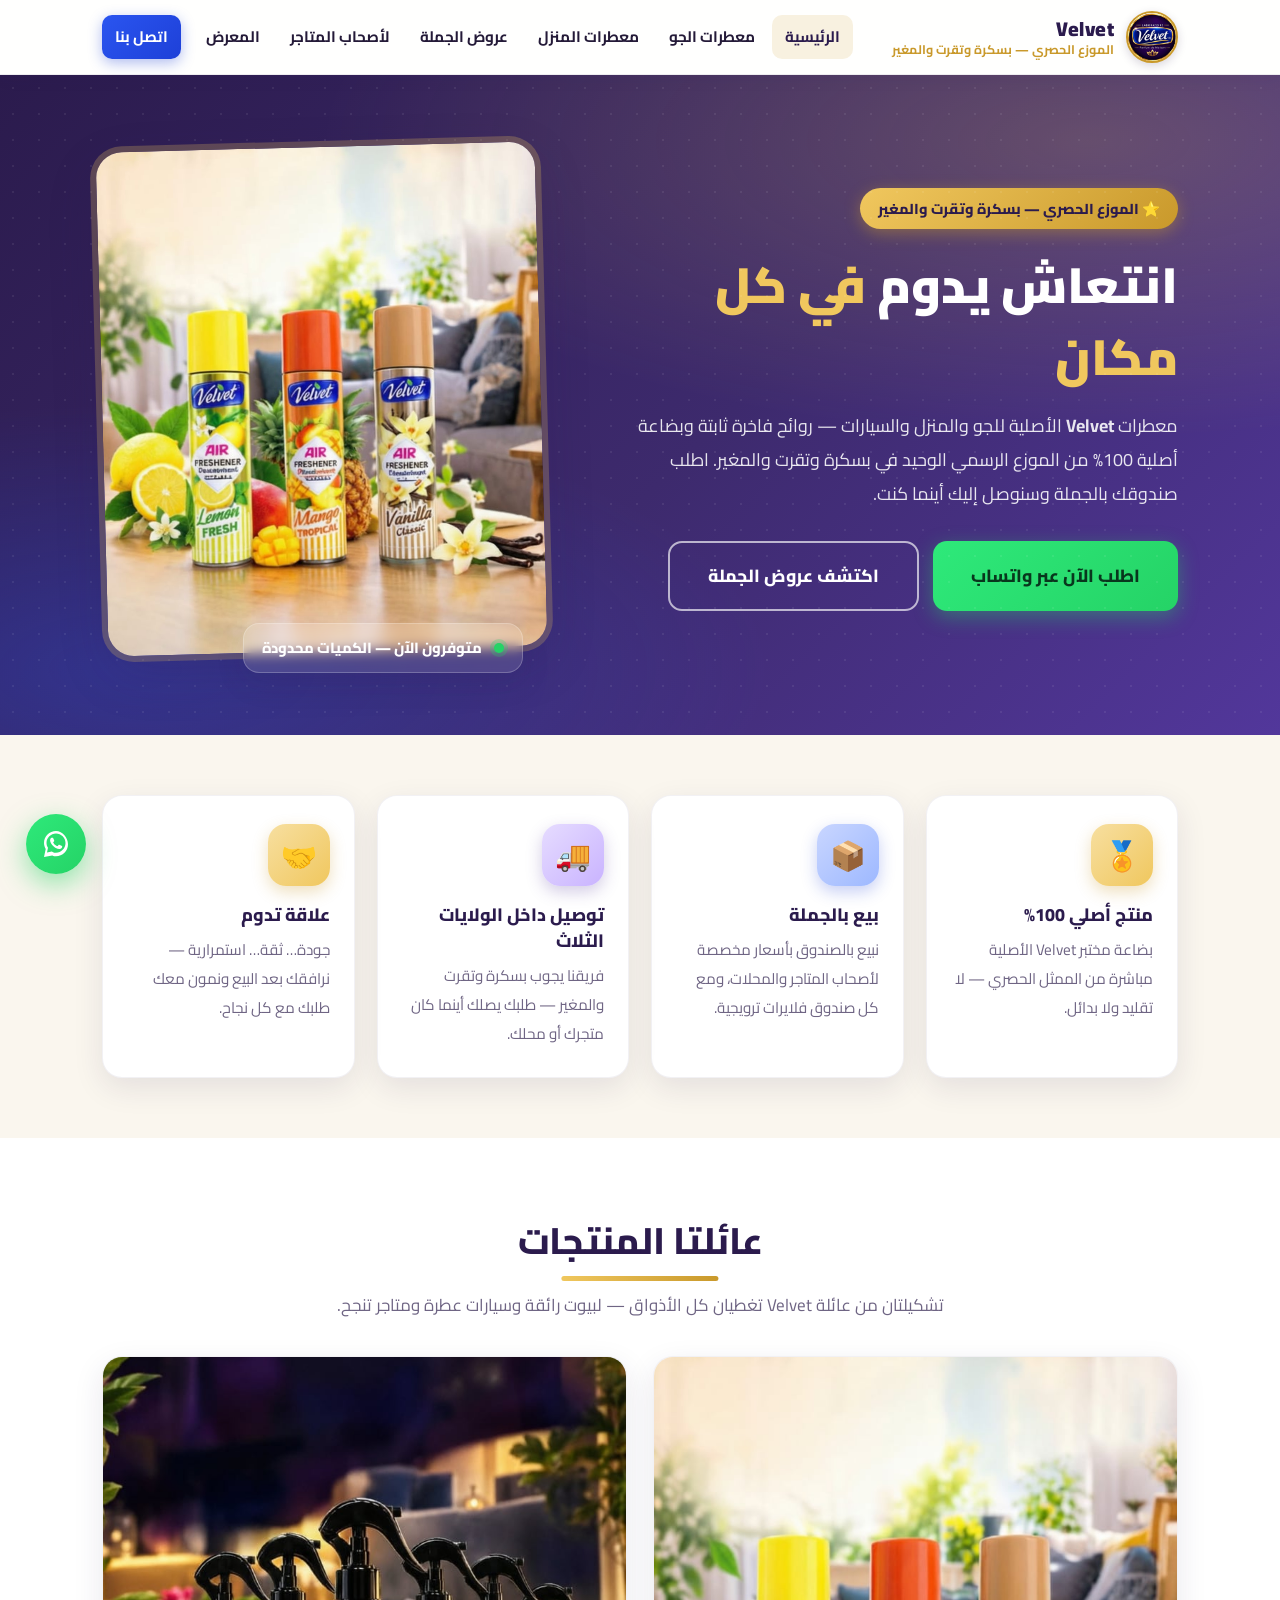
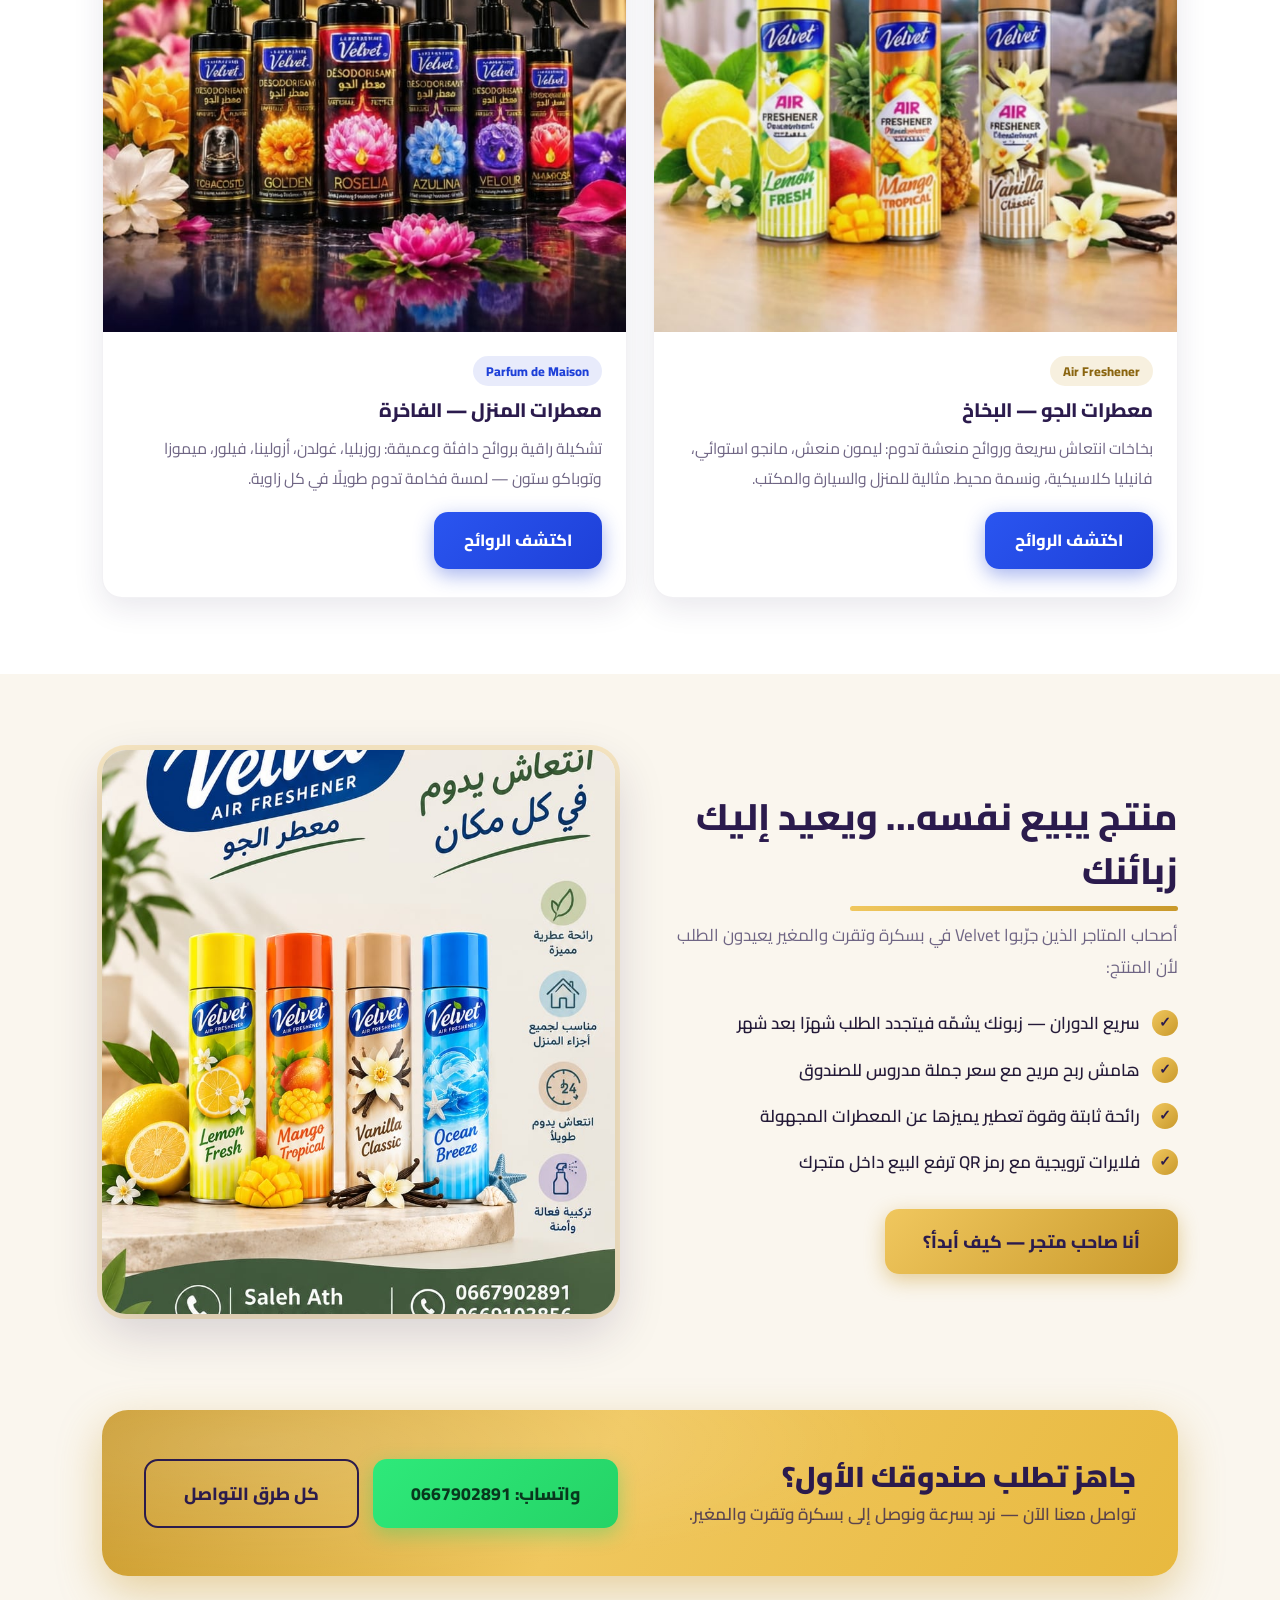
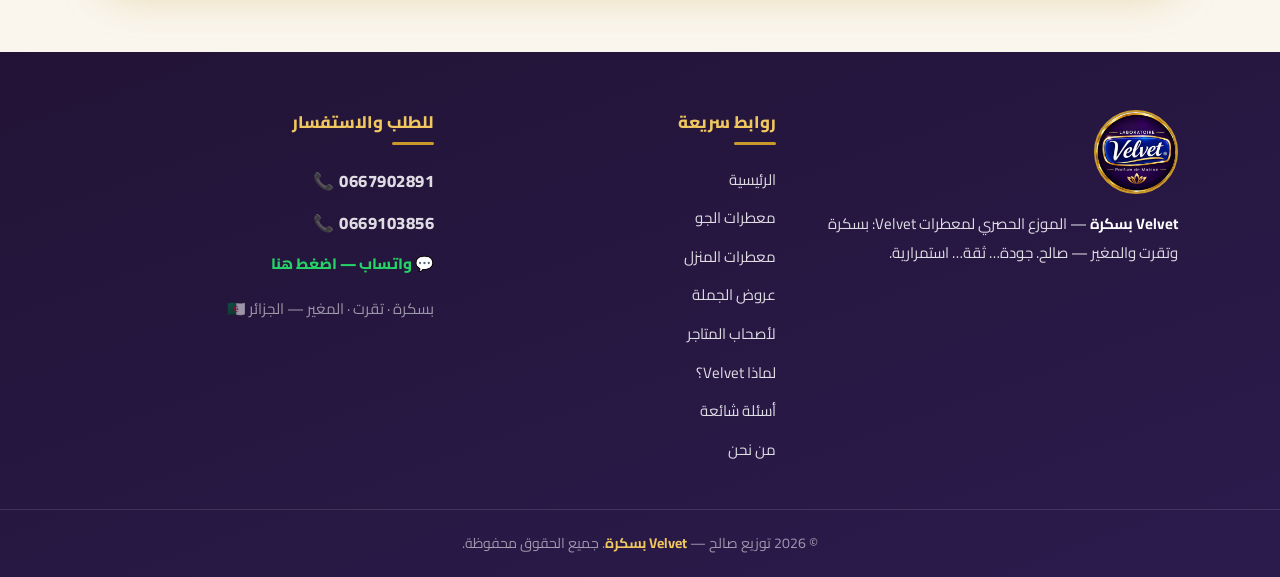
<file: index.html>
<!DOCTYPE html>
<html lang="ar" dir="rtl">
<head>
  <meta charset="UTF-8">
  <meta name="viewport" content="width=device-width, initial-scale=1.0">
  <title>Velvet بسكرة وتقرت والمغير | معطرات الجو والمنزل — الموزع الحصري صالح</title>
  <meta name="description" content="معطرات Velvet الأصلية في بسكرة وتقرت والمغير — بيع بالجملة بالصندوق للمتاجر والمحلات. انتعاش يدوم في كل مكان. تواصل مع صالح: 0667902891">
  <link rel="icon" type="image/jpeg" href="assets/img/velvet-logo.jpg">
  <link rel="preconnect" href="https://fonts.googleapis.com">
  <link rel="preconnect" href="https://fonts.gstatic.com" crossorigin>
  <link href="https://fonts.googleapis.com/css2?family=Cairo:wght@400;600;700;800;900&display=swap" rel="stylesheet">
  <link rel="stylesheet" href="css/style.css">
</head>
<body>

  <!-- ===== الترويسة ===== -->
  <header class="site-header">
    <div class="container header-inner">
      <a href="index.html" class="brand">
        <img src="assets/img/velvet-logo.jpg" alt="شعار Velvet" class="brand-logo">
        <span class="brand-text">
          <strong>Velvet</strong>
          <small>الموزع الحصري — بسكرة وتقرت والمغير</small>
        </span>
      </a>
      <nav class="main-nav" id="mainNav">
        <a href="index.html" class="active">الرئيسية</a>
        <a href="air-freshener.html">معطرات الجو</a>
        <a href="home-parfum.html">معطرات المنزل</a>
        <a href="offers.html">عروض الجملة</a>
        <a href="for-stores.html">لأصحاب المتاجر</a>
        <a href="gallery.html">المعرض</a>
        <a href="contact.html" class="nav-cta">اتصل بنا</a>
      </nav>
      <button class="nav-toggle" id="navToggle" aria-label="فتح القائمة">☰</button>
    </div>
  </header>

  <main>
    <!-- ===== الواجهة الرئيسية ===== -->
    <section class="hero">
      <div class="container hero-inner">
        <div class="hero-copy">
          <span class="hero-badge">⭐ الموزع الحصري — بسكرة وتقرت والمغير</span>
          <h1 class="hero-title">انتعاش يدوم <span class="gold">في كل مكان</span></h1>
          <p class="hero-lead">
            معطرات <strong>Velvet</strong> الأصلية للجو والمنزل والسيارات — روائح فاخرة ثابتة وبضاعة أصلية 100% من الموزع الرسمي الوحيد في بسكرة وتقرت والمغير. اطلب صندوقك بالجملة وسنوصل إليك أينما كنت.
          </p>
          <div class="hero-cta">
            <a href="https://wa.me/213667902891?text=%D9%85%D8%B1%D8%AD%D8%A8%D8%A7%20%D8%A3%D8%B1%D9%8A%D8%AF%20%D8%B7%D9%84%D8%A8%20%D9%85%D8%B9%D8%B7%D8%B1%D8%A7%D8%AA%20Velvet" class="btn btn-wa btn-lg" target="_blank" rel="noopener">
              اطلب الآن عبر واتساب
            </a>
            <a href="offers.html" class="btn btn-outline btn-lg">اكتشف عروض الجملة</a>
          </div>
        </div>
        <div class="hero-img-wrap">
          <img src="assets/img/trio-sprays.jpg" alt="معطرات Velvet للجو — ليمون، مانجو، فانيليا" class="hero-img">
          <div class="hero-strip"><span class="dot"></span> متوفرون الآن — الكميات محدودة</div>
        </div>
      </div>
    </section>

    <!-- ===== شريط الثقة ===== -->
    <section class="section" style="padding-block: 60px;">
      <div class="container">
        <div class="grid-4">
          <div class="feature reveal">
            <div class="feature-icon">🏅</div>
            <h3>منتج أصلي 100%</h3>
            <p>بضاعة مختبر Velvet الأصلية مباشرة من الممثل الحصري — لا تقليد ولا بدائل.</p>
          </div>
          <div class="feature reveal">
            <div class="feature-icon blue">📦</div>
            <h3>بيع بالجملة</h3>
            <p>نبيع بالصندوق بأسعار مخصصة لأصحاب المتاجر والمحلات، ومع كل صندوق فلايرات ترويجية.</p>
          </div>
          <div class="feature reveal">
            <div class="feature-icon purple">🚚</div>
            <h3>توصيل داخل الولايات الثلاث</h3>
            <p>فريقنا يجوب بسكرة وتقرت والمغير — طلبك يصلك أينما كان متجرك أو محلك.</p>
          </div>
          <div class="feature reveal">
            <div class="feature-icon">🤝</div>
            <h3>علاقة تدوم</h3>
            <p>جودة… ثقة… استمرارية — نرافقك بعد البيع ونمون معك طلبك مع كل نجاح.</p>
          </div>
        </div>
      </div>
    </section>

    <!-- ===== عائلتا المنتجات ===== -->
    <section class="section section-alt">
      <div class="container">
        <div class="center">
          <h2 class="section-title">عائلتا المنتجات</h2>
          <p class="section-sub">تشكيلتان من عائلة Velvet تغطيان كل الأذواق — لبيوت رائقة وسيارات عطرة ومتاجر تنجح.</p>
        </div>
        <div class="grid-2">
          <article class="card reveal">
            <img src="assets/img/trio-sprays.jpg" alt="معطرات Velvet للجو — الليمون، المانجو، الفانيليا" class="card-img">
            <div class="card-body">
              <span class="tag">Air Freshener</span>
              <h3 class="card-title">معطرات الجو — البخاخ</h3>
              <p class="card-text">
                بخاخات انتعاش سريعة وروائح منعشة تدوم: ليمون منعش، مانجو استوائي، فانيليا كلاسيكية، ونسمة محيط. مثالية للمنزل والسيارة والمكتب.
              </p>
              <a href="air-freshener.html" class="btn btn-blue">اكتشف الروائح</a>
            </div>
          </article>
          <article class="card reveal">
            <img src="assets/img/parfum-maison.jpg" alt="معطرات Velvet للمنزل — Parfum de Maison" class="card-img">
            <div class="card-body">
              <span class="tag tag-blue">Parfum de Maison</span>
              <h3 class="card-title">معطرات المنزل — الفاخرة</h3>
              <p class="card-text">
                تشكيلة راقية بروائح دافئة وعميقة: روزيليا، غولدن، أزولينا، فيلور، ميموزا وتوباكو ستون — لمسة فخامة تدوم طويلًا في كل زاوية.
              </p>
              <a href="home-parfum.html" class="btn btn-blue">اكتشف الروائح</a>
            </div>
          </article>
        </div>
      </div>
    </section>

    <!-- ===== لماذا يعود أصحاب المتاجر ===== -->
    <section class="section">
      <div class="container split">
        <div class="reveal">
          <h2 class="section-title">منتج يبيع نفسه… ويعيد إليك زبائنك</h2>
          <p class="section-sub" style="margin-bottom: 24px;">
            أصحاب المتاجر الذين جرّبوا Velvet في بسكرة وتقرت والمغير يعيدون الطلب لأن المنتج:
          </p>
          <ul class="check-list">
            <li>سريع الدوران — زبونك يشمّه فيتجدد الطلب شهرًا بعد شهر</li>
            <li>هامش ربح مريح مع سعر جملة مدروس للصندوق</li>
            <li>رائحة ثابتة وقوة تعطير يميزها عن المعطرات المجهولة</li>
            <li>فلايرات ترويجية مع رمز QR ترفع البيع داخل متجرك</li>
          </ul>
          <div style="margin-top: 30px;">
            <a href="for-stores.html" class="btn btn-gold btn-lg">أنا صاحب متجر — كيف أبدأ؟</a>
          </div>
        </div>
        <div class="split-img-wrap reveal">
          <img src="assets/img/flyer-design.jpg" alt="فلاير Velvet الترويجي — انتعاش يدوم في كل مكان" class="split-img">
        </div>
      </div>
    </section>

    <!-- ===== دعوة للطلب ===== -->
    <section class="section" style="padding-top: 20px;">
      <div class="container">
        <div class="cta-band reveal">
          <div>
            <h2>جاهز تطلب صندوقك الأول؟</h2>
            <p>تواصل معنا الآن — نرد بسرعة ونوصل إلى بسكرة وتقرت والمغير.</p>
          </div>
          <div class="cta-actions">
            <a href="https://wa.me/213667902891?text=%D9%85%D8%B1%D8%AD%D8%A8%D8%A7%20%D8%A3%D8%B1%D9%8A%D8%AF%20%D8%B7%D9%84%D8%A8%20%D9%85%D8%B9%D8%B7%D8%B1%D8%A7%D8%AA%20Velvet" class="btn btn-wa btn-lg" target="_blank" rel="noopener">واتساب: 0667902891</a>
            <a href="contact.html" class="btn btn-outline-dark btn-lg">كل طرق التواصل</a>
          </div>
        </div>
      </div>
    </section>
  </main>

  <!-- ===== التذييل ===== -->
  <footer class="site-footer">
    <div class="container footer-grid">
      <div class="footer-col">
        <img src="assets/img/velvet-logo.jpg" alt="Velvet — Parfum de Maison" class="footer-logo">
        <p><strong style="color:#fff;">Velvet بسكرة</strong> — الموزع الحصري لمعطرات Velvet: بسكرة وتقرت والمغير — صالح. جودة… ثقة… استمرارية.</p>
      </div>
      <div class="footer-col">
        <h4>روابط سريعة</h4>
        <a href="index.html">الرئيسية</a>
        <a href="air-freshener.html">معطرات الجو</a>
        <a href="home-parfum.html">معطرات المنزل</a>
        <a href="offers.html">عروض الجملة</a>
        <a href="for-stores.html">لأصحاب المتاجر</a>
        <a href="why-us.html">لماذا Velvet؟</a>
        <a href="faq.html">أسئلة شائعة</a>
        <a href="about.html">من نحن</a>
      </div>
      <div class="footer-col">
        <h4>للطلب والاستفسار</h4>
        <a class="footer-phone" href="tel:0667902891">📞 0667902891</a>
        <a class="footer-phone" href="tel:0669103856">📞 0669103856</a>
        <a class="footer-wa" href="https://wa.me/213667902891" target="_blank" rel="noopener">💬 واتساب — اضغط هنا</a>
        <p class="footer-note">بسكرة · تقرت · المغير — الجزائر 🇩🇿</p>
      </div>
    </div>
    <div class="footer-bottom">
      © <span id="year">2026</span> توزيع صالح — <span class="gold">Velvet بسكرة</span>. جميع الحقوق محفوظة.
    </div>
  </footer>

  <!-- ===== زر واتساب العائم ===== -->
  <a href="https://wa.me/213667902891" class="wa-float" target="_blank" rel="noopener" aria-label="تواصل معنا عبر واتساب">
    <svg viewBox="0 0 32 32"><path d="M16 3C9.4 3 4 8.4 4 15c0 2.1.6 4.2 1.7 6L4 29l8.2-1.6c1.2.6 2.5.9 3.8.9 6.6 0 12-5.4 12-12S22.6 3 16 3zm0 21.8c-1.2 0-2.4-.3-3.4-.9l-.7-.4-4.9 1 1-4.7-.5-.7C6.9 17.9 6.5 16.5 6.5 15 6.5 9.8 10.8 5.5 16 5.5S25.5 9.8 25.5 15 21.2 24.8 16 24.8zm5.4-7.1c-.3-.1-1.7-.9-2-1-.3-.1-.5-.1-.7.1-.2.3-.8 1-.9 1.2-.2.2-.3.2-.6.1-.3-.1-1.2-.5-2.3-1.4-.9-.8-1.4-1.7-1.6-2-.2-.3 0-.5.1-.6l.5-.6c.2-.2.2-.3.3-.5.1-.2 0-.4 0-.5 0-.1-.7-1.7-1-2.3-.3-.6-.5-.5-.7-.5h-.6c-.2 0-.5.1-.8.4-.3.3-1 1-1 2.5s1.1 2.9 1.2 3.1c.1.2 2.1 3.2 5.1 4.5.7.3 1.3.5 1.7.6.7.2 1.4.2 1.9.1.6-.1 1.7-.7 2-1.4.2-.7.2-1.3.2-1.4-.1-.1-.3-.2-.6-.3z"/></svg>
  </a>

  <script src="js/config.js"></script>
  <script src="js/main.js"></script>
</body>
</html>
</file>
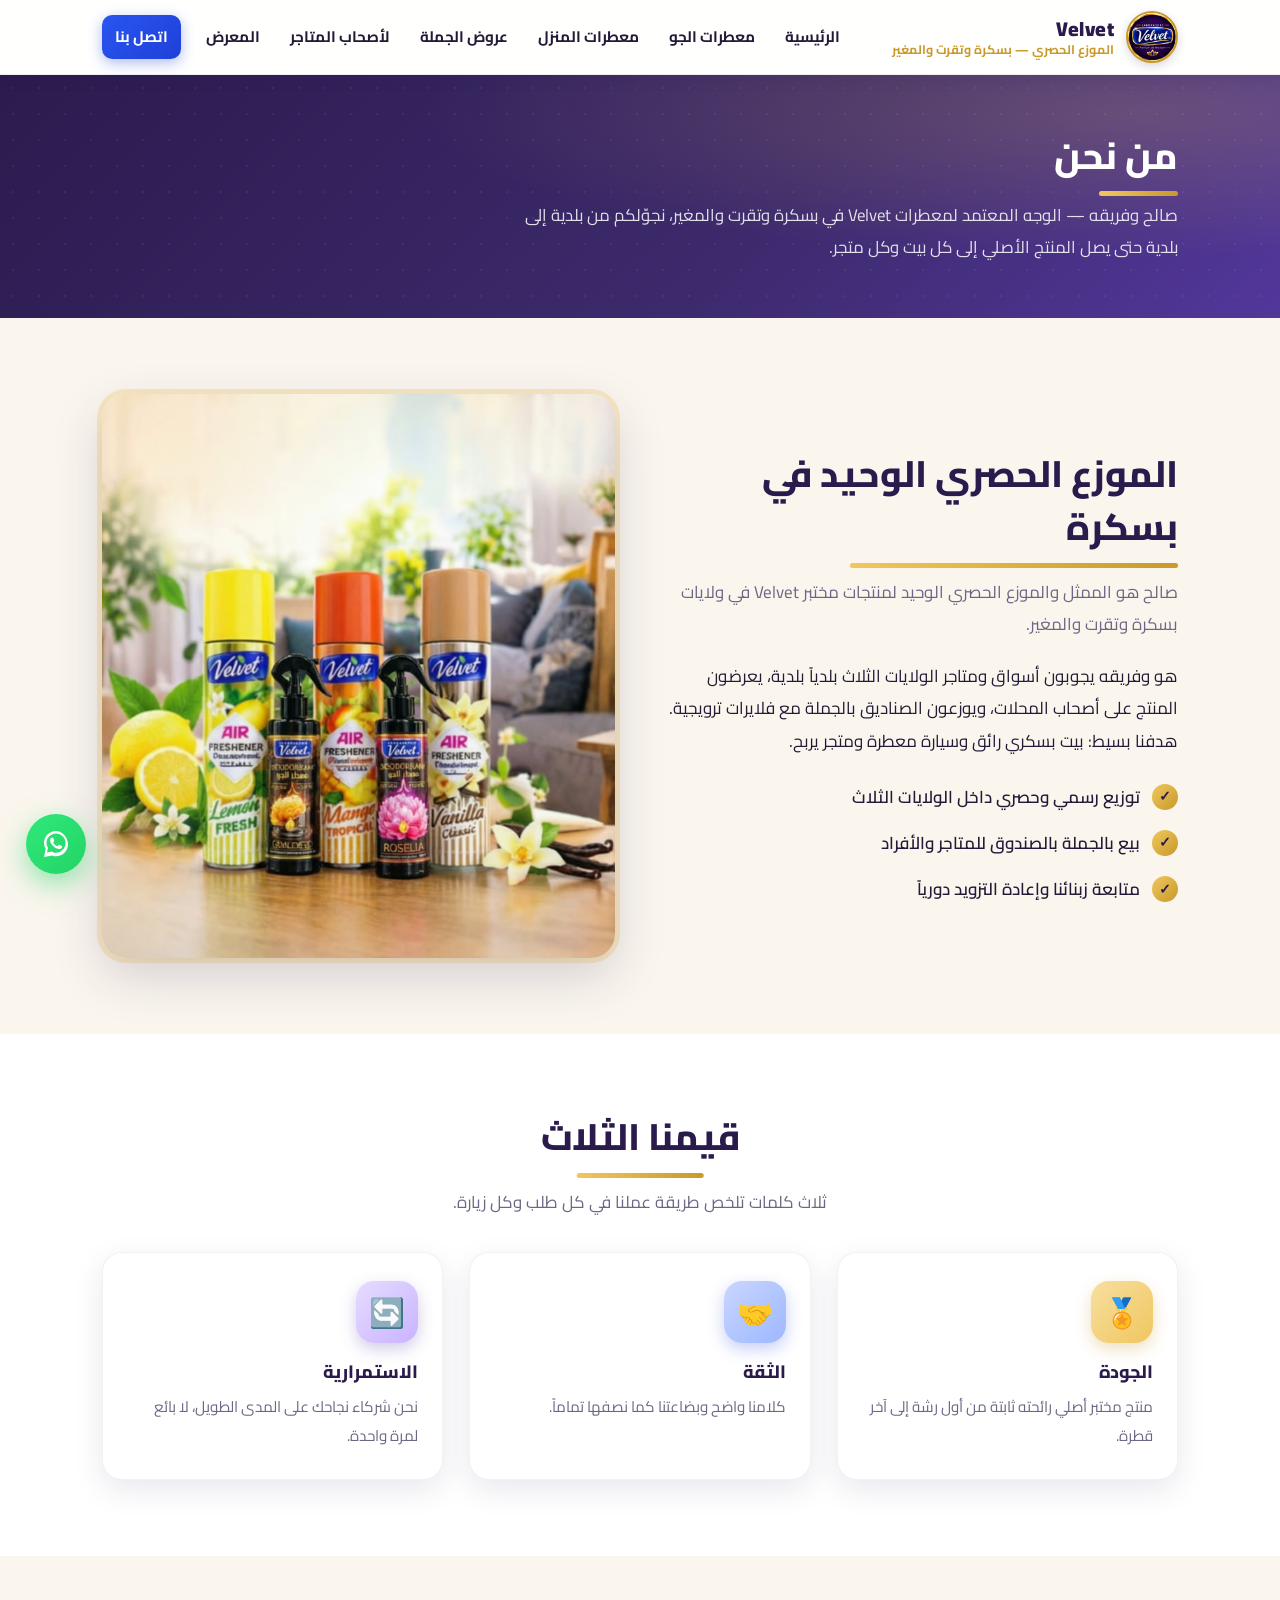
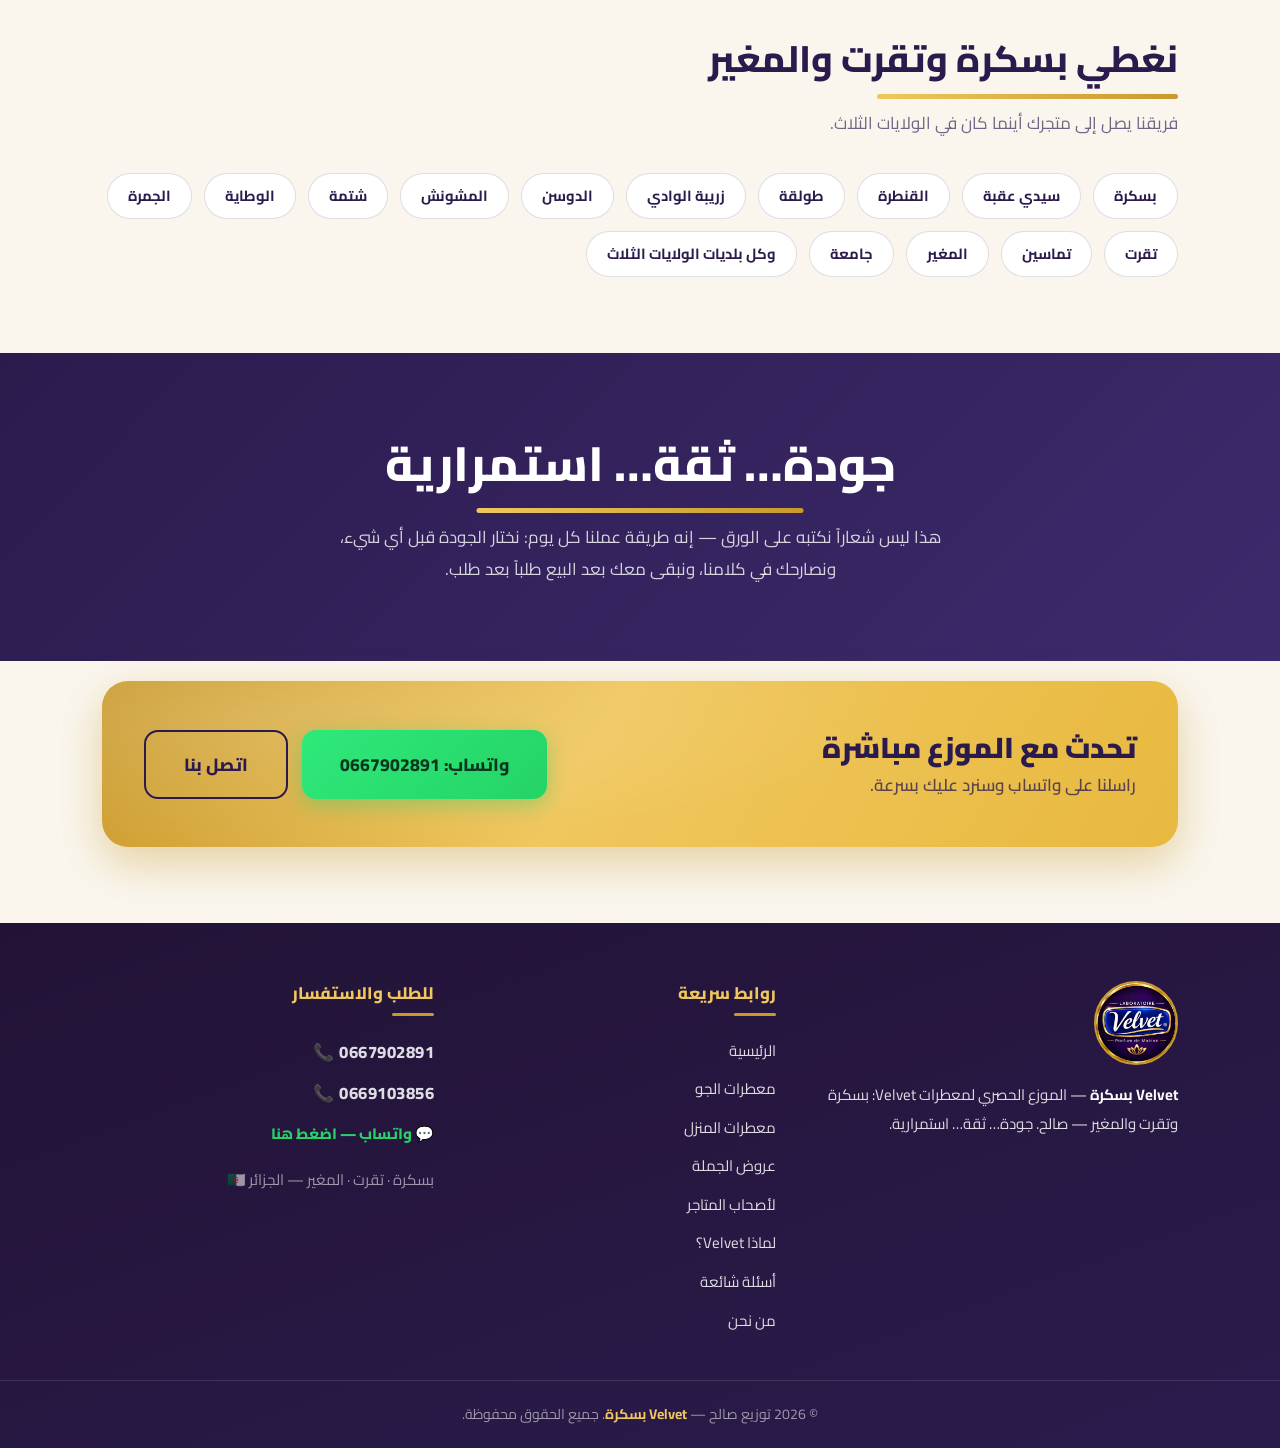
<file: about.html>
<!DOCTYPE html>
<html lang="ar" dir="rtl">
<head>
  <meta charset="UTF-8">
  <meta name="viewport" content="width=device-width, initial-scale=1.0">
  <title>من نحن | صالح — الموزع الحصري لمعطرات Velvet في بسكرة وتقرت والمغير</title>
  <meta name="description" content="تعرف على صالح وفريقه — الموزع الحصري الوحيد لمعطرات Velvet في بسكرة وتقرت والمغير. جودة… ثقة… استمرارية. 0667902891">
  <link rel="icon" type="image/jpeg" href="assets/img/velvet-logo.jpg">
  <link rel="preconnect" href="https://fonts.googleapis.com">
  <link rel="preconnect" href="https://fonts.gstatic.com" crossorigin>
  <link href="https://fonts.googleapis.com/css2?family=Cairo:wght@400;600;700;800;900&display=swap" rel="stylesheet">
  <link rel="stylesheet" href="css/style.css">
</head>
<body>

  <!-- ===== الترويسة ===== -->
  <header class="site-header">
    <div class="container header-inner">
      <a href="index.html" class="brand">
        <img src="assets/img/velvet-logo.jpg" alt="شعار Velvet" class="brand-logo">
        <span class="brand-text">
          <strong>Velvet</strong>
          <small>الموزع الحصري — بسكرة وتقرت والمغير</small>
        </span>
      </a>
      <nav class="main-nav" id="mainNav">
        <a href="index.html">الرئيسية</a>
        <a href="air-freshener.html">معطرات الجو</a>
        <a href="home-parfum.html">معطرات المنزل</a>
        <a href="offers.html">عروض الجملة</a>
        <a href="for-stores.html">لأصحاب المتاجر</a>
        <a href="gallery.html">المعرض</a>
        <a href="contact.html" class="nav-cta">اتصل بنا</a>
      </nav>
      <button class="nav-toggle" id="navToggle" aria-label="فتح القائمة">☰</button>
    </div>
  </header>

  <main>
    <!-- ===== واجهة الصفحة ===== -->
    <section class="page-hero">
      <div class="container">
        <h1 class="section-title">من نحن</h1>
        <p>صالح وفريقه — الوجه المعتمد لمعطرات Velvet في بسكرة وتقرت والمغير، نجوّلكم من بلدية إلى بلدية حتى يصل المنتج الأصلي إلى كل بيت وكل متجر.</p>
      </div>
    </section>

    <!-- ===== من هو صالح ===== -->
    <section class="section">
      <div class="container split">
        <div class="reveal">
          <h2 class="section-title">الموزع الحصري الوحيد في بسكرة</h2>
          <p class="section-sub" style="margin-bottom: 20px;">
            صالح هو الممثل والموزع الحصري الوحيد لمنتجات مختبر Velvet في ولايات بسكرة وتقرت والمغير.
          </p>
          <p>
            هو وفريقه يجوبون أسواق ومتاجر الولايات الثلاث بلدياً بلدية، يعرضون المنتج على أصحاب المحلات، ويوزعون الصناديق بالجملة مع فلايرات ترويجية.
          </p>
          <p style="margin-bottom: 24px;">
            هدفنا بسيط: بيت بسكري رائق وسيارة معطرة ومتجر يربح.
          </p>
          <ul class="check-list">
            <li>توزيع رسمي وحصري داخل الولايات الثلاث</li>
            <li>بيع بالجملة بالصندوق للمتاجر والأفراد</li>
            <li>متابعة زبنائنا وإعادة التزويد دورياً</li>
          </ul>
        </div>
        <div class="split-img-wrap reveal">
          <img src="assets/img/collection.jpg" alt="عائلتا منتجات Velvet — معطرات الجو والمنزل" class="split-img">
        </div>
      </div>
    </section>

    <!-- ===== قيمنا الثلاث ===== -->
    <section class="section section-alt">
      <div class="container">
        <div class="center">
          <h2 class="section-title">قيمنا الثلاث</h2>
          <p class="section-sub">ثلاث كلمات تلخص طريقة عملنا في كل طلب وكل زيارة.</p>
        </div>
        <div class="grid-3">
          <div class="feature reveal">
            <div class="feature-icon">🏅</div>
            <h3>الجودة</h3>
            <p>منتج مختبر أصلي رائحته ثابتة من أول رشة إلى آخر قطرة.</p>
          </div>
          <div class="feature reveal">
            <div class="feature-icon blue">🤝</div>
            <h3>الثقة</h3>
            <p>كلامنا واضح وبضاعتنا كما نصفها تماماً.</p>
          </div>
          <div class="feature reveal">
            <div class="feature-icon purple">🔄</div>
            <h3>الاستمرارية</h3>
            <p>نحن شركاء نجاحك على المدى الطويل، لا بائع لمرة واحدة.</p>
          </div>
        </div>
      </div>
    </section>

    <!-- ===== تغطية الولاية ===== -->
    <section class="section">
      <div class="container reveal">
        <h2 class="section-title">نغطي بسكرة وتقرت والمغير</h2>
        <p class="section-sub">فريقنا يصل إلى متجرك أينما كان في الولايات الثلاث.</p>
        <div class="chip-row">
          <span class="chip">بسكرة</span>
          <span class="chip">سيدي عقبة</span>
          <span class="chip">القنطرة</span>
          <span class="chip">طولقة</span>
          <span class="chip">زريبة الوادي</span>
          <span class="chip">الدوسن</span>
          <span class="chip">المشونش</span>
          <span class="chip">شتمة</span>
          <span class="chip">الوطاية</span>
          <span class="chip">الجمرة</span>
          <span class="chip">تقرت</span>
          <span class="chip">تماسين</span>
          <span class="chip">المغير</span>
          <span class="chip">جامعة</span>
          <span class="chip">وكل بلديات الولايات الثلاث</span>
        </div>
      </div>
    </section>

    <!-- ===== الشعار ===== -->
    <section class="section section-dark">
      <div class="container center reveal">
        <h2 class="section-title" style="font-size: clamp(2rem, 5vw, 3rem);">جودة… ثقة… استمرارية</h2>
        <p class="section-sub" style="margin-bottom: 0;">
          هذا ليس شعاراً نكتبه على الورق — إنه طريقة عملنا كل يوم: نختار الجودة قبل أي شيء، ونصارحك في كلامنا، ونبقى معك بعد البيع طلباً بعد طلب.
        </p>
      </div>
    </section>

    <!-- ===== دعوة للتواصل ===== -->
    <section class="section" style="padding-top: 20px;">
      <div class="container">
        <div class="cta-band reveal">
          <div>
            <h2>تحدث مع الموزع مباشرة</h2>
            <p>راسلنا على واتساب وسنرد عليك بسرعة.</p>
          </div>
          <div class="cta-actions">
            <a href="https://wa.me/213667902891" class="btn btn-wa btn-lg" target="_blank" rel="noopener">واتساب: 0667902891</a>
            <a href="contact.html" class="btn btn-outline-dark btn-lg">اتصل بنا</a>
          </div>
        </div>
      </div>
    </section>
  </main>

  <!-- ===== التذييل ===== -->
  <footer class="site-footer">
    <div class="container footer-grid">
      <div class="footer-col">
        <img src="assets/img/velvet-logo.jpg" alt="Velvet — Parfum de Maison" class="footer-logo">
        <p><strong style="color:#fff;">Velvet بسكرة</strong> — الموزع الحصري لمعطرات Velvet: بسكرة وتقرت والمغير — صالح. جودة… ثقة… استمرارية.</p>
      </div>
      <div class="footer-col">
        <h4>روابط سريعة</h4>
        <a href="index.html">الرئيسية</a>
        <a href="air-freshener.html">معطرات الجو</a>
        <a href="home-parfum.html">معطرات المنزل</a>
        <a href="offers.html">عروض الجملة</a>
        <a href="for-stores.html">لأصحاب المتاجر</a>
        <a href="why-us.html">لماذا Velvet؟</a>
        <a href="faq.html">أسئلة شائعة</a>
        <a href="about.html">من نحن</a>
      </div>
      <div class="footer-col">
        <h4>للطلب والاستفسار</h4>
        <a class="footer-phone" href="tel:0667902891">📞 0667902891</a>
        <a class="footer-phone" href="tel:0669103856">📞 0669103856</a>
        <a class="footer-wa" href="https://wa.me/213667902891" target="_blank" rel="noopener">💬 واتساب — اضغط هنا</a>
        <p class="footer-note">بسكرة · تقرت · المغير — الجزائر 🇩🇿</p>
      </div>
    </div>
    <div class="footer-bottom">
      © <span id="year">2026</span> توزيع صالح — <span class="gold">Velvet بسكرة</span>. جميع الحقوق محفوظة.
    </div>
  </footer>

  <!-- ===== زر واتساب العائم ===== -->
  <a href="https://wa.me/213667902891" class="wa-float" target="_blank" rel="noopener" aria-label="تواصل معنا عبر واتساب">
    <svg viewBox="0 0 32 32"><path d="M16 3C9.4 3 4 8.4 4 15c0 2.1.6 4.2 1.7 6L4 29l8.2-1.6c1.2.6 2.5.9 3.8.9 6.6 0 12-5.4 12-12S22.6 3 16 3zm0 21.8c-1.2 0-2.4-.3-3.4-.9l-.7-.4-4.9 1 1-4.7-.5-.7C6.9 17.9 6.5 16.5 6.5 15 6.5 9.8 10.8 5.5 16 5.5S25.5 9.8 25.5 15 21.2 24.8 16 24.8zm5.4-7.1c-.3-.1-1.7-.9-2-1-.3-.1-.5-.1-.7.1-.2.3-.8 1-.9 1.2-.2.2-.3.2-.6.1-.3-.1-1.2-.5-2.3-1.4-.9-.8-1.4-1.7-1.6-2-.2-.3 0-.5.1-.6l.5-.6c.2-.2.2-.3.3-.5.1-.2 0-.4 0-.5 0-.1-.7-1.7-1-2.3-.3-.6-.5-.5-.7-.5h-.6c-.2 0-.5.1-.8.4-.3.3-1 1-1 2.5s1.1 2.9 1.2 3.1c.1.2 2.1 3.2 5.1 4.5.7.3 1.3.5 1.7.6.7.2 1.4.2 1.9.1.6-.1 1.7-.7 2-1.4.2-.7.2-1.3.2-1.4-.1-.1-.3-.2-.6-.3z"/></svg>
  </a>

  <script src="js/config.js"></script>
  <script src="js/main.js"></script>
</body>
</html>
</file>
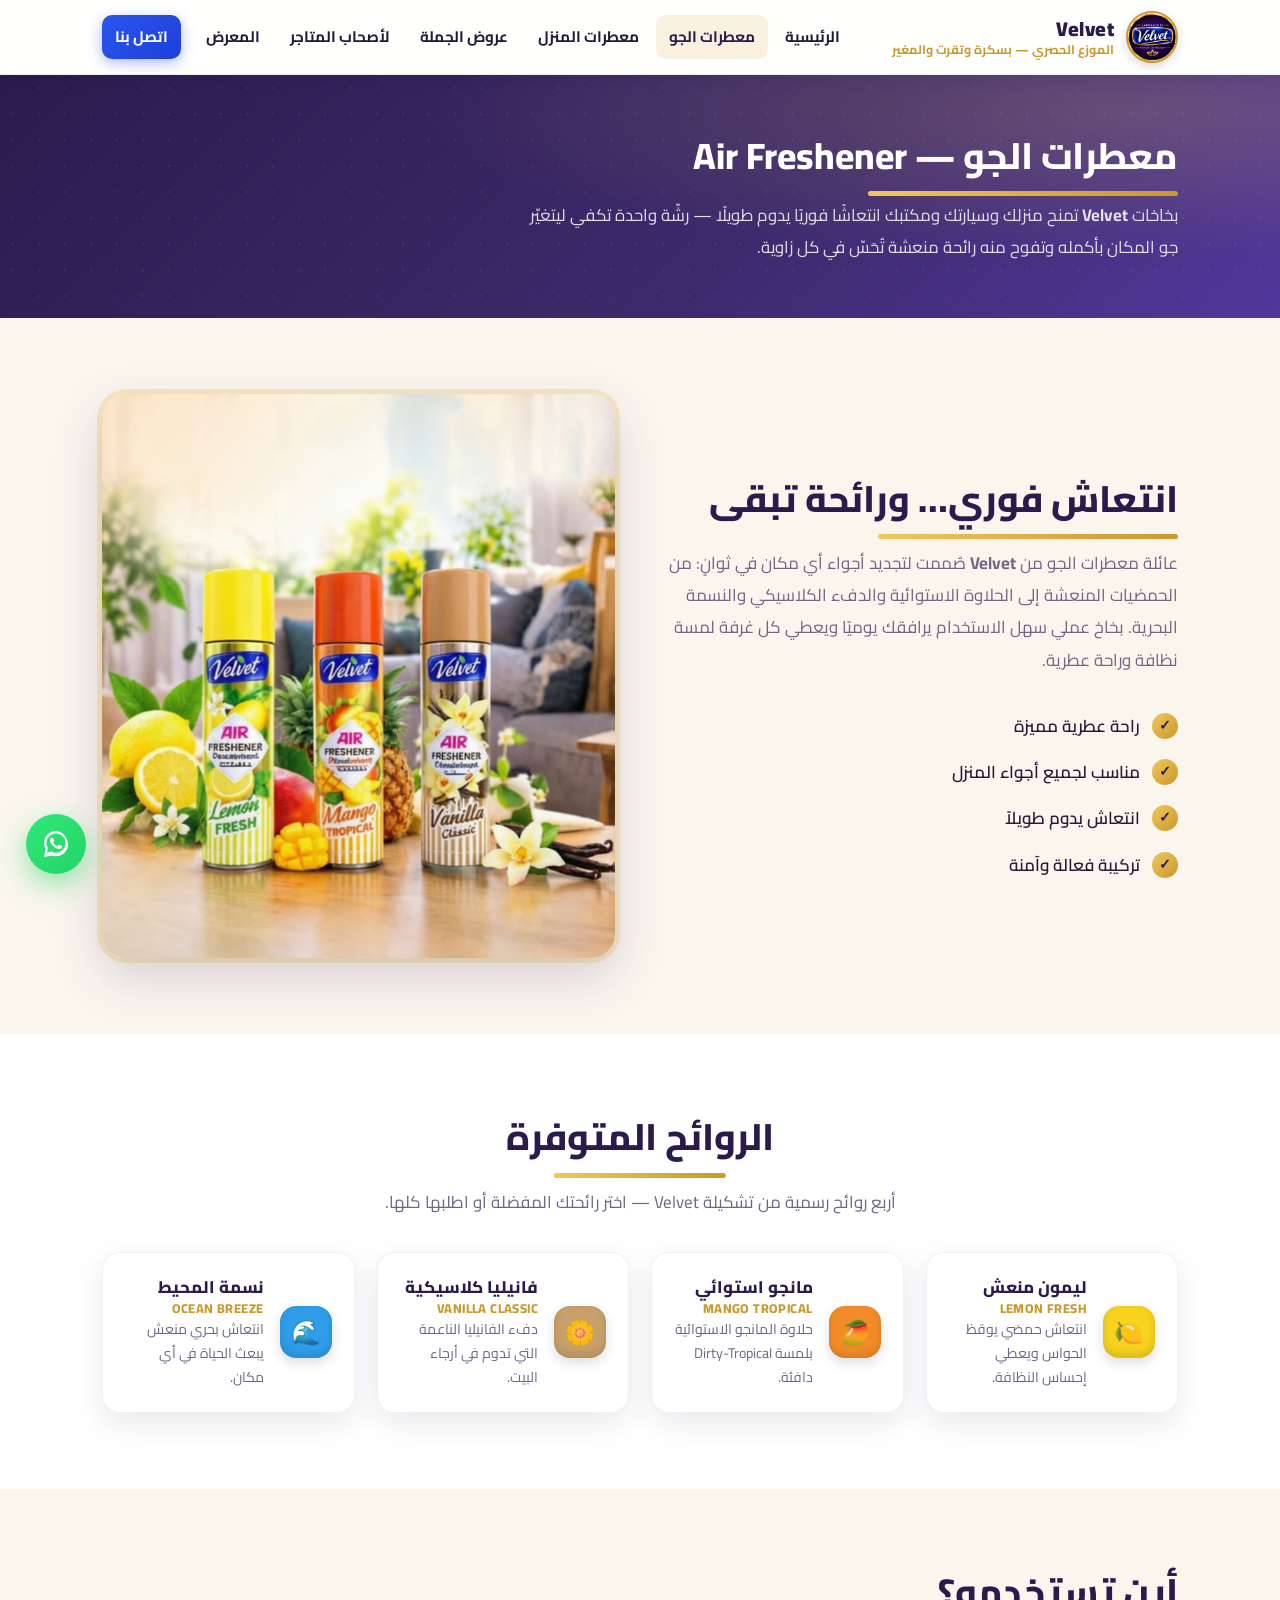
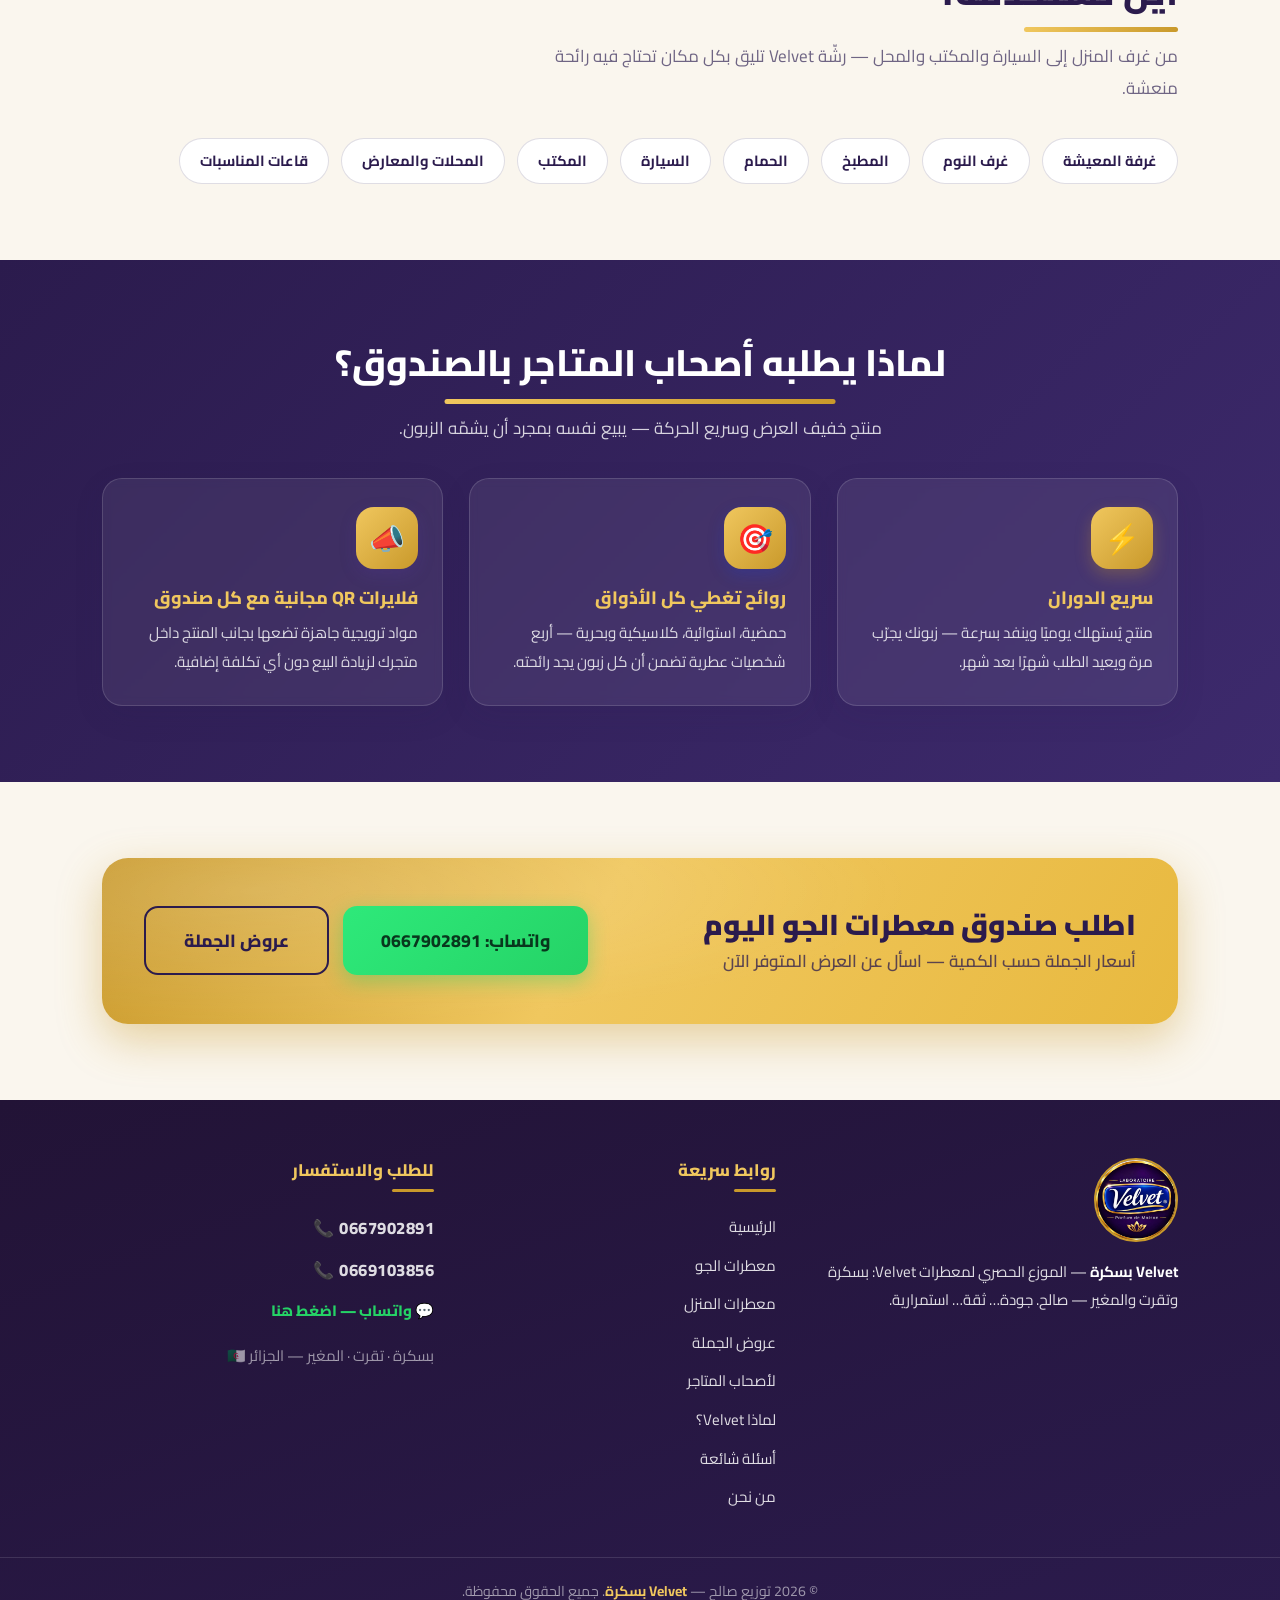
<file: air-freshener.html>
<!DOCTYPE html>
<html lang="ar" dir="rtl">
<head>
  <meta charset="UTF-8">
  <meta name="viewport" content="width=device-width, initial-scale=1.0">
  <title>معطرات الجو Velvet | ليمون، مانجو، فانيليا، محيط — بسكرة</title>
  <meta name="description" content="بخاخات معطرات الجو Velvet الأصلية — ليمون منعش، مانجو استوائي، فانيليا كلاسيكية، نسمة المحيط. بيع بالجملة في بسكرة وتقرت والمغير: 0667902891">
  <link rel="icon" type="image/jpeg" href="assets/img/velvet-logo.jpg">
  <link rel="preconnect" href="https://fonts.googleapis.com">
  <link rel="preconnect" href="https://fonts.gstatic.com" crossorigin>
  <link href="https://fonts.googleapis.com/css2?family=Cairo:wght@400;600;700;800;900&display=swap" rel="stylesheet">
  <link rel="stylesheet" href="css/style.css">
</head>
<body>

  <!-- ===== الترويسة ===== -->
  <header class="site-header">
    <div class="container header-inner">
      <a href="index.html" class="brand">
        <img src="assets/img/velvet-logo.jpg" alt="شعار Velvet" class="brand-logo">
        <span class="brand-text">
          <strong>Velvet</strong>
          <small>الموزع الحصري — بسكرة وتقرت والمغير</small>
        </span>
      </a>
      <nav class="main-nav" id="mainNav">
        <a href="index.html">الرئيسية</a>
        <a href="air-freshener.html" class="active">معطرات الجو</a>
        <a href="home-parfum.html">معطرات المنزل</a>
        <a href="offers.html">عروض الجملة</a>
        <a href="for-stores.html">لأصحاب المتاجر</a>
        <a href="gallery.html">المعرض</a>
        <a href="contact.html" class="nav-cta">اتصل بنا</a>
      </nav>
      <button class="nav-toggle" id="navToggle" aria-label="فتح القائمة">☰</button>
    </div>
  </header>

  <main>
    <!-- ===== واجهة الصفحة ===== -->
    <section class="page-hero">
      <div class="container">
        <h1 class="section-title">معطرات الجو — Air Freshener</h1>
        <p>
          بخاخات <strong>Velvet</strong> تمنح منزلك وسيارتك ومكتبك انتعاشًا فوريًا يدوم طويلًا — رشّة واحدة تكفي ليتغيّر جو المكان بأكمله وتفوح منه رائحة منعشة تُحَسّ في كل زاوية.
        </p>
      </div>
    </section>

    <!-- ===== تعريف بالمنتج ===== -->
    <section class="section">
      <div class="container split">
        <div class="reveal">
          <h2 class="section-title">انتعاش فوري… ورائحة تبقى</h2>
          <p class="section-sub">
            عائلة معطرات الجو من <strong>Velvet</strong> صُممت لتجديد أجواء أي مكان في ثوانٍ: من الحمضيات المنعشة إلى الحلاوة الاستوائية والدفء الكلاسيكي والنسمة البحرية. بخاخ عملي سهل الاستخدام يرافقك يوميًا ويعطي كل غرفة لمسة نظافة وراحة عطرية.
          </p>
          <ul class="check-list">
            <li>راحة عطرية مميزة</li>
            <li>مناسب لجميع أجواء المنزل</li>
            <li>انتعاش يدوم طويلاً</li>
            <li>تركيبة فعالة وآمنة</li>
          </ul>
        </div>
        <div class="split-img-wrap reveal">
          <img src="assets/img/trio-sprays.jpg" alt="بخاخات معطرات الجو Velvet — ليمون، مانجو، فانيليا" class="split-img">
        </div>
      </div>
    </section>

    <!-- ===== الروائح المتوفرة ===== -->
    <section class="section section-alt">
      <div class="container">
        <div class="center">
          <h2 class="section-title">الروائح المتوفرة</h2>
          <p class="section-sub">أربع روائح رسمية من تشكيلة Velvet — اختر رائحتك المفضلة أو اطلبها كلها.</p>
        </div>
        <div class="grid-4">
          <div class="scent-card reveal">
            <div class="scent-dot" style="background:#f7d21e">🍋</div>
            <div>
              <h3>ليمون منعش <small>LEMON FRESH</small></h3>
              <p>انتعاش حمضي يوقظ الحواس ويعطي إحساس النظافة.</p>
            </div>
          </div>
          <div class="scent-card reveal">
            <div class="scent-dot" style="background:#f28c28">🥭</div>
            <div>
              <h3>مانجو استوائي <small>MANGO TROPICAL</small></h3>
              <p>حلاوة المانجو الاستوائية بلمسة Dirty-Tropical دافئة.</p>
            </div>
          </div>
          <div class="scent-card reveal">
            <div class="scent-dot" style="background:#c8a06a">🌼</div>
            <div>
              <h3>فانيليا كلاسيكية <small>VANILLA CLASSIC</small></h3>
              <p>دفء الفانيليا الناعمة التي تدوم في أرجاء البيت.</p>
            </div>
          </div>
          <div class="scent-card reveal">
            <div class="scent-dot" style="background:#2f9de8">🌊</div>
            <div>
              <h3>نسمة المحيط <small>OCEAN BREEZE</small></h3>
              <p>انتعاش بحري منعش يبعث الحياة في أي مكان.</p>
            </div>
          </div>
        </div>
      </div>
    </section>

    <!-- ===== أين تستخدمه ===== -->
    <section class="section">
      <div class="container">
        <h2 class="section-title">أين تستخدمه؟</h2>
        <p class="section-sub">من غرف المنزل إلى السيارة والمكتب والمحل — رشّة Velvet تليق بكل مكان تحتاج فيه رائحة منعشة.</p>
        <div class="chip-row reveal">
          <span class="chip">غرفة المعيشة</span>
          <span class="chip">غرف النوم</span>
          <span class="chip">المطبخ</span>
          <span class="chip">الحمام</span>
          <span class="chip">السيارة</span>
          <span class="chip">المكتب</span>
          <span class="chip">المحلات والمعارض</span>
          <span class="chip">قاعات المناسبات</span>
        </div>
      </div>
    </section>

    <!-- ===== لماذا يطلبه أصحاب المتاجر ===== -->
    <section class="section section-dark">
      <div class="container">
        <div class="center">
          <h2 class="section-title">لماذا يطلبه أصحاب المتاجر بالصندوق؟</h2>
          <p class="section-sub">منتج خفيف العرض وسريع الحركة — يبيع نفسه بمجرد أن يشمّه الزبون.</p>
        </div>
        <div class="grid-3">
          <div class="feature reveal">
            <div class="feature-icon">⚡</div>
            <h3>سريع الدوران</h3>
            <p>منتج يُستهلك يوميًا وينفد بسرعة — زبونك يجرّب مرة ويعيد الطلب شهرًا بعد شهر.</p>
          </div>
          <div class="feature reveal">
            <div class="feature-icon blue">🎯</div>
            <h3>روائح تغطي كل الأذواق</h3>
            <p>حمضية، استوائية، كلاسيكية وبحرية — أربع شخصيات عطرية تضمن أن كل زبون يجد رائحته.</p>
          </div>
          <div class="feature reveal">
            <div class="feature-icon purple">📣</div>
            <h3>فلايرات QR مجانية مع كل صندوق</h3>
            <p>مواد ترويجية جاهزة تضعها بجانب المنتج داخل متجرك لزيادة البيع دون أي تكلفة إضافية.</p>
          </div>
        </div>
      </div>
    </section>

    <!-- ===== دعوة للطلب ===== -->
    <section class="section">
      <div class="container">
        <div class="cta-band reveal">
          <div>
            <h2>اطلب صندوق معطرات الجو اليوم</h2>
            <p>أسعار الجملة حسب الكمية — اسأل عن العرض المتوفر الآن</p>
          </div>
          <div class="cta-actions">
            <a href="https://wa.me/213667902891?text=%D9%85%D8%B1%D8%AD%D8%A8%D8%A7%20%D8%A3%D8%B1%D9%8A%D8%AF%20%D8%B7%D9%84%D8%A8%20%D9%85%D8%B9%D8%B7%D8%B1%D8%A7%D8%AA%20Velvet" class="btn btn-wa btn-lg" target="_blank" rel="noopener">واتساب: 0667902891</a>
            <a href="offers.html" class="btn btn-outline-dark btn-lg">عروض الجملة</a>
          </div>
        </div>
      </div>
    </section>
  </main>

  <!-- ===== التذييل ===== -->
  <footer class="site-footer">
    <div class="container footer-grid">
      <div class="footer-col">
        <img src="assets/img/velvet-logo.jpg" alt="Velvet — Parfum de Maison" class="footer-logo">
        <p><strong style="color:#fff;">Velvet بسكرة</strong> — الموزع الحصري لمعطرات Velvet: بسكرة وتقرت والمغير — صالح. جودة… ثقة… استمرارية.</p>
      </div>
      <div class="footer-col">
        <h4>روابط سريعة</h4>
        <a href="index.html">الرئيسية</a>
        <a href="air-freshener.html">معطرات الجو</a>
        <a href="home-parfum.html">معطرات المنزل</a>
        <a href="offers.html">عروض الجملة</a>
        <a href="for-stores.html">لأصحاب المتاجر</a>
        <a href="why-us.html">لماذا Velvet؟</a>
        <a href="faq.html">أسئلة شائعة</a>
        <a href="about.html">من نحن</a>
      </div>
      <div class="footer-col">
        <h4>للطلب والاستفسار</h4>
        <a class="footer-phone" href="tel:0667902891">📞 0667902891</a>
        <a class="footer-phone" href="tel:0669103856">📞 0669103856</a>
        <a class="footer-wa" href="https://wa.me/213667902891" target="_blank" rel="noopener">💬 واتساب — اضغط هنا</a>
        <p class="footer-note">بسكرة · تقرت · المغير — الجزائر 🇩🇿</p>
      </div>
    </div>
    <div class="footer-bottom">
      © <span id="year">2026</span> توزيع صالح — <span class="gold">Velvet بسكرة</span>. جميع الحقوق محفوظة.
    </div>
  </footer>

  <!-- ===== زر واتساب العائم ===== -->
  <a href="https://wa.me/213667902891" class="wa-float" target="_blank" rel="noopener" aria-label="تواصل معنا عبر واتساب">
    <svg viewBox="0 0 32 32"><path d="M16 3C9.4 3 4 8.4 4 15c0 2.1.6 4.2 1.7 6L4 29l8.2-1.6c1.2.6 2.5.9 3.8.9 6.6 0 12-5.4 12-12S22.6 3 16 3zm0 21.8c-1.2 0-2.4-.3-3.4-.9l-.7-.4-4.9 1 1-4.7-.5-.7C6.9 17.9 6.5 16.5 6.5 15 6.5 9.8 10.8 5.5 16 5.5S25.5 9.8 25.5 15 21.2 24.8 16 24.8zm5.4-7.1c-.3-.1-1.7-.9-2-1-.3-.1-.5-.1-.7.1-.2.3-.8 1-.9 1.2-.2.2-.3.2-.6.1-.3-.1-1.2-.5-2.3-1.4-.9-.8-1.4-1.7-1.6-2-.2-.3 0-.5.1-.6l.5-.6c.2-.2.2-.3.3-.5.1-.2 0-.4 0-.5 0-.1-.7-1.7-1-2.3-.3-.6-.5-.5-.7-.5h-.6c-.2 0-.5.1-.8.4-.3.3-1 1-1 2.5s1.1 2.9 1.2 3.1c.1.2 2.1 3.2 5.1 4.5.7.3 1.3.5 1.7.6.7.2 1.4.2 1.9.1.6-.1 1.7-.7 2-1.4.2-.7.2-1.3.2-1.4-.1-.1-.3-.2-.6-.3z"/></svg>
  </a>

  <script src="js/config.js"></script>
  <script src="js/main.js"></script>
</body>
</html>
</file>
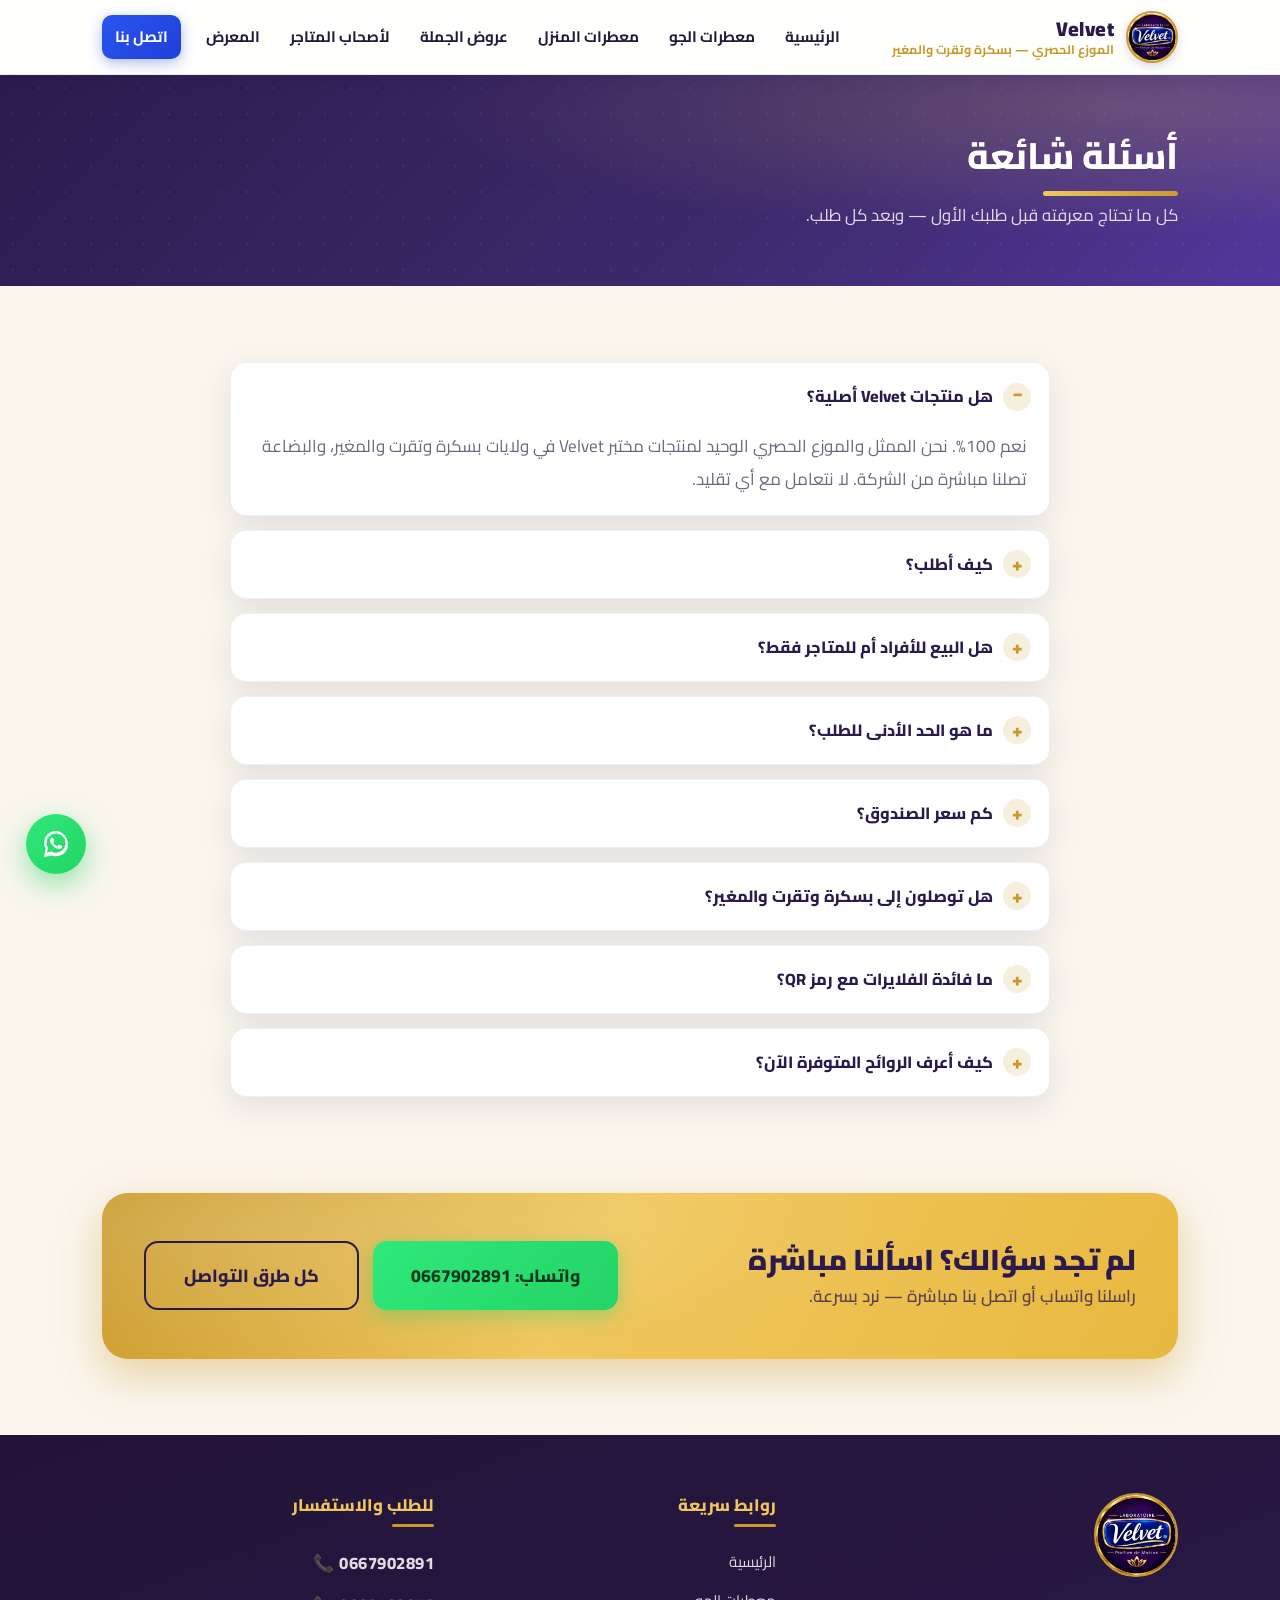
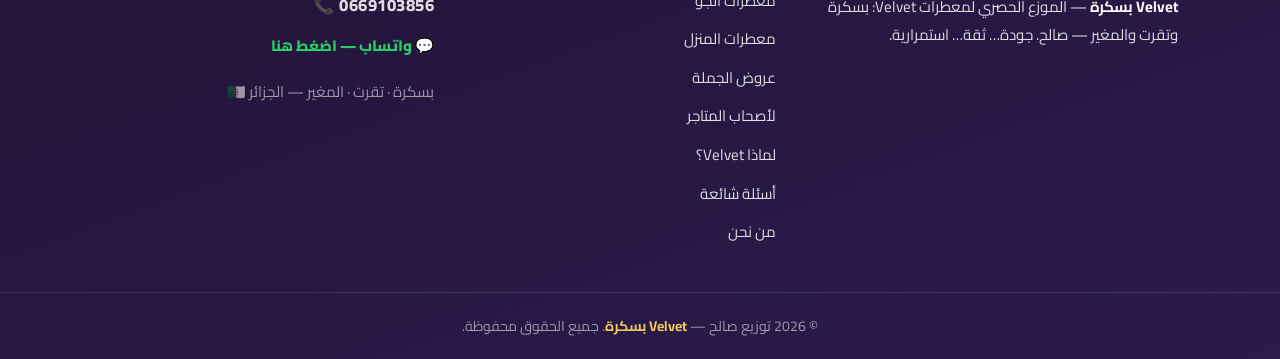
<file: faq.html>
<!DOCTYPE html>
<html lang="ar" dir="rtl">
<head>
  <meta charset="UTF-8">
  <meta name="viewport" content="width=device-width, initial-scale=1.0">
  <title>أسئلة شائعة | كل ما تريد معرفته عن طلب معطرات Velvet — بسكرة</title>
  <meta name="description" content="هل منتج Velvet أصلي؟ كيف أطلب بالجملة؟ هل يوجد توصيل للولايات الثلاث؟ إجابات واضحة عن كل أسئلتك. صالح: 0667902891">
  <link rel="icon" type="image/jpeg" href="assets/img/velvet-logo.jpg">
  <link rel="preconnect" href="https://fonts.googleapis.com">
  <link rel="preconnect" href="https://fonts.gstatic.com" crossorigin>
  <link href="https://fonts.googleapis.com/css2?family=Cairo:wght@400;600;700;800;900&display=swap" rel="stylesheet">
  <link rel="stylesheet" href="css/style.css">
</head>
<body>

  <!-- ===== الترويسة ===== -->
  <header class="site-header">
    <div class="container header-inner">
      <a href="index.html" class="brand">
        <img src="assets/img/velvet-logo.jpg" alt="شعار Velvet" class="brand-logo">
        <span class="brand-text">
          <strong>Velvet</strong>
          <small>الموزع الحصري — بسكرة وتقرت والمغير</small>
        </span>
      </a>
      <nav class="main-nav" id="mainNav">
        <a href="index.html">الرئيسية</a>
        <a href="air-freshener.html">معطرات الجو</a>
        <a href="home-parfum.html">معطرات المنزل</a>
        <a href="offers.html">عروض الجملة</a>
        <a href="for-stores.html">لأصحاب المتاجر</a>
        <a href="gallery.html">المعرض</a>
        <a href="contact.html" class="nav-cta active">اتصل بنا</a>
      </nav>
      <button class="nav-toggle" id="navToggle" aria-label="فتح القائمة">☰</button>
    </div>
  </header>

  <main>
    <!-- ===== واجهة الصفحة ===== -->
    <section class="page-hero">
      <div class="container">
        <h1 class="section-title">أسئلة شائعة</h1>
        <p>كل ما تحتاج معرفته قبل طلبك الأول — وبعد كل طلب.</p>
      </div>
    </section>

    <!-- ===== الأسئلة ===== -->
    <section class="section">
      <div class="container">
        <div class="faq">
          <details class="faq-item reveal" open>
            <summary>هل منتجات Velvet أصلية؟</summary>
            <div class="faq-body">
              نعم 100%. نحن الممثل والموزع الحصري الوحيد لمنتجات مختبر Velvet في ولايات بسكرة وتقرت والمغير، والبضاعة تصلنا مباشرة من الشركة. لا نتعامل مع أي تقليد.
            </div>
          </details>
          <details class="faq-item reveal">
            <summary>كيف أطلب؟</summary>
            <div class="faq-body">
              الأسرع هو واتساب: اضغط زر الواتساب في أي صفحة، أو اتصل على 0667902891 أو 0669103856 ونعطيك كل التفاصيل.
            </div>
          </details>
          <details class="faq-item reveal">
            <summary>هل البيع للأفراد أم للمتاجر فقط؟</summary>
            <div class="faq-body">
              للاثنين معاً. أصحاب المحلات يشترون بالصندوق بأسعار الجملة، والأفراد يمكنهم الطلب أيضاً.
            </div>
          </details>
          <details class="faq-item reveal">
            <summary>ما هو الحد الأدنى للطلب؟</summary>
            <div class="faq-body">
              نبيع عادة بالصندوق لأنه الخيار الأنسب للمتاجر — راسلنا على واتساب وسنشرح لك الخيارات المتوفرة حالياً.
            </div>
          </details>
          <details class="faq-item reveal">
            <summary>كم سعر الصندوق؟</summary>
            <div class="faq-body">
              الأسعار تختلف حسب النوع والكمية والعروض الجارية. تواصل معنا مباشرة وستحصل على عرض سعر فوري وواضح بدون أي التزام.
            </div>
          </details>
          <details class="faq-item reveal">
            <summary>هل توصلون إلى بسكرة وتقرت والمغير؟</summary>
            <div class="faq-body">
              نعم، فريقنا يجوب بلديات بسكرة وتقرت والمغير بانتظام ويوصل الطلب إلى متجرك أو منزلك.
            </div>
          </details>
          <details class="faq-item reveal">
            <summary>ما فائدة الفلايرات مع رمز QR؟</summary>
            <div class="faq-body">
              مع كل صندوق توزع فلايرات ترويجية تحمل رمز QR يفتح هذا الموقع مباشرة — ضعها في متجرك فيتعرف زبائنك على المنتج ويطلب أكثر.
            </div>
          </details>
          <details class="faq-item reveal">
            <summary>كيف أعرف الروائح المتوفرة الآن؟</summary>
            <div class="faq-body">
              المتوفر يتغير باستمرار. راسلنا واتساب وسنرسل لك قائمة الروائح المتاحة اليوم فوراً.
            </div>
          </details>
        </div>
      </div>
    </section>

    <!-- ===== دعوة للتواصل ===== -->
    <section class="section" style="padding-top: 20px;">
      <div class="container">
        <div class="cta-band reveal">
          <div>
            <h2>لم تجد سؤالك؟ اسألنا مباشرة</h2>
            <p>راسلنا واتساب أو اتصل بنا مباشرة — نرد بسرعة.</p>
          </div>
          <div class="cta-actions">
            <a href="https://wa.me/213667902891" class="btn btn-wa btn-lg" target="_blank" rel="noopener">واتساب: 0667902891</a>
            <a href="contact.html" class="btn btn-outline-dark btn-lg">كل طرق التواصل</a>
          </div>
        </div>
      </div>
    </section>
  </main>

  <!-- ===== التذييل ===== -->
  <footer class="site-footer">
    <div class="container footer-grid">
      <div class="footer-col">
        <img src="assets/img/velvet-logo.jpg" alt="Velvet — Parfum de Maison" class="footer-logo">
        <p><strong style="color:#fff;">Velvet بسكرة</strong> — الموزع الحصري لمعطرات Velvet: بسكرة وتقرت والمغير — صالح. جودة… ثقة… استمرارية.</p>
      </div>
      <div class="footer-col">
        <h4>روابط سريعة</h4>
        <a href="index.html">الرئيسية</a>
        <a href="air-freshener.html">معطرات الجو</a>
        <a href="home-parfum.html">معطرات المنزل</a>
        <a href="offers.html">عروض الجملة</a>
        <a href="for-stores.html">لأصحاب المتاجر</a>
        <a href="why-us.html">لماذا Velvet؟</a>
        <a href="faq.html">أسئلة شائعة</a>
        <a href="about.html">من نحن</a>
      </div>
      <div class="footer-col">
        <h4>للطلب والاستفسار</h4>
        <a class="footer-phone" href="tel:0667902891">📞 0667902891</a>
        <a class="footer-phone" href="tel:0669103856">📞 0669103856</a>
        <a class="footer-wa" href="https://wa.me/213667902891" target="_blank" rel="noopener">💬 واتساب — اضغط هنا</a>
        <p class="footer-note">بسكرة · تقرت · المغير — الجزائر 🇩🇿</p>
      </div>
    </div>
    <div class="footer-bottom">
      © <span id="year">2026</span> توزيع صالح — <span class="gold">Velvet بسكرة</span>. جميع الحقوق محفوظة.
    </div>
  </footer>

  <!-- ===== زر واتساب العائم ===== -->
  <a href="https://wa.me/213667902891" class="wa-float" target="_blank" rel="noopener" aria-label="تواصل معنا عبر واتساب">
    <svg viewBox="0 0 32 32"><path d="M16 3C9.4 3 4 8.4 4 15c0 2.1.6 4.2 1.7 6L4 29l8.2-1.6c1.2.6 2.5.9 3.8.9 6.6 0 12-5.4 12-12S22.6 3 16 3zm0 21.8c-1.2 0-2.4-.3-3.4-.9l-.7-.4-4.9 1 1-4.7-.5-.7C6.9 17.9 6.5 16.5 6.5 15 6.5 9.8 10.8 5.5 16 5.5S25.5 9.8 25.5 15 21.2 24.8 16 24.8zm5.4-7.1c-.3-.1-1.7-.9-2-1-.3-.1-.5-.1-.7.1-.2.3-.8 1-.9 1.2-.2.2-.3.2-.6.1-.3-.1-1.2-.5-2.3-1.4-.9-.8-1.4-1.7-1.6-2-.2-.3 0-.5.1-.6l.5-.6c.2-.2.2-.3.3-.5.1-.2 0-.4 0-.5 0-.1-.7-1.7-1-2.3-.3-.6-.5-.5-.7-.5h-.6c-.2 0-.5.1-.8.4-.3.3-1 1-1 2.5s1.1 2.9 1.2 3.1c.1.2 2.1 3.2 5.1 4.5.7.3 1.3.5 1.7.6.7.2 1.4.2 1.9.1.6-.1 1.7-.7 2-1.4.2-.7.2-1.3.2-1.4-.1-.1-.3-.2-.6-.3z"/></svg>
  </a>

  <script src="js/config.js"></script>
  <script src="js/main.js"></script>
</body>
</html>
</file>
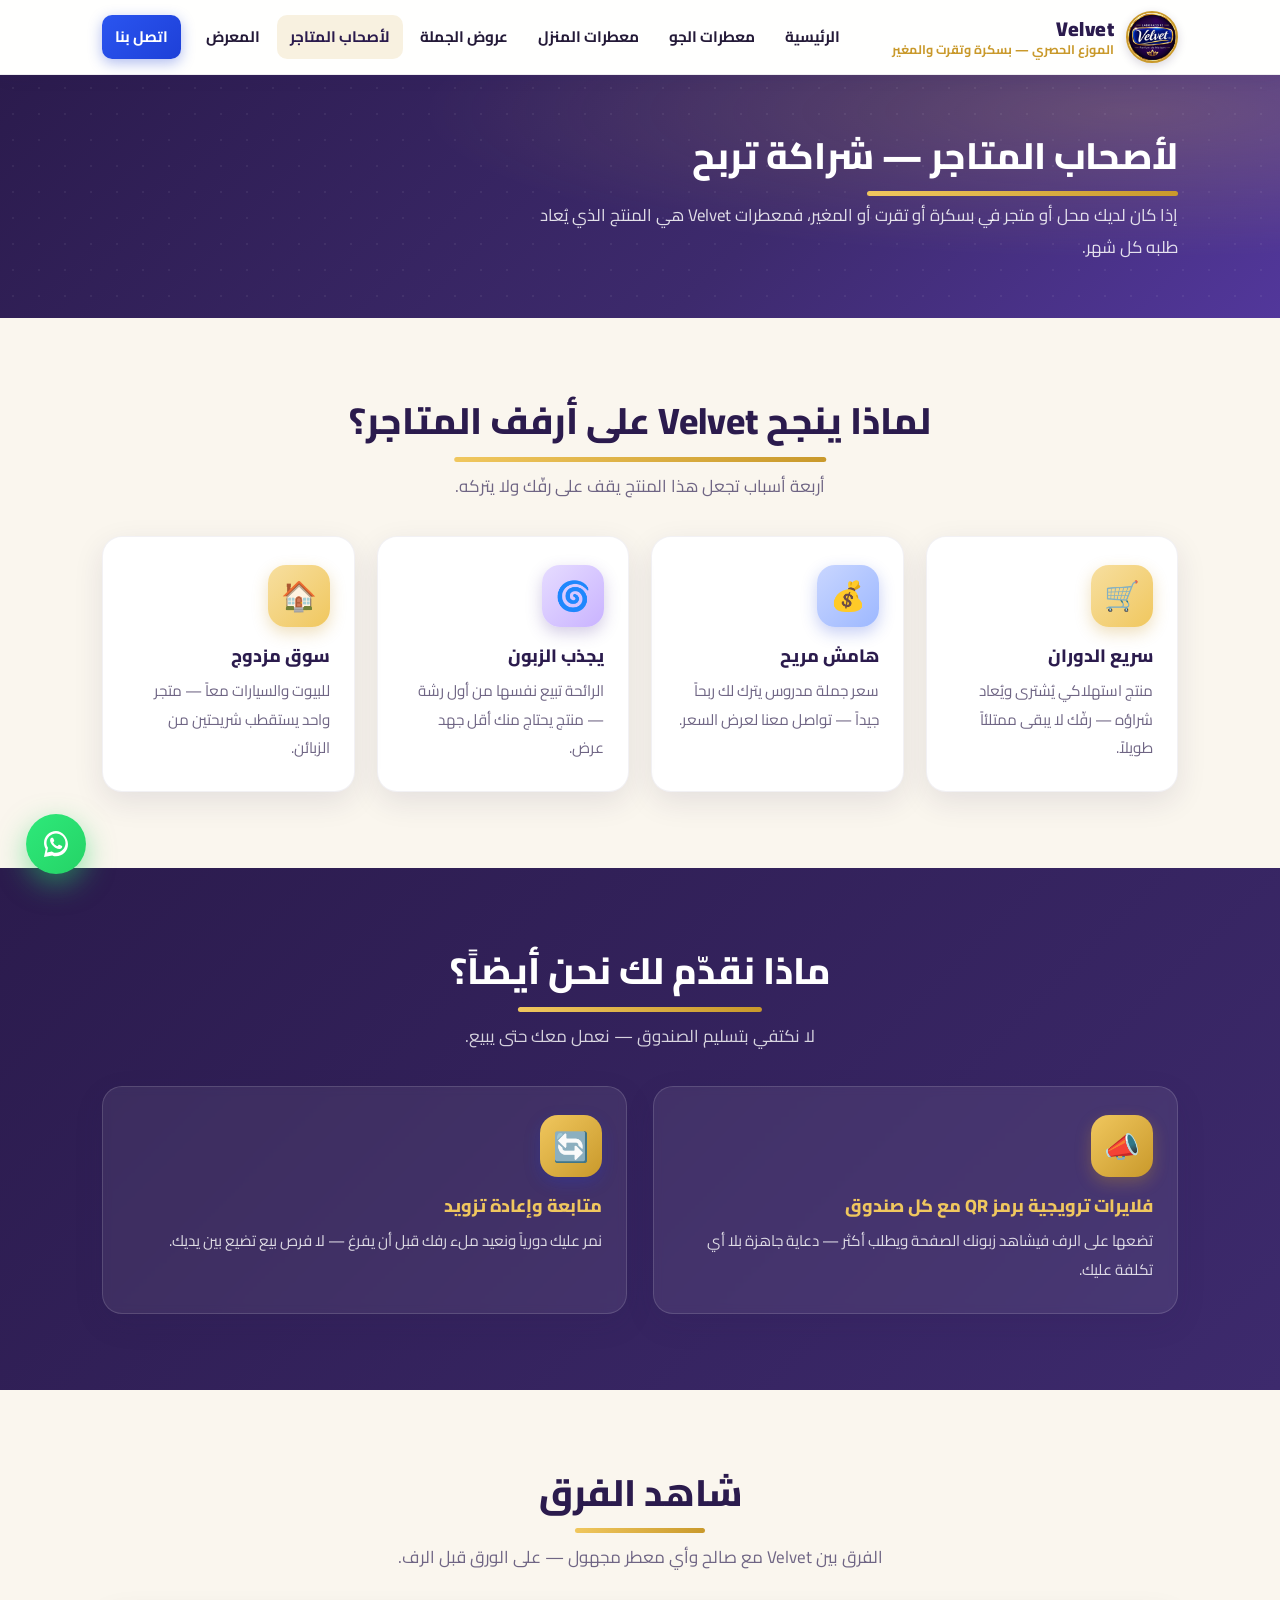
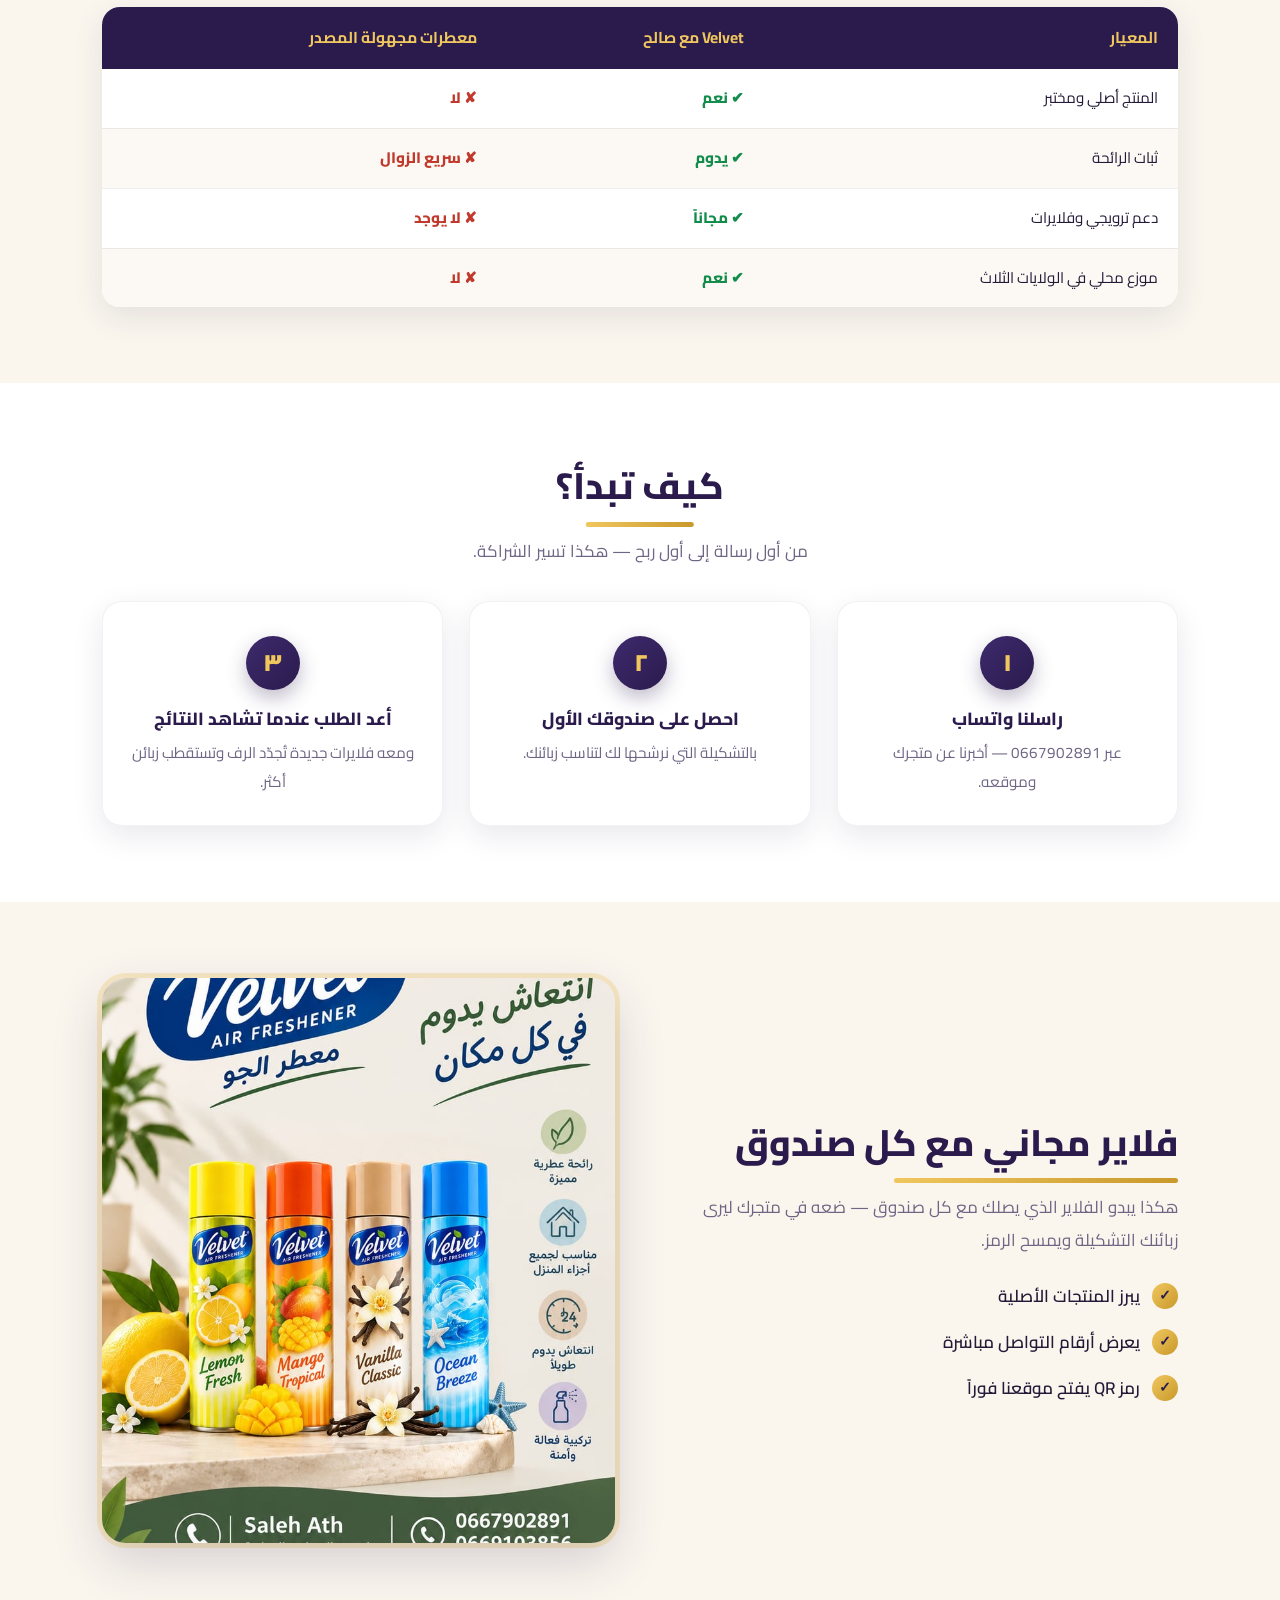
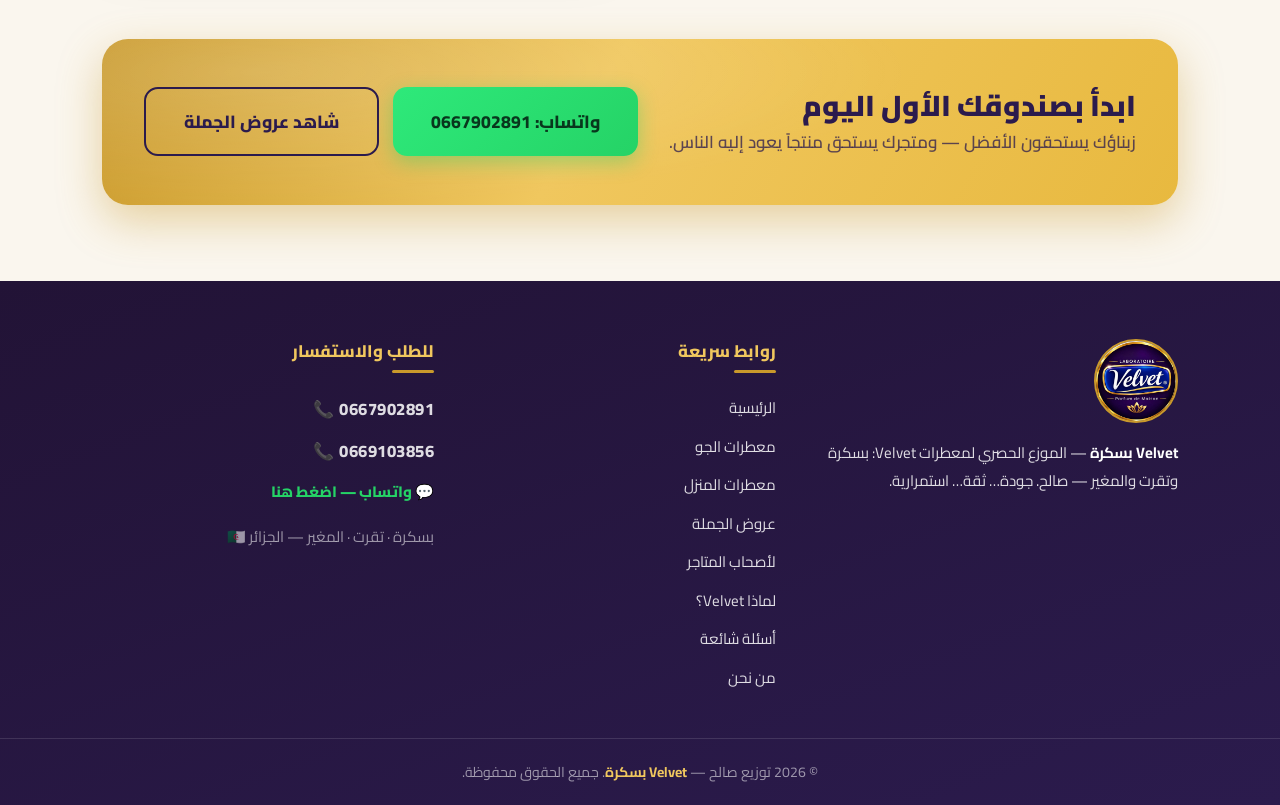
<file: for-stores.html>
<!DOCTYPE html>
<html lang="ar" dir="rtl">
<head>
  <meta charset="UTF-8">
  <meta name="viewport" content="width=device-width, initial-scale=1.0">
  <title>لأصحاب المتاجر | اربح أكثر مع معطرات Velvet — بسكرة</title>
  <meta name="description" content="صفحة خاصة بأصحاب المتاجر والمحلات في بسكرة وتقرت والمغير — منتج سريع الدوران، هامش مريح، ودعم ترويجي مجاني مع رمز QR. صالح: 0667902891">
  <link rel="icon" type="image/jpeg" href="assets/img/velvet-logo.jpg">
  <link rel="preconnect" href="https://fonts.googleapis.com">
  <link rel="preconnect" href="https://fonts.gstatic.com" crossorigin>
  <link href="https://fonts.googleapis.com/css2?family=Cairo:wght@400;600;700;800;900&display=swap" rel="stylesheet">
  <link rel="stylesheet" href="css/style.css">
</head>
<body>

  <!-- ===== الترويسة ===== -->
  <header class="site-header">
    <div class="container header-inner">
      <a href="index.html" class="brand">
        <img src="assets/img/velvet-logo.jpg" alt="شعار Velvet" class="brand-logo">
        <span class="brand-text">
          <strong>Velvet</strong>
          <small>الموزع الحصري — بسكرة وتقرت والمغير</small>
        </span>
      </a>
      <nav class="main-nav" id="mainNav">
        <a href="index.html">الرئيسية</a>
        <a href="air-freshener.html">معطرات الجو</a>
        <a href="home-parfum.html">معطرات المنزل</a>
        <a href="offers.html">عروض الجملة</a>
        <a href="for-stores.html" class="active">لأصحاب المتاجر</a>
        <a href="gallery.html">المعرض</a>
        <a href="contact.html" class="nav-cta">اتصل بنا</a>
      </nav>
      <button class="nav-toggle" id="navToggle" aria-label="فتح القائمة">☰</button>
    </div>
  </header>

  <main>
    <!-- ===== واجهة الصفحة ===== -->
    <section class="page-hero">
      <div class="container">
        <h1 class="section-title">لأصحاب المتاجر — شراكة تربح</h1>
        <p>إذا كان لديك محل أو متجر في بسكرة أو تقرت أو المغير، فمعطرات Velvet هي المنتج الذي يُعاد طلبه كل شهر.</p>
      </div>
    </section>

    <!-- ===== لماذا ينجح Velvet ===== -->
    <section class="section">
      <div class="container">
        <div class="center">
          <h2 class="section-title">لماذا ينجح Velvet على أرفف المتاجر؟</h2>
          <p class="section-sub">أربعة أسباب تجعل هذا المنتج يقف على رفّك ولا يتركه.</p>
        </div>
        <div class="grid-4">
          <div class="feature reveal">
            <div class="feature-icon">🛒</div>
            <h3>سريع الدوران</h3>
            <p>منتج استهلاكي يُشترى ويُعاد شراؤه — رفّك لا يبقى ممتلئاً طويلاً.</p>
          </div>
          <div class="feature reveal">
            <div class="feature-icon blue">💰</div>
            <h3>هامش مريح</h3>
            <p>سعر جملة مدروس يترك لك ربحاً جيداً — تواصل معنا لعرض السعر.</p>
          </div>
          <div class="feature reveal">
            <div class="feature-icon purple">🌀</div>
            <h3>يجذب الزبون</h3>
            <p>الرائحة تبيع نفسها من أول رشة — منتج يحتاج منك أقل جهد عرض.</p>
          </div>
          <div class="feature reveal">
            <div class="feature-icon">🏠</div>
            <h3>سوق مزدوج</h3>
            <p>للبيوت والسيارات معاً — متجر واحد يستقطب شريحتين من الزبائن.</p>
          </div>
        </div>
      </div>
    </section>

    <!-- ===== ماذا نقدم لك ===== -->
    <section class="section section-dark">
      <div class="container">
        <div class="center">
          <h2 class="section-title">ماذا نقدّم لك نحن أيضاً؟</h2>
          <p class="section-sub">لا نكتفي بتسليم الصندوق — نعمل معك حتى يبيع.</p>
        </div>
        <div class="grid-2">
          <div class="feature reveal">
            <div class="feature-icon">📣</div>
            <h3>فلايرات ترويجية برمز QR مع كل صندوق</h3>
            <p>تضعها على الرف فيشاهد زبونك الصفحة ويطلب أكثر — دعاية جاهزة بلا أي تكلفة عليك.</p>
          </div>
          <div class="feature reveal">
            <div class="feature-icon blue">🔄</div>
            <h3>متابعة وإعادة تزويد</h3>
            <p>نمر عليك دورياً ونعيد ملء رفك قبل أن يفرغ — لا فرص بيع تضيع بين يديك.</p>
          </div>
        </div>
      </div>
    </section>

    <!-- ===== شاهد الفرق ===== -->
    <section class="section">
      <div class="container">
        <div class="center">
          <h2 class="section-title">شاهد الفرق</h2>
          <p class="section-sub">الفرق بين Velvet مع صالح وأي معطر مجهول — على الورق قبل الرف.</p>
        </div>
        <div class="table-wrap reveal">
          <table class="table">
            <thead>
              <tr>
                <th>المعيار</th>
                <th>Velvet مع صالح</th>
                <th>معطرات مجهولة المصدر</th>
              </tr>
            </thead>
            <tbody>
              <tr>
                <td>المنتج أصلي ومختبر</td>
                <td class="yes">✔ نعم</td>
                <td class="no">✘ لا</td>
              </tr>
              <tr>
                <td>ثبات الرائحة</td>
                <td class="yes">✔ يدوم</td>
                <td class="no">✘ سريع الزوال</td>
              </tr>
              <tr>
                <td>دعم ترويجي وفلايرات</td>
                <td class="yes">✔ مجاناً</td>
                <td class="no">✘ لا يوجد</td>
              </tr>
              <tr>
                <td>موزع محلي في الولايات الثلاث</td>
                <td class="yes">✔ نعم</td>
                <td class="no">✘ لا</td>
              </tr>
            </tbody>
          </table>
        </div>
      </div>
    </section>

    <!-- ===== كيف تبدأ ===== -->
    <section class="section section-alt">
      <div class="container">
        <div class="center">
          <h2 class="section-title">كيف تبدأ؟</h2>
          <p class="section-sub">من أول رسالة إلى أول ربح — هكذا تسير الشراكة.</p>
        </div>
        <div class="steps">
          <div class="step reveal">
            <div class="step-num">١</div>
            <h3>راسلنا واتساب</h3>
            <p>عبر 0667902891 — أخبرنا عن متجرك وموقعه.</p>
          </div>
          <div class="step reveal">
            <div class="step-num">٢</div>
            <h3>احصل على صندوقك الأول</h3>
            <p>بالتشكيلة التي نرشحها لك لتناسب زبائنك.</p>
          </div>
          <div class="step reveal">
            <div class="step-num">٣</div>
            <h3>أعد الطلب عندما تشاهد النتائج</h3>
            <p>ومعه فلايرات جديدة تُجدّد الرف وتستقطب زبائن أكثر.</p>
          </div>
        </div>
      </div>
    </section>

    <!-- ===== الفلاير الترويجي ===== -->
    <section class="section">
      <div class="container split">
        <div class="reveal">
          <h2 class="section-title">فلاير مجاني مع كل صندوق</h2>
          <p class="section-sub" style="margin-bottom: 24px;">
            هكذا يبدو الفلاير الذي يصلك مع كل صندوق — ضعه في متجرك ليرى زبائنك التشكيلة ويمسح الرمز.
          </p>
          <ul class="check-list">
            <li>يبرز المنتجات الأصلية</li>
            <li>يعرض أرقام التواصل مباشرة</li>
            <li>رمز QR يفتح موقعنا فوراً</li>
          </ul>
        </div>
        <div class="split-img-wrap reveal">
          <img src="assets/img/flyer-design.jpg" alt="الفلاير الترويجي Velvet الذي يصلك مع كل صندوق" class="split-img">
        </div>
      </div>
    </section>

    <!-- ===== دعوة للطلب ===== -->
    <section class="section" style="padding-top: 20px;">
      <div class="container">
        <div class="cta-band reveal">
          <div>
            <h2>ابدأ بصندوقك الأول اليوم</h2>
            <p>زبناؤك يستحقون الأفضل — ومتجرك يستحق منتجاً يعود إليه الناس.</p>
          </div>
          <div class="cta-actions">
            <a href="https://wa.me/213667902891?text=%D9%85%D8%B1%D8%AD%D8%A8%D8%A7%20%D8%A3%D8%B1%D9%8A%D8%AF%20%D8%B7%D9%84%D8%A8%20%D9%85%D8%B9%D8%B7%D8%B1%D8%A7%D8%AA%20Velvet" class="btn btn-wa btn-lg" target="_blank" rel="noopener">واتساب: 0667902891</a>
            <a href="offers.html" class="btn btn-outline-dark btn-lg">شاهد عروض الجملة</a>
          </div>
        </div>
      </div>
    </section>
  </main>

  <!-- ===== التذييل ===== -->
  <footer class="site-footer">
    <div class="container footer-grid">
      <div class="footer-col">
        <img src="assets/img/velvet-logo.jpg" alt="Velvet — Parfum de Maison" class="footer-logo">
        <p><strong style="color:#fff;">Velvet بسكرة</strong> — الموزع الحصري لمعطرات Velvet: بسكرة وتقرت والمغير — صالح. جودة… ثقة… استمرارية.</p>
      </div>
      <div class="footer-col">
        <h4>روابط سريعة</h4>
        <a href="index.html">الرئيسية</a>
        <a href="air-freshener.html">معطرات الجو</a>
        <a href="home-parfum.html">معطرات المنزل</a>
        <a href="offers.html">عروض الجملة</a>
        <a href="for-stores.html">لأصحاب المتاجر</a>
        <a href="why-us.html">لماذا Velvet؟</a>
        <a href="faq.html">أسئلة شائعة</a>
        <a href="about.html">من نحن</a>
      </div>
      <div class="footer-col">
        <h4>للطلب والاستفسار</h4>
        <a class="footer-phone" href="tel:0667902891">📞 0667902891</a>
        <a class="footer-phone" href="tel:0669103856">📞 0669103856</a>
        <a class="footer-wa" href="https://wa.me/213667902891" target="_blank" rel="noopener">💬 واتساب — اضغط هنا</a>
        <p class="footer-note">بسكرة · تقرت · المغير — الجزائر 🇩🇿</p>
      </div>
    </div>
    <div class="footer-bottom">
      © <span id="year">2026</span> توزيع صالح — <span class="gold">Velvet بسكرة</span>. جميع الحقوق محفوظة.
    </div>
  </footer>

  <!-- ===== زر واتساب العائم ===== -->
  <a href="https://wa.me/213667902891" class="wa-float" target="_blank" rel="noopener" aria-label="تواصل معنا عبر واتساب">
    <svg viewBox="0 0 32 32"><path d="M16 3C9.4 3 4 8.4 4 15c0 2.1.6 4.2 1.7 6L4 29l8.2-1.6c1.2.6 2.5.9 3.8.9 6.6 0 12-5.4 12-12S22.6 3 16 3zm0 21.8c-1.2 0-2.4-.3-3.4-.9l-.7-.4-4.9 1 1-4.7-.5-.7C6.9 17.9 6.5 16.5 6.5 15 6.5 9.8 10.8 5.5 16 5.5S25.5 9.8 25.5 15 21.2 24.8 16 24.8zm5.4-7.1c-.3-.1-1.7-.9-2-1-.3-.1-.5-.1-.7.1-.2.3-.8 1-.9 1.2-.2.2-.3.2-.6.1-.3-.1-1.2-.5-2.3-1.4-.9-.8-1.4-1.7-1.6-2-.2-.3 0-.5.1-.6l.5-.6c.2-.2.2-.3.3-.5.1-.2 0-.4 0-.5 0-.1-.7-1.7-1-2.3-.3-.6-.5-.5-.7-.5h-.6c-.2 0-.5.1-.8.4-.3.3-1 1-1 2.5s1.1 2.9 1.2 3.1c.1.2 2.1 3.2 5.1 4.5.7.3 1.3.5 1.7.6.7.2 1.4.2 1.9.1.6-.1 1.7-.7 2-1.4.2-.7.2-1.3.2-1.4-.1-.1-.3-.2-.6-.3z"/></svg>
  </a>

  <script src="js/config.js"></script>
  <script src="js/main.js"></script>
</body>
</html>
</file>
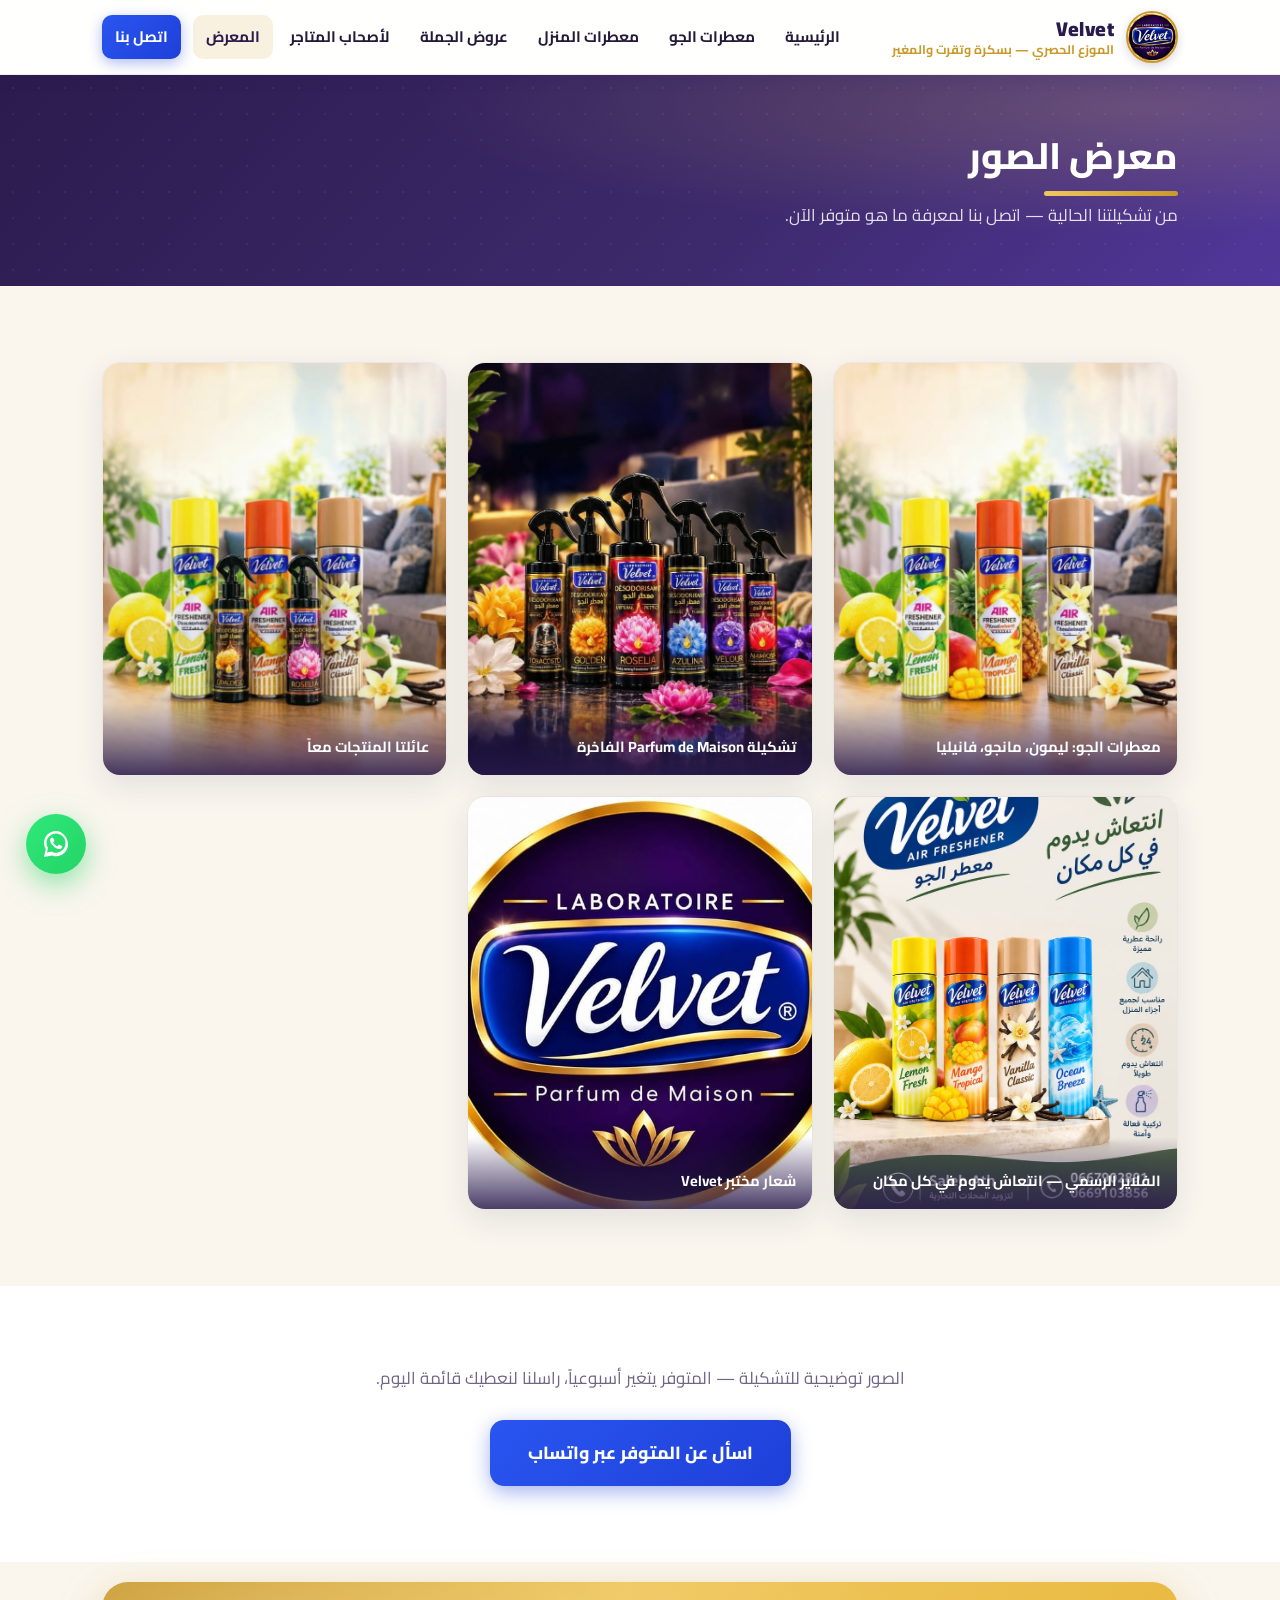
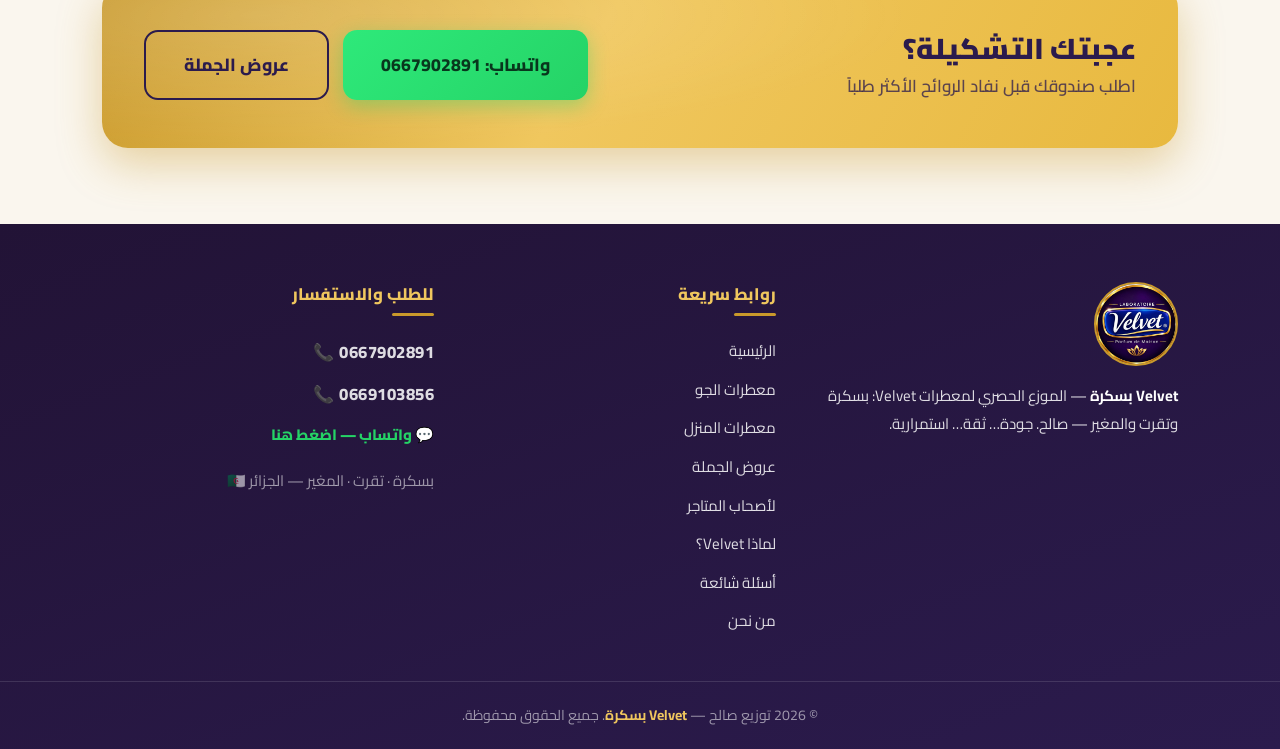
<file: gallery.html>
<!DOCTYPE html>
<html lang="ar" dir="rtl">
<head>
  <meta charset="UTF-8">
  <meta name="viewport" content="width=device-width, initial-scale=1.0">
  <title>معرض الصور | تشكيلة معطرات Velvet — بسكرة</title>
  <meta name="description" content="صور من تشكيلة معطرات Velvet في بسكرة وتقرت والمغير — بخاخات الجو وتشكيلة Parfum de Maison والفلاير الرسمي. للطلب: 0667902891">
  <link rel="icon" type="image/jpeg" href="assets/img/velvet-logo.jpg">
  <link rel="preconnect" href="https://fonts.googleapis.com">
  <link rel="preconnect" href="https://fonts.gstatic.com" crossorigin>
  <link href="https://fonts.googleapis.com/css2?family=Cairo:wght@400;600;700;800;900&display=swap" rel="stylesheet">
  <link rel="stylesheet" href="css/style.css">
</head>
<body>

  <!-- ===== الترويسة ===== -->
  <header class="site-header">
    <div class="container header-inner">
      <a href="index.html" class="brand">
        <img src="assets/img/velvet-logo.jpg" alt="شعار Velvet" class="brand-logo">
        <span class="brand-text">
          <strong>Velvet</strong>
          <small>الموزع الحصري — بسكرة وتقرت والمغير</small>
        </span>
      </a>
      <nav class="main-nav" id="mainNav">
        <a href="index.html">الرئيسية</a>
        <a href="air-freshener.html">معطرات الجو</a>
        <a href="home-parfum.html">معطرات المنزل</a>
        <a href="offers.html">عروض الجملة</a>
        <a href="for-stores.html">لأصحاب المتاجر</a>
        <a href="gallery.html" class="active">المعرض</a>
        <a href="contact.html" class="nav-cta">اتصل بنا</a>
      </nav>
      <button class="nav-toggle" id="navToggle" aria-label="فتح القائمة">☰</button>
    </div>
  </header>

  <main>
    <!-- ===== واجهة الصفحة ===== -->
    <section class="page-hero">
      <div class="container">
        <h1 class="section-title">معرض الصور</h1>
        <p>من تشكيلتنا الحالية — اتصل بنا لمعرفة ما هو متوفر الآن.</p>
      </div>
    </section>

    <!-- ===== شبكة الصور ===== -->
    <section class="section">
      <div class="container">
        <div class="gallery-grid">
          <figure class="gallery-item reveal">
            <img src="assets/img/trio-sprays.jpg" alt="معطرات Velvet للجو — ليمون، مانجو، فانيليا">
            <figcaption class="gallery-cap">معطرات الجو: ليمون، مانجو، فانيليا</figcaption>
          </figure>
          <figure class="gallery-item reveal">
            <img src="assets/img/parfum-maison.jpg" alt="تشكيلة Parfum de Maison الفاخرة من Velvet">
            <figcaption class="gallery-cap">تشكيلة Parfum de Maison الفاخرة</figcaption>
          </figure>
          <figure class="gallery-item reveal">
            <img src="assets/img/collection.jpg" alt="عائلتا منتجات Velvet معاً — الجو والمنزل">
            <figcaption class="gallery-cap">عائلتا المنتجات معاً</figcaption>
          </figure>
          <figure class="gallery-item reveal">
            <img src="assets/img/flyer-design.jpg" alt="الفلاير الرسمي لمعطرات Velvet — انتعاش يدوم في كل مكان">
            <figcaption class="gallery-cap">الفلاير الرسمي — انتعاش يدوم في كل مكان</figcaption>
          </figure>
          <figure class="gallery-item reveal">
            <img src="assets/img/velvet-logo.jpg" alt="شعار مختبر Velvet">
            <figcaption class="gallery-cap">شعار مختبر Velvet</figcaption>
          </figure>
        </div>
      </div>
    </section>

    <!-- ===== ملاحظة التوفر ===== -->
    <section class="section section-alt">
      <div class="container center reveal">
        <p class="section-sub" style="margin-bottom: 26px;">
          الصور توضيحية للتشكيلة — المتوفر يتغير أسبوعياً، راسلنا لنعطيك قائمة اليوم.
        </p>
        <a href="https://wa.me/213667902891" class="btn btn-blue btn-lg" target="_blank" rel="noopener">اسأل عن المتوفر عبر واتساب</a>
      </div>
    </section>

    <!-- ===== دعوة للطلب ===== -->
    <section class="section" style="padding-top: 20px;">
      <div class="container">
        <div class="cta-band reveal">
          <div>
            <h2>عجبتك التشكيلة؟</h2>
            <p>اطلب صندوقك قبل نفاد الروائح الأكثر طلباً</p>
          </div>
          <div class="cta-actions">
            <a href="https://wa.me/213667902891" class="btn btn-wa btn-lg" target="_blank" rel="noopener">واتساب: 0667902891</a>
            <a href="offers.html" class="btn btn-outline-dark btn-lg">عروض الجملة</a>
          </div>
        </div>
      </div>
    </section>
  </main>

  <!-- ===== التذييل ===== -->
  <footer class="site-footer">
    <div class="container footer-grid">
      <div class="footer-col">
        <img src="assets/img/velvet-logo.jpg" alt="Velvet — Parfum de Maison" class="footer-logo">
        <p><strong style="color:#fff;">Velvet بسكرة</strong> — الموزع الحصري لمعطرات Velvet: بسكرة وتقرت والمغير — صالح. جودة… ثقة… استمرارية.</p>
      </div>
      <div class="footer-col">
        <h4>روابط سريعة</h4>
        <a href="index.html">الرئيسية</a>
        <a href="air-freshener.html">معطرات الجو</a>
        <a href="home-parfum.html">معطرات المنزل</a>
        <a href="offers.html">عروض الجملة</a>
        <a href="for-stores.html">لأصحاب المتاجر</a>
        <a href="why-us.html">لماذا Velvet؟</a>
        <a href="faq.html">أسئلة شائعة</a>
        <a href="about.html">من نحن</a>
      </div>
      <div class="footer-col">
        <h4>للطلب والاستفسار</h4>
        <a class="footer-phone" href="tel:0667902891">📞 0667902891</a>
        <a class="footer-phone" href="tel:0669103856">📞 0669103856</a>
        <a class="footer-wa" href="https://wa.me/213667902891" target="_blank" rel="noopener">💬 واتساب — اضغط هنا</a>
        <p class="footer-note">بسكرة · تقرت · المغير — الجزائر 🇩🇿</p>
      </div>
    </div>
    <div class="footer-bottom">
      © <span id="year">2026</span> توزيع صالح — <span class="gold">Velvet بسكرة</span>. جميع الحقوق محفوظة.
    </div>
  </footer>

  <!-- ===== زر واتساب العائم ===== -->
  <a href="https://wa.me/213667902891" class="wa-float" target="_blank" rel="noopener" aria-label="تواصل معنا عبر واتساب">
    <svg viewBox="0 0 32 32"><path d="M16 3C9.4 3 4 8.4 4 15c0 2.1.6 4.2 1.7 6L4 29l8.2-1.6c1.2.6 2.5.9 3.8.9 6.6 0 12-5.4 12-12S22.6 3 16 3zm0 21.8c-1.2 0-2.4-.3-3.4-.9l-.7-.4-4.9 1 1-4.7-.5-.7C6.9 17.9 6.5 16.5 6.5 15 6.5 9.8 10.8 5.5 16 5.5S25.5 9.8 25.5 15 21.2 24.8 16 24.8zm5.4-7.1c-.3-.1-1.7-.9-2-1-.3-.1-.5-.1-.7.1-.2.3-.8 1-.9 1.2-.2.2-.3.2-.6.1-.3-.1-1.2-.5-2.3-1.4-.9-.8-1.4-1.7-1.6-2-.2-.3 0-.5.1-.6l.5-.6c.2-.2.2-.3.3-.5.1-.2 0-.4 0-.5 0-.1-.7-1.7-1-2.3-.3-.6-.5-.5-.7-.5h-.6c-.2 0-.5.1-.8.4-.3.3-1 1-1 2.5s1.1 2.9 1.2 3.1c.1.2 2.1 3.2 5.1 4.5.7.3 1.3.5 1.7.6.7.2 1.4.2 1.9.1.6-.1 1.7-.7 2-1.4.2-.7.2-1.3.2-1.4-.1-.1-.3-.2-.6-.3z"/></svg>
  </a>

  <script src="js/config.js"></script>
  <script src="js/main.js"></script>
</body>
</html>
</file>
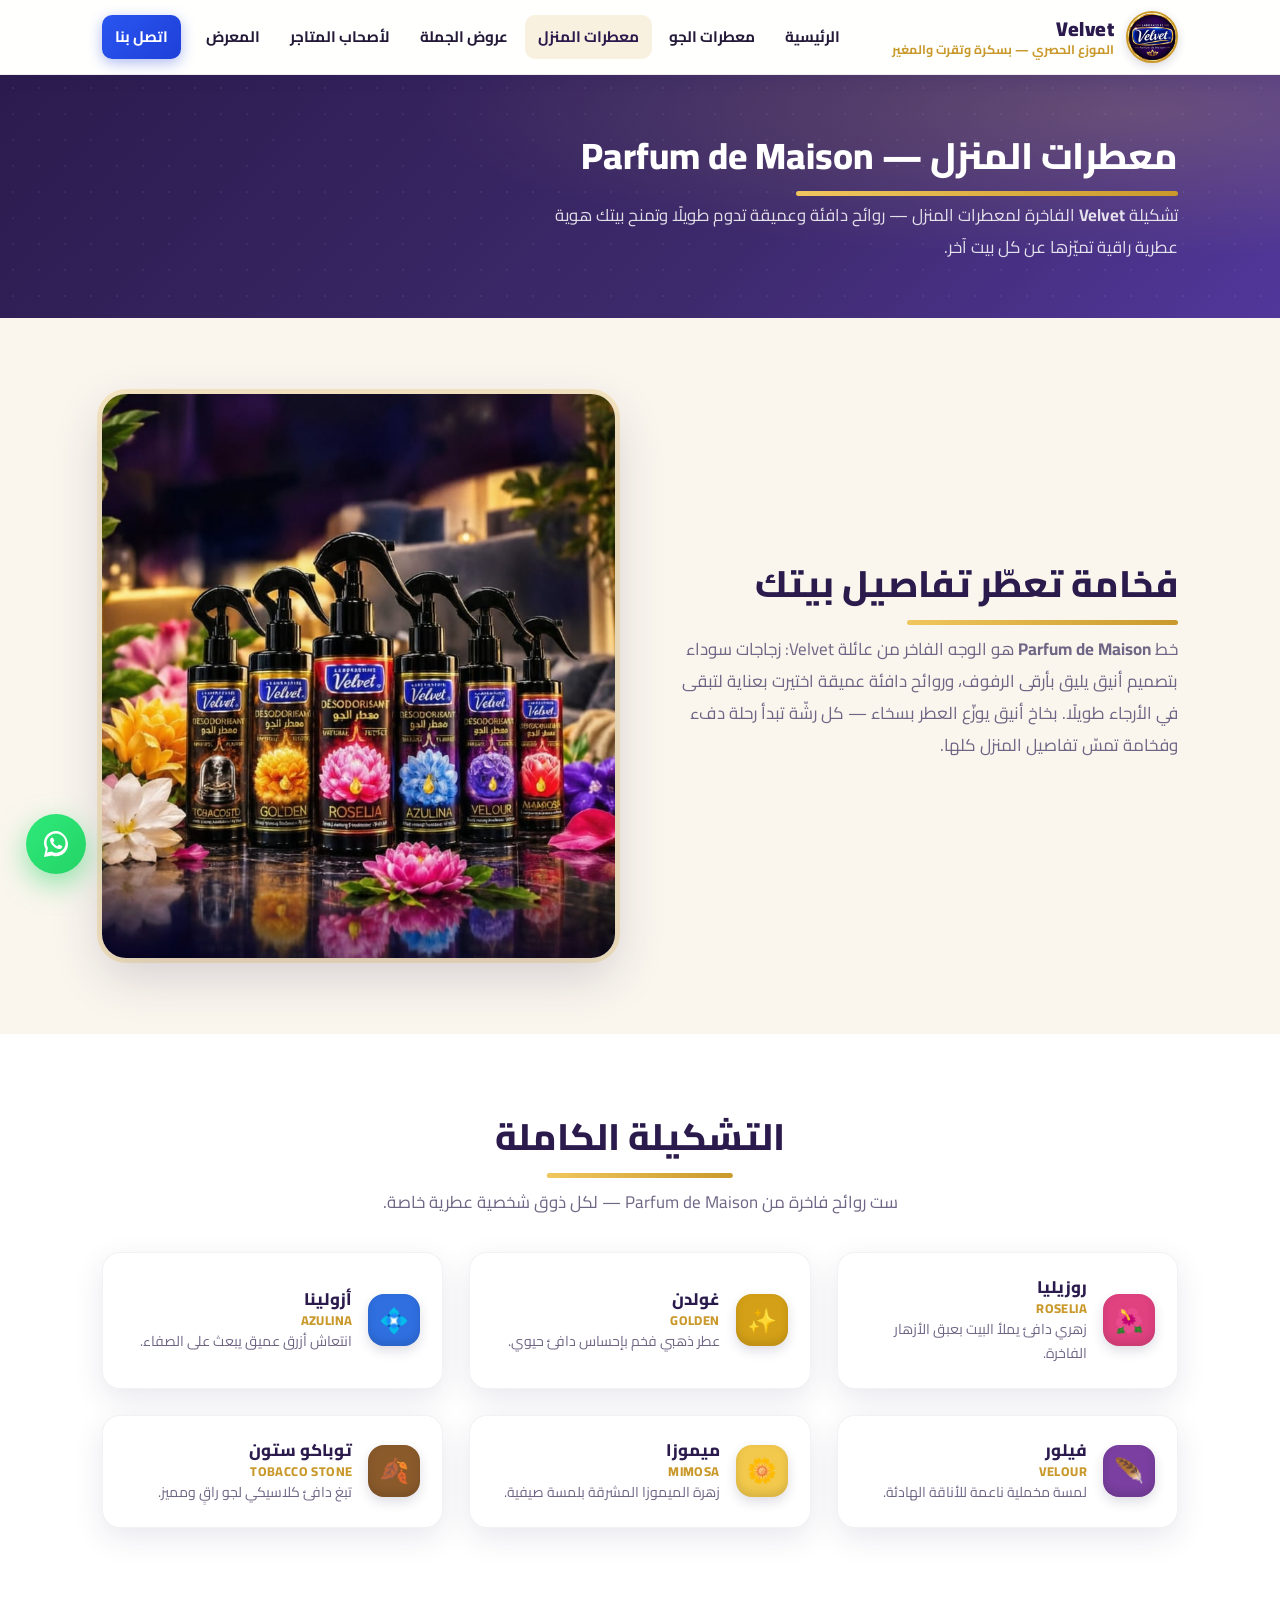
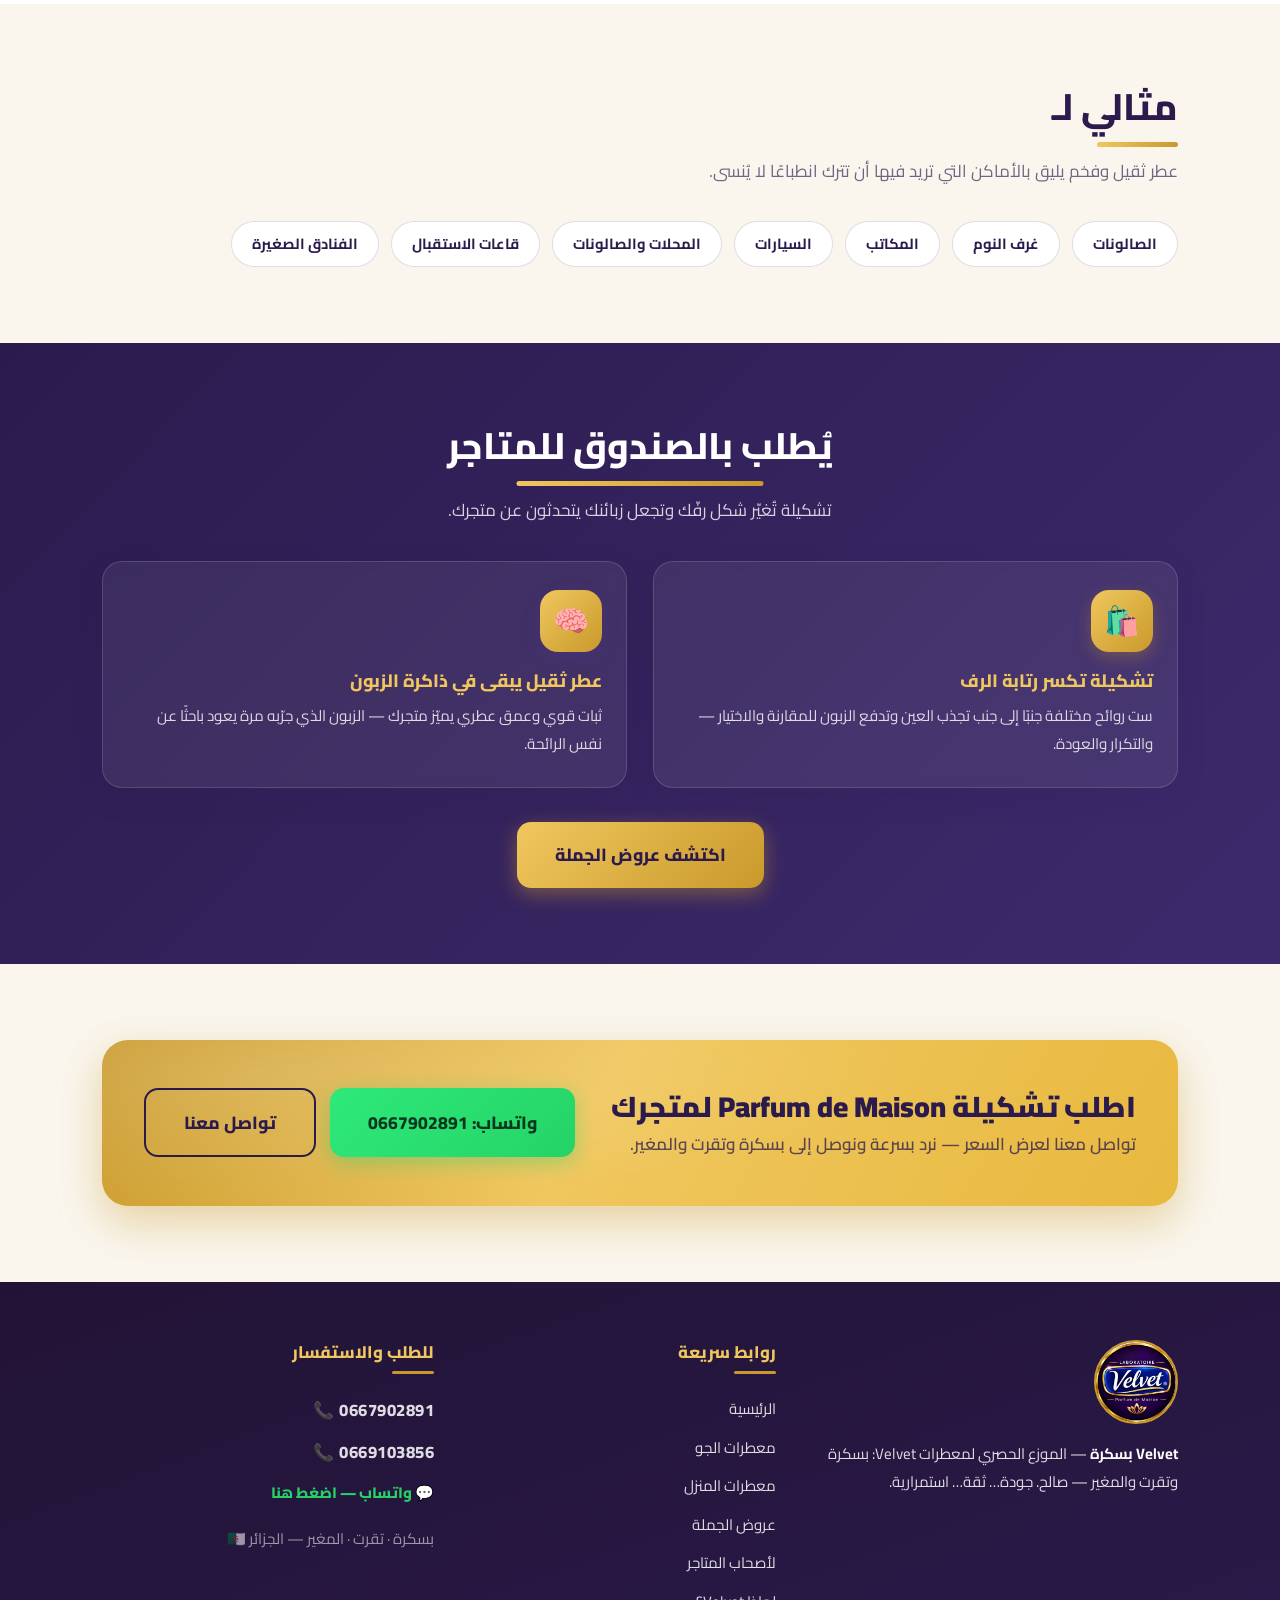
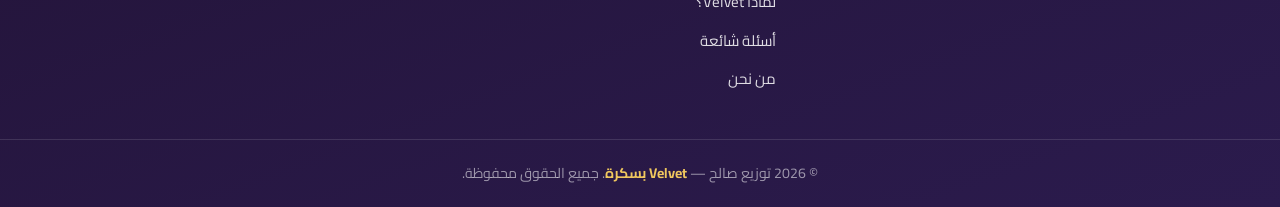
<file: home-parfum.html>
<!DOCTYPE html>
<html lang="ar" dir="rtl">
<head>
  <meta charset="UTF-8">
  <meta name="viewport" content="width=device-width, initial-scale=1.0">
  <title>معطرات المنزل Velvet | روزيليا، غولدن، أزولينا — Parfum de Maison بسكرة</title>
  <meta name="description" content="تشكيلة Parfum de Maison الفاخرة من Velvet — روزيليا، غولدن، أزولينا، فيلور، ميموزا، توباكو ستون. جملة في بسكرة وتقرت والمغير: 0667902891">
  <link rel="icon" type="image/jpeg" href="assets/img/velvet-logo.jpg">
  <link rel="preconnect" href="https://fonts.googleapis.com">
  <link rel="preconnect" href="https://fonts.gstatic.com" crossorigin>
  <link href="https://fonts.googleapis.com/css2?family=Cairo:wght@400;600;700;800;900&display=swap" rel="stylesheet">
  <link rel="stylesheet" href="css/style.css">
</head>
<body>

  <!-- ===== الترويسة ===== -->
  <header class="site-header">
    <div class="container header-inner">
      <a href="index.html" class="brand">
        <img src="assets/img/velvet-logo.jpg" alt="شعار Velvet" class="brand-logo">
        <span class="brand-text">
          <strong>Velvet</strong>
          <small>الموزع الحصري — بسكرة وتقرت والمغير</small>
        </span>
      </a>
      <nav class="main-nav" id="mainNav">
        <a href="index.html">الرئيسية</a>
        <a href="air-freshener.html">معطرات الجو</a>
        <a href="home-parfum.html" class="active">معطرات المنزل</a>
        <a href="offers.html">عروض الجملة</a>
        <a href="for-stores.html">لأصحاب المتاجر</a>
        <a href="gallery.html">المعرض</a>
        <a href="contact.html" class="nav-cta">اتصل بنا</a>
      </nav>
      <button class="nav-toggle" id="navToggle" aria-label="فتح القائمة">☰</button>
    </div>
  </header>

  <main>
    <!-- ===== واجهة الصفحة ===== -->
    <section class="page-hero">
      <div class="container">
        <h1 class="section-title">معطرات المنزل — Parfum de Maison</h1>
        <p>
          تشكيلة <strong>Velvet</strong> الفاخرة لمعطرات المنزل — روائح دافئة وعميقة تدوم طويلًا وتمنح بيتك هوية عطرية راقية تميّزها عن كل بيت آخر.
        </p>
      </div>
    </section>

    <!-- ===== تعريف بالمنتج ===== -->
    <section class="section">
      <div class="container split">
        <div class="reveal">
          <h2 class="section-title">فخامة تعطّر تفاصيل بيتك</h2>
          <p class="section-sub">
            خط <strong>Parfum de Maison</strong> هو الوجه الفاخر من عائلة Velvet: زجاجات سوداء بتصميم أنيق يليق بأرقى الرفوف، وروائح دافئة عميقة اختيرت بعناية لتبقى في الأرجاء طويلًا. بخاخ أنيق يوزّع العطر بسخاء — كل رشّة تبدأ رحلة دفء وفخامة تمسّ تفاصيل المنزل كلها.
          </p>
        </div>
        <div class="split-img-wrap reveal">
          <img src="assets/img/parfum-maison.jpg" alt="معطرات المنزل Velvet — تشكيلة Parfum de Maison الفاخرة" class="split-img">
        </div>
      </div>
    </section>

    <!-- ===== التشكيلة الكاملة ===== -->
    <section class="section section-alt">
      <div class="container">
        <div class="center">
          <h2 class="section-title">التشكيلة الكاملة</h2>
          <p class="section-sub">ست روائح فاخرة من Parfum de Maison — لكل ذوق شخصية عطرية خاصة.</p>
        </div>
        <div class="grid-3">
          <div class="scent-card reveal">
            <div class="scent-dot" style="background:#e0417f">🌺</div>
            <div>
              <h3>روزيليا <small>ROSELIA</small></h3>
              <p>زهري دافئ يملأ البيت بعبق الأزهار الفاخرة.</p>
            </div>
          </div>
          <div class="scent-card reveal">
            <div class="scent-dot" style="background:#d4a017">✨</div>
            <div>
              <h3>غولدن <small>GOLDEN</small></h3>
              <p>عطر ذهبي فخم بإحساس دافئ حيوي.</p>
            </div>
          </div>
          <div class="scent-card reveal">
            <div class="scent-dot" style="background:#2f6fe0">💠</div>
            <div>
              <h3>أزولينا <small>AZULINA</small></h3>
              <p>انتعاش أزرق عميق يبعث على الصفاء.</p>
            </div>
          </div>
          <div class="scent-card reveal">
            <div class="scent-dot" style="background:#7a3fa0">🪶</div>
            <div>
              <h3>فيلور <small>VELOUR</small></h3>
              <p>لمسة مخملية ناعمة للأناقة الهادئة.</p>
            </div>
          </div>
          <div class="scent-card reveal">
            <div class="scent-dot" style="background:#f2c94c">🌼</div>
            <div>
              <h3>ميموزا <small>MIMOSA</small></h3>
              <p>زهرة الميموزا المشرقة بلمسة صيفية.</p>
            </div>
          </div>
          <div class="scent-card reveal">
            <div class="scent-dot" style="background:#8a5a2b">🍂</div>
            <div>
              <h3>توباكو ستون <small>TOBACCO STONE</small></h3>
              <p>تبغ دافئ كلاسيكي لجو راقٍ ومميز.</p>
            </div>
          </div>
        </div>
      </div>
    </section>

    <!-- ===== مثالي لـ ===== -->
    <section class="section">
      <div class="container">
        <h2 class="section-title">مثالي لـ</h2>
        <p class="section-sub">عطر ثقيل وفخم يليق بالأماكن التي تريد فيها أن تترك انطباعًا لا يُنسى.</p>
        <div class="chip-row reveal">
          <span class="chip">الصالونات</span>
          <span class="chip">غرف النوم</span>
          <span class="chip">المكاتب</span>
          <span class="chip">السيارات</span>
          <span class="chip">المحلات والصالونات</span>
          <span class="chip">قاعات الاستقبال</span>
          <span class="chip">الفنادق الصغيرة</span>
        </div>
      </div>
    </section>

    <!-- ===== يُطلب بالصندوق للمتاجر ===== -->
    <section class="section section-dark">
      <div class="container">
        <div class="center">
          <h2 class="section-title">يُطلب بالصندوق للمتاجر</h2>
          <p class="section-sub">تشكيلة تُغيّر شكل رفّك وتجعل زبائنك يتحدثون عن متجرك.</p>
        </div>
        <div class="grid-2">
          <div class="feature reveal">
            <div class="feature-icon">🛍️</div>
            <h3>تشكيلة تكسر رتابة الرف</h3>
            <p>ست روائح مختلفة جنبًا إلى جنب تجذب العين وتدفع الزبون للمقارنة والاختيار — والتكرار والعودة.</p>
          </div>
          <div class="feature reveal">
            <div class="feature-icon purple">🧠</div>
            <h3>عطر ثقيل يبقى في ذاكرة الزبون</h3>
            <p>ثبات قوي وعمق عطري يميّز متجرك — الزبون الذي جرّبه مرة يعود باحثًا عن نفس الرائحة.</p>
          </div>
        </div>
        <div class="center" style="margin-top: 34px;">
          <a href="offers.html" class="btn btn-gold btn-lg">اكتشف عروض الجملة</a>
        </div>
      </div>
    </section>

    <!-- ===== دعوة للطلب ===== -->
    <section class="section">
      <div class="container">
        <div class="cta-band reveal">
          <div>
            <h2>اطلب تشكيلة Parfum de Maison لمتجرك</h2>
            <p>تواصل معنا لعرض السعر — نرد بسرعة ونوصل إلى بسكرة وتقرت والمغير.</p>
          </div>
          <div class="cta-actions">
            <a href="https://wa.me/213667902891?text=%D9%85%D8%B1%D8%AD%D8%A8%D8%A7%20%D8%A3%D8%B1%D9%8A%D8%AF%20%D8%B7%D9%84%D8%A8%20%D9%85%D8%B9%D8%B7%D8%B1%D8%A7%D8%AA%20Velvet" class="btn btn-wa btn-lg" target="_blank" rel="noopener">واتساب: 0667902891</a>
            <a href="contact.html" class="btn btn-outline-dark btn-lg">تواصل معنا</a>
          </div>
        </div>
      </div>
    </section>
  </main>

  <!-- ===== التذييل ===== -->
  <footer class="site-footer">
    <div class="container footer-grid">
      <div class="footer-col">
        <img src="assets/img/velvet-logo.jpg" alt="Velvet — Parfum de Maison" class="footer-logo">
        <p><strong style="color:#fff;">Velvet بسكرة</strong> — الموزع الحصري لمعطرات Velvet: بسكرة وتقرت والمغير — صالح. جودة… ثقة… استمرارية.</p>
      </div>
      <div class="footer-col">
        <h4>روابط سريعة</h4>
        <a href="index.html">الرئيسية</a>
        <a href="air-freshener.html">معطرات الجو</a>
        <a href="home-parfum.html">معطرات المنزل</a>
        <a href="offers.html">عروض الجملة</a>
        <a href="for-stores.html">لأصحاب المتاجر</a>
        <a href="why-us.html">لماذا Velvet؟</a>
        <a href="faq.html">أسئلة شائعة</a>
        <a href="about.html">من نحن</a>
      </div>
      <div class="footer-col">
        <h4>للطلب والاستفسار</h4>
        <a class="footer-phone" href="tel:0667902891">📞 0667902891</a>
        <a class="footer-phone" href="tel:0669103856">📞 0669103856</a>
        <a class="footer-wa" href="https://wa.me/213667902891" target="_blank" rel="noopener">💬 واتساب — اضغط هنا</a>
        <p class="footer-note">بسكرة · تقرت · المغير — الجزائر 🇩🇿</p>
      </div>
    </div>
    <div class="footer-bottom">
      © <span id="year">2026</span> توزيع صالح — <span class="gold">Velvet بسكرة</span>. جميع الحقوق محفوظة.
    </div>
  </footer>

  <!-- ===== زر واتساب العائم ===== -->
  <a href="https://wa.me/213667902891" class="wa-float" target="_blank" rel="noopener" aria-label="تواصل معنا عبر واتساب">
    <svg viewBox="0 0 32 32"><path d="M16 3C9.4 3 4 8.4 4 15c0 2.1.6 4.2 1.7 6L4 29l8.2-1.6c1.2.6 2.5.9 3.8.9 6.6 0 12-5.4 12-12S22.6 3 16 3zm0 21.8c-1.2 0-2.4-.3-3.4-.9l-.7-.4-4.9 1 1-4.7-.5-.7C6.9 17.9 6.5 16.5 6.5 15 6.5 9.8 10.8 5.5 16 5.5S25.5 9.8 25.5 15 21.2 24.8 16 24.8zm5.4-7.1c-.3-.1-1.7-.9-2-1-.3-.1-.5-.1-.7.1-.2.3-.8 1-.9 1.2-.2.2-.3.2-.6.1-.3-.1-1.2-.5-2.3-1.4-.9-.8-1.4-1.7-1.6-2-.2-.3 0-.5.1-.6l.5-.6c.2-.2.2-.3.3-.5.1-.2 0-.4 0-.5 0-.1-.7-1.7-1-2.3-.3-.6-.5-.5-.7-.5h-.6c-.2 0-.5.1-.8.4-.3.3-1 1-1 2.5s1.1 2.9 1.2 3.1c.1.2 2.1 3.2 5.1 4.5.7.3 1.3.5 1.7.6.7.2 1.4.2 1.9.1.6-.1 1.7-.7 2-1.4.2-.7.2-1.3.2-1.4-.1-.1-.3-.2-.6-.3z"/></svg>
  </a>

  <script src="js/config.js"></script>
  <script src="js/main.js"></script>
</body>
</html>
</file>
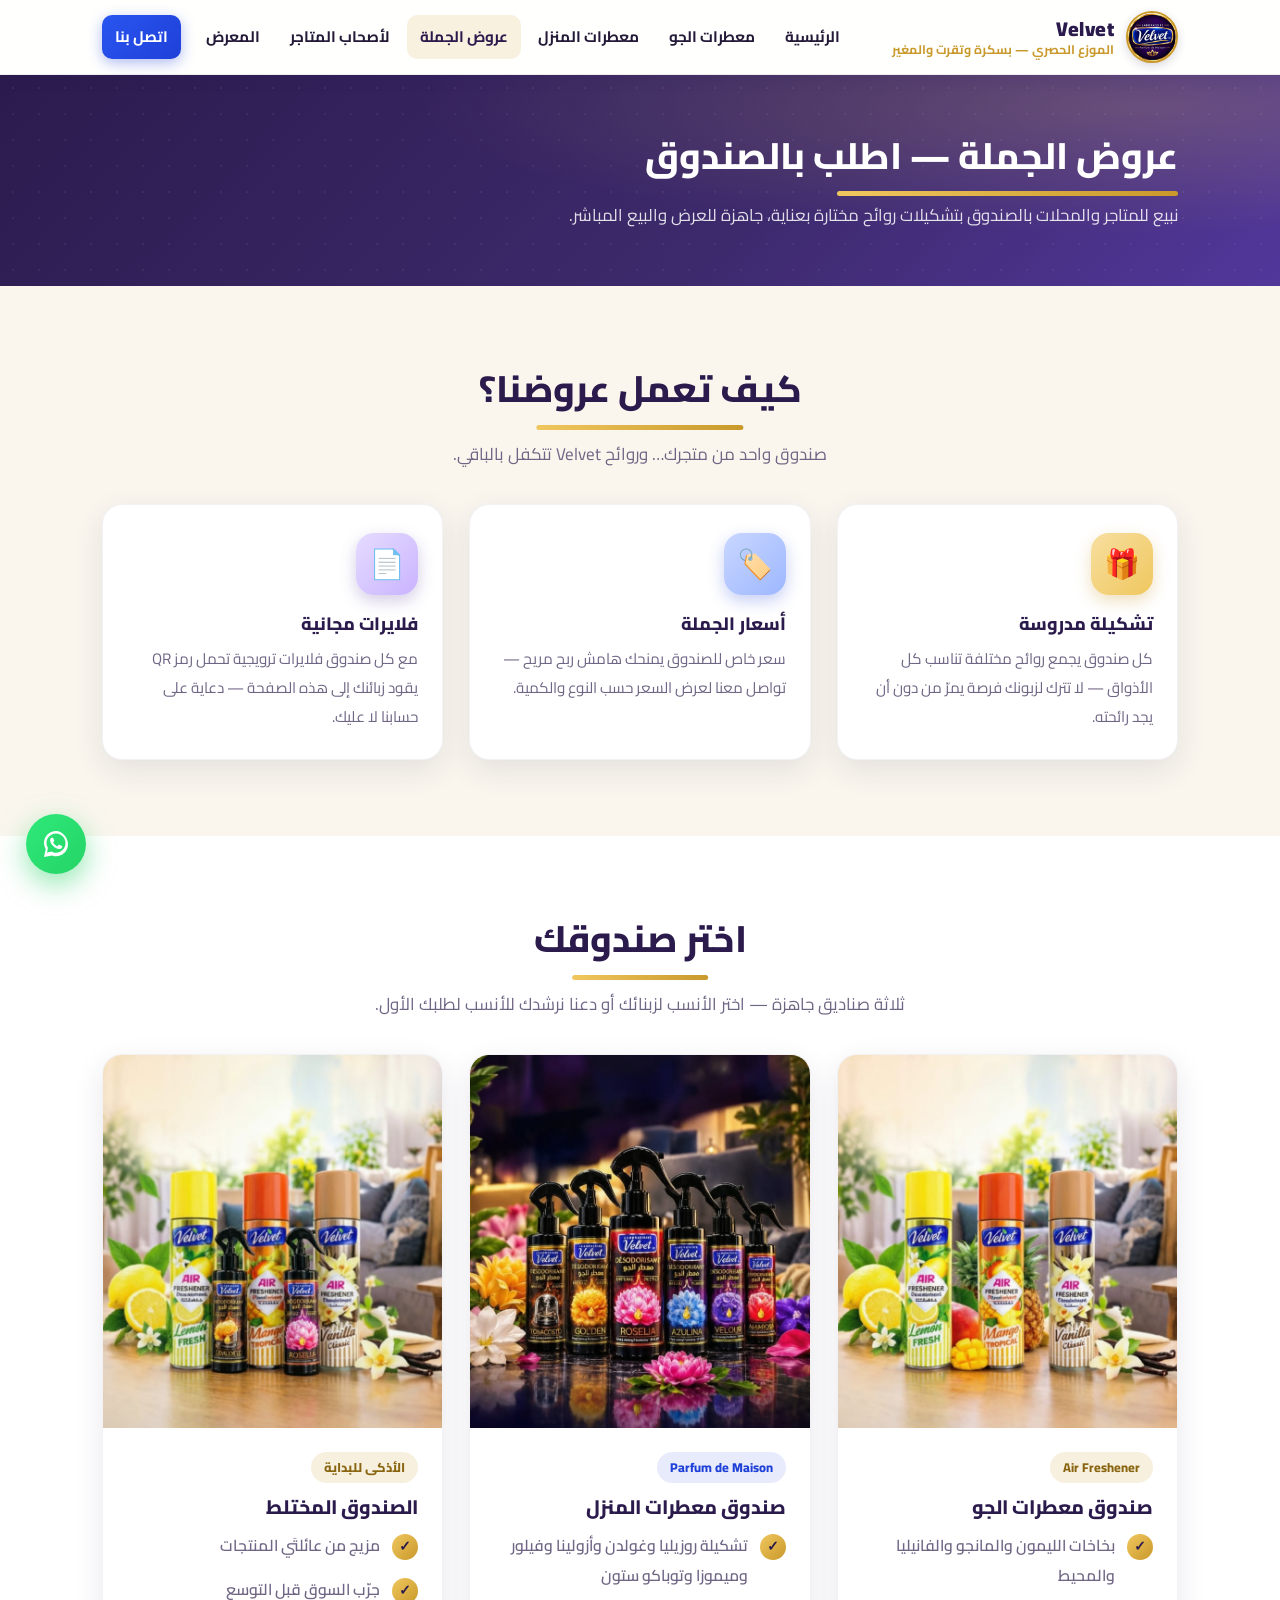
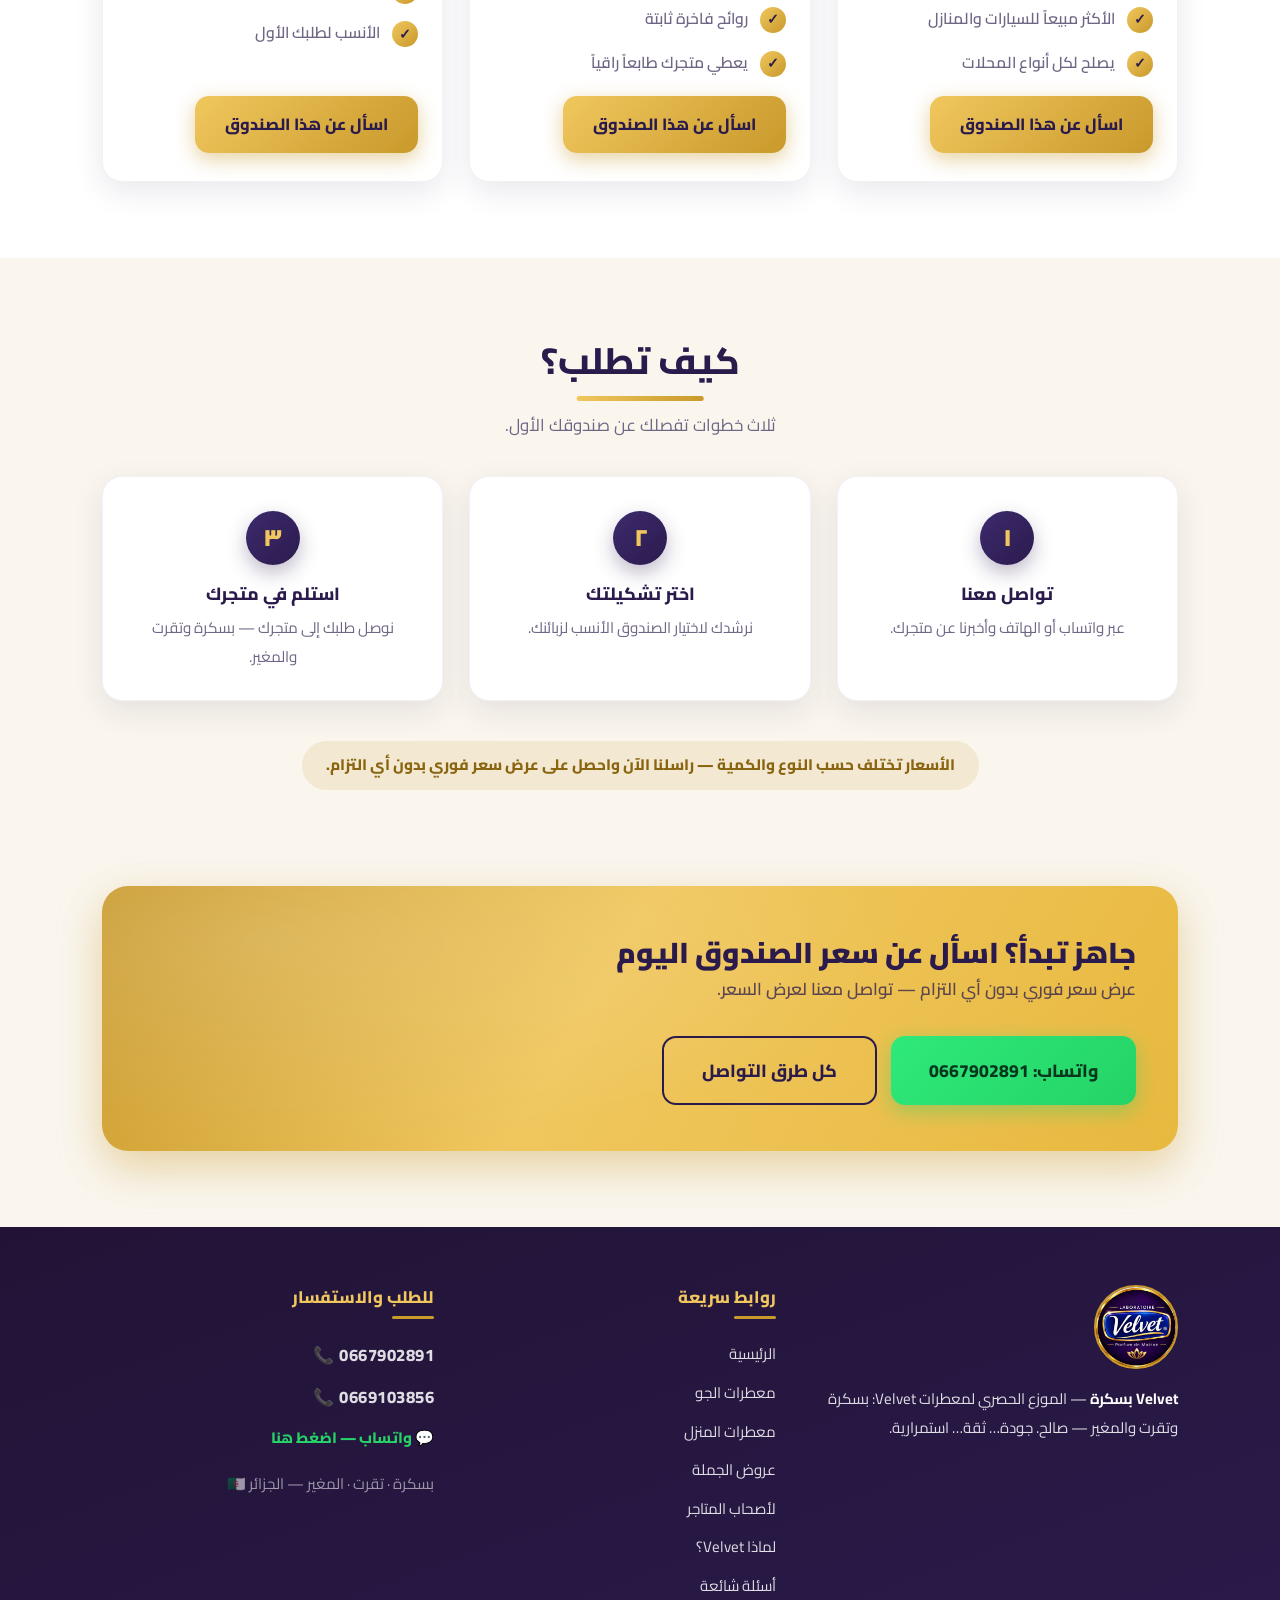
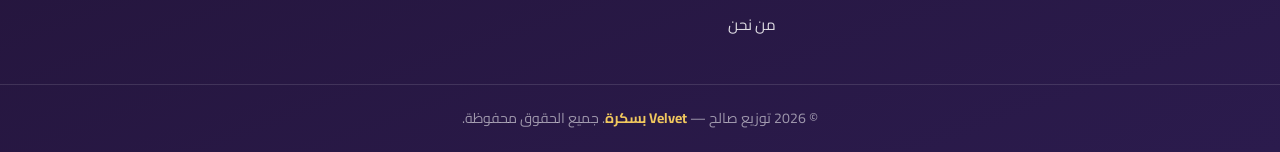
<file: offers.html>
<!DOCTYPE html>
<html lang="ar" dir="rtl">
<head>
  <meta charset="UTF-8">
  <meta name="viewport" content="width=device-width, initial-scale=1.0">
  <title>عروض الجملة بالصندوق | معطرات Velvet — بسكرة</title>
  <meta name="description" content="اطلب معطرات Velvet بالجملة بالصندوق لصالح متجرك — تشكيلات جاهزة، فلايرات ترويجية مجانية، وتوصيل في بسكرة وتقرت والمغير. اتصل: 0667902891">
  <link rel="icon" type="image/jpeg" href="assets/img/velvet-logo.jpg">
  <link rel="preconnect" href="https://fonts.googleapis.com">
  <link rel="preconnect" href="https://fonts.gstatic.com" crossorigin>
  <link href="https://fonts.googleapis.com/css2?family=Cairo:wght@400;600;700;800;900&display=swap" rel="stylesheet">
  <link rel="stylesheet" href="css/style.css">
</head>
<body>

  <!-- ===== الترويسة ===== -->
  <header class="site-header">
    <div class="container header-inner">
      <a href="index.html" class="brand">
        <img src="assets/img/velvet-logo.jpg" alt="شعار Velvet" class="brand-logo">
        <span class="brand-text">
          <strong>Velvet</strong>
          <small>الموزع الحصري — بسكرة وتقرت والمغير</small>
        </span>
      </a>
      <nav class="main-nav" id="mainNav">
        <a href="index.html">الرئيسية</a>
        <a href="air-freshener.html">معطرات الجو</a>
        <a href="home-parfum.html">معطرات المنزل</a>
        <a href="offers.html" class="active">عروض الجملة</a>
        <a href="for-stores.html">لأصحاب المتاجر</a>
        <a href="gallery.html">المعرض</a>
        <a href="contact.html" class="nav-cta">اتصل بنا</a>
      </nav>
      <button class="nav-toggle" id="navToggle" aria-label="فتح القائمة">☰</button>
    </div>
  </header>

  <main>
    <!-- ===== واجهة الصفحة ===== -->
    <section class="page-hero">
      <div class="container">
        <h1 class="section-title">عروض الجملة — اطلب بالصندوق</h1>
        <p>نبيع للمتاجر والمحلات بالصندوق بتشكيلات روائح مختارة بعناية، جاهزة للعرض والبيع المباشر.</p>
      </div>
    </section>

    <!-- ===== كيف تعمل عروضنا ===== -->
    <section class="section">
      <div class="container">
        <div class="center">
          <h2 class="section-title">كيف تعمل عروضنا؟</h2>
          <p class="section-sub">صندوق واحد من متجرك… وروائح Velvet تتكفل بالباقي.</p>
        </div>
        <div class="grid-3">
          <div class="feature reveal">
            <div class="feature-icon">🎁</div>
            <h3>تشكيلة مدروسة</h3>
            <p>كل صندوق يجمع روائح مختلفة تناسب كل الأذواق — لا تترك لزبونك فرصة يمرّ من دون أن يجد رائحته.</p>
          </div>
          <div class="feature reveal">
            <div class="feature-icon blue">🏷️</div>
            <h3>أسعار الجملة</h3>
            <p>سعر خاص للصندوق يمنحك هامش ربح مريح — تواصل معنا لعرض السعر حسب النوع والكمية.</p>
          </div>
          <div class="feature reveal">
            <div class="feature-icon purple">📄</div>
            <h3>فلايرات مجانية</h3>
            <p>مع كل صندوق فلايرات ترويجية تحمل رمز QR يقود زبائنك إلى هذه الصفحة — دعاية على حسابنا لا عليك.</p>
          </div>
        </div>
      </div>
    </section>

    <!-- ===== اختر صندوقك ===== -->
    <section class="section section-alt">
      <div class="container">
        <div class="center">
          <h2 class="section-title">اختر صندوقك</h2>
          <p class="section-sub">ثلاثة صناديق جاهزة — اختر الأنسب لزبنائك أو دعنا نرشدك للأنسب لطلبك الأول.</p>
        </div>
        <div class="grid-3">
          <article class="card reveal">
            <img src="assets/img/trio-sprays.jpg" alt="صندوق معطرات Velvet للجو — بخاخات الليمون والمانجو والفانيليا والمحيط" class="card-img">
            <div class="card-body">
              <span class="tag">Air Freshener</span>
              <h3 class="card-title">صندوق معطرات الجو</h3>
              <ul class="check-list card-text">
                <li>بخاخات الليمون والمانجو والفانيليا والمحيط</li>
                <li>الأكثر مبيعاً للسيارات والمنازل</li>
                <li>يصلح لكل أنواع المحلات</li>
              </ul>
              <a href="https://wa.me/213667902891?text=%D9%85%D8%B1%D8%AD%D8%A8%D8%A7%20%D8%A3%D8%B1%D9%8A%D8%AF%20%D8%B7%D9%84%D8%A8%20%D9%85%D8%B9%D8%B7%D8%B1%D8%A7%D8%AA%20Velvet" class="btn btn-gold" target="_blank" rel="noopener">اسأل عن هذا الصندوق</a>
            </div>
          </article>
          <article class="card reveal">
            <img src="assets/img/parfum-maison.jpg" alt="صندوق معطرات Velvet للمنزل — تشكيلة Parfum de Maison" class="card-img">
            <div class="card-body">
              <span class="tag tag-blue">Parfum de Maison</span>
              <h3 class="card-title">صندوق معطرات المنزل</h3>
              <ul class="check-list card-text">
                <li>تشكيلة روزيليا وغولدن وأزولينا وفيلور وميموزا وتوباكو ستون</li>
                <li>روائح فاخرة ثابتة</li>
                <li>يعطي متجرك طابعاً راقياً</li>
              </ul>
              <a href="https://wa.me/213667902891?text=%D9%85%D8%B1%D8%AD%D8%A8%D8%A7%20%D8%A3%D8%B1%D9%8A%D8%AF%20%D8%B7%D9%84%D8%A8%20%D9%85%D8%B9%D8%B7%D8%B1%D8%A7%D8%AA%20Velvet" class="btn btn-gold" target="_blank" rel="noopener">اسأل عن هذا الصندوق</a>
            </div>
          </article>
          <article class="card reveal">
            <img src="assets/img/collection.jpg" alt="الصندوق المختلط — مجموعة معطرات Velvet متنوعة" class="card-img">
            <div class="card-body">
              <span class="tag">الأذكى للبداية</span>
              <h3 class="card-title">الصندوق المختلط</h3>
              <ul class="check-list card-text">
                <li>مزيج من عائلتَي المنتجات</li>
                <li>جرّب السوق قبل التوسع</li>
                <li>الأنسب لطلبك الأول</li>
              </ul>
              <a href="https://wa.me/213667902891?text=%D9%85%D8%B1%D8%AD%D8%A8%D8%A7%20%D8%A3%D8%B1%D9%8A%D8%AF%20%D8%B7%D9%84%D8%A8%20%D9%85%D8%B9%D8%B7%D8%B1%D8%A7%D8%AA%20Velvet" class="btn btn-gold" target="_blank" rel="noopener">اسأل عن هذا الصندوق</a>
            </div>
          </article>
        </div>
      </div>
    </section>

    <!-- ===== كيف تطلب ===== -->
    <section class="section">
      <div class="container">
        <div class="center">
          <h2 class="section-title">كيف تطلب؟</h2>
          <p class="section-sub">ثلاث خطوات تفصلك عن صندوقك الأول.</p>
        </div>
        <div class="steps">
          <div class="step reveal">
            <div class="step-num">١</div>
            <h3>تواصل معنا</h3>
            <p>عبر واتساب أو الهاتف وأخبرنا عن متجرك.</p>
          </div>
          <div class="step reveal">
            <div class="step-num">٢</div>
            <h3>اختر تشكيلتك</h3>
            <p>نرشدك لاختيار الصندوق الأنسب لزبائنك.</p>
          </div>
          <div class="step reveal">
            <div class="step-num">٣</div>
            <h3>استلم في متجرك</h3>
            <p>نوصل طلبك إلى متجرك — بسكرة وتقرت والمغير.</p>
          </div>
        </div>
        <div class="center" style="margin-top: 40px;">
          <p class="tag reveal" style="font-size: 0.95rem; padding: 10px 24px;">الأسعار تختلف حسب النوع والكمية — راسلنا الآن واحصل على عرض سعر فوري بدون أي التزام.</p>
        </div>
      </div>
    </section>

    <!-- ===== دعوة للطلب ===== -->
    <section class="section" style="padding-top: 20px;">
      <div class="container">
        <div class="cta-band reveal">
          <div>
            <h2>جاهز تبدأ؟ اسأل عن سعر الصندوق اليوم</h2>
            <p>عرض سعر فوري بدون أي التزام — تواصل معنا لعرض السعر.</p>
          </div>
          <div class="cta-actions">
            <a href="https://wa.me/213667902891?text=%D9%85%D8%B1%D8%AD%D8%A8%D8%A7%20%D8%A3%D8%B1%D9%8A%D8%AF%20%D8%B7%D9%84%D8%A8%20%D9%85%D8%B9%D8%B7%D8%B1%D8%A7%D8%AA%20Velvet" class="btn btn-wa btn-lg" target="_blank" rel="noopener">واتساب: 0667902891</a>
            <a href="contact.html" class="btn btn-outline-dark btn-lg">كل طرق التواصل</a>
          </div>
        </div>
      </div>
    </section>
  </main>

  <!-- ===== التذييل ===== -->
  <footer class="site-footer">
    <div class="container footer-grid">
      <div class="footer-col">
        <img src="assets/img/velvet-logo.jpg" alt="Velvet — Parfum de Maison" class="footer-logo">
        <p><strong style="color:#fff;">Velvet بسكرة</strong> — الموزع الحصري لمعطرات Velvet: بسكرة وتقرت والمغير — صالح. جودة… ثقة… استمرارية.</p>
      </div>
      <div class="footer-col">
        <h4>روابط سريعة</h4>
        <a href="index.html">الرئيسية</a>
        <a href="air-freshener.html">معطرات الجو</a>
        <a href="home-parfum.html">معطرات المنزل</a>
        <a href="offers.html">عروض الجملة</a>
        <a href="for-stores.html">لأصحاب المتاجر</a>
        <a href="why-us.html">لماذا Velvet؟</a>
        <a href="faq.html">أسئلة شائعة</a>
        <a href="about.html">من نحن</a>
      </div>
      <div class="footer-col">
        <h4>للطلب والاستفسار</h4>
        <a class="footer-phone" href="tel:0667902891">📞 0667902891</a>
        <a class="footer-phone" href="tel:0669103856">📞 0669103856</a>
        <a class="footer-wa" href="https://wa.me/213667902891" target="_blank" rel="noopener">💬 واتساب — اضغط هنا</a>
        <p class="footer-note">بسكرة · تقرت · المغير — الجزائر 🇩🇿</p>
      </div>
    </div>
    <div class="footer-bottom">
      © <span id="year">2026</span> توزيع صالح — <span class="gold">Velvet بسكرة</span>. جميع الحقوق محفوظة.
    </div>
  </footer>

  <!-- ===== زر واتساب العائم ===== -->
  <a href="https://wa.me/213667902891" class="wa-float" target="_blank" rel="noopener" aria-label="تواصل معنا عبر واتساب">
    <svg viewBox="0 0 32 32"><path d="M16 3C9.4 3 4 8.4 4 15c0 2.1.6 4.2 1.7 6L4 29l8.2-1.6c1.2.6 2.5.9 3.8.9 6.6 0 12-5.4 12-12S22.6 3 16 3zm0 21.8c-1.2 0-2.4-.3-3.4-.9l-.7-.4-4.9 1 1-4.7-.5-.7C6.9 17.9 6.5 16.5 6.5 15 6.5 9.8 10.8 5.5 16 5.5S25.5 9.8 25.5 15 21.2 24.8 16 24.8zm5.4-7.1c-.3-.1-1.7-.9-2-1-.3-.1-.5-.1-.7.1-.2.3-.8 1-.9 1.2-.2.2-.3.2-.6.1-.3-.1-1.2-.5-2.3-1.4-.9-.8-1.4-1.7-1.6-2-.2-.3 0-.5.1-.6l.5-.6c.2-.2.2-.3.3-.5.1-.2 0-.4 0-.5 0-.1-.7-1.7-1-2.3-.3-.6-.5-.5-.7-.5h-.6c-.2 0-.5.1-.8.4-.3.3-1 1-1 2.5s1.1 2.9 1.2 3.1c.1.2 2.1 3.2 5.1 4.5.7.3 1.3.5 1.7.6.7.2 1.4.2 1.9.1.6-.1 1.7-.7 2-1.4.2-.7.2-1.3.2-1.4-.1-.1-.3-.2-.6-.3z"/></svg>
  </a>

  <script src="js/config.js"></script>
  <script src="js/main.js"></script>
</body>
</html>
</file>
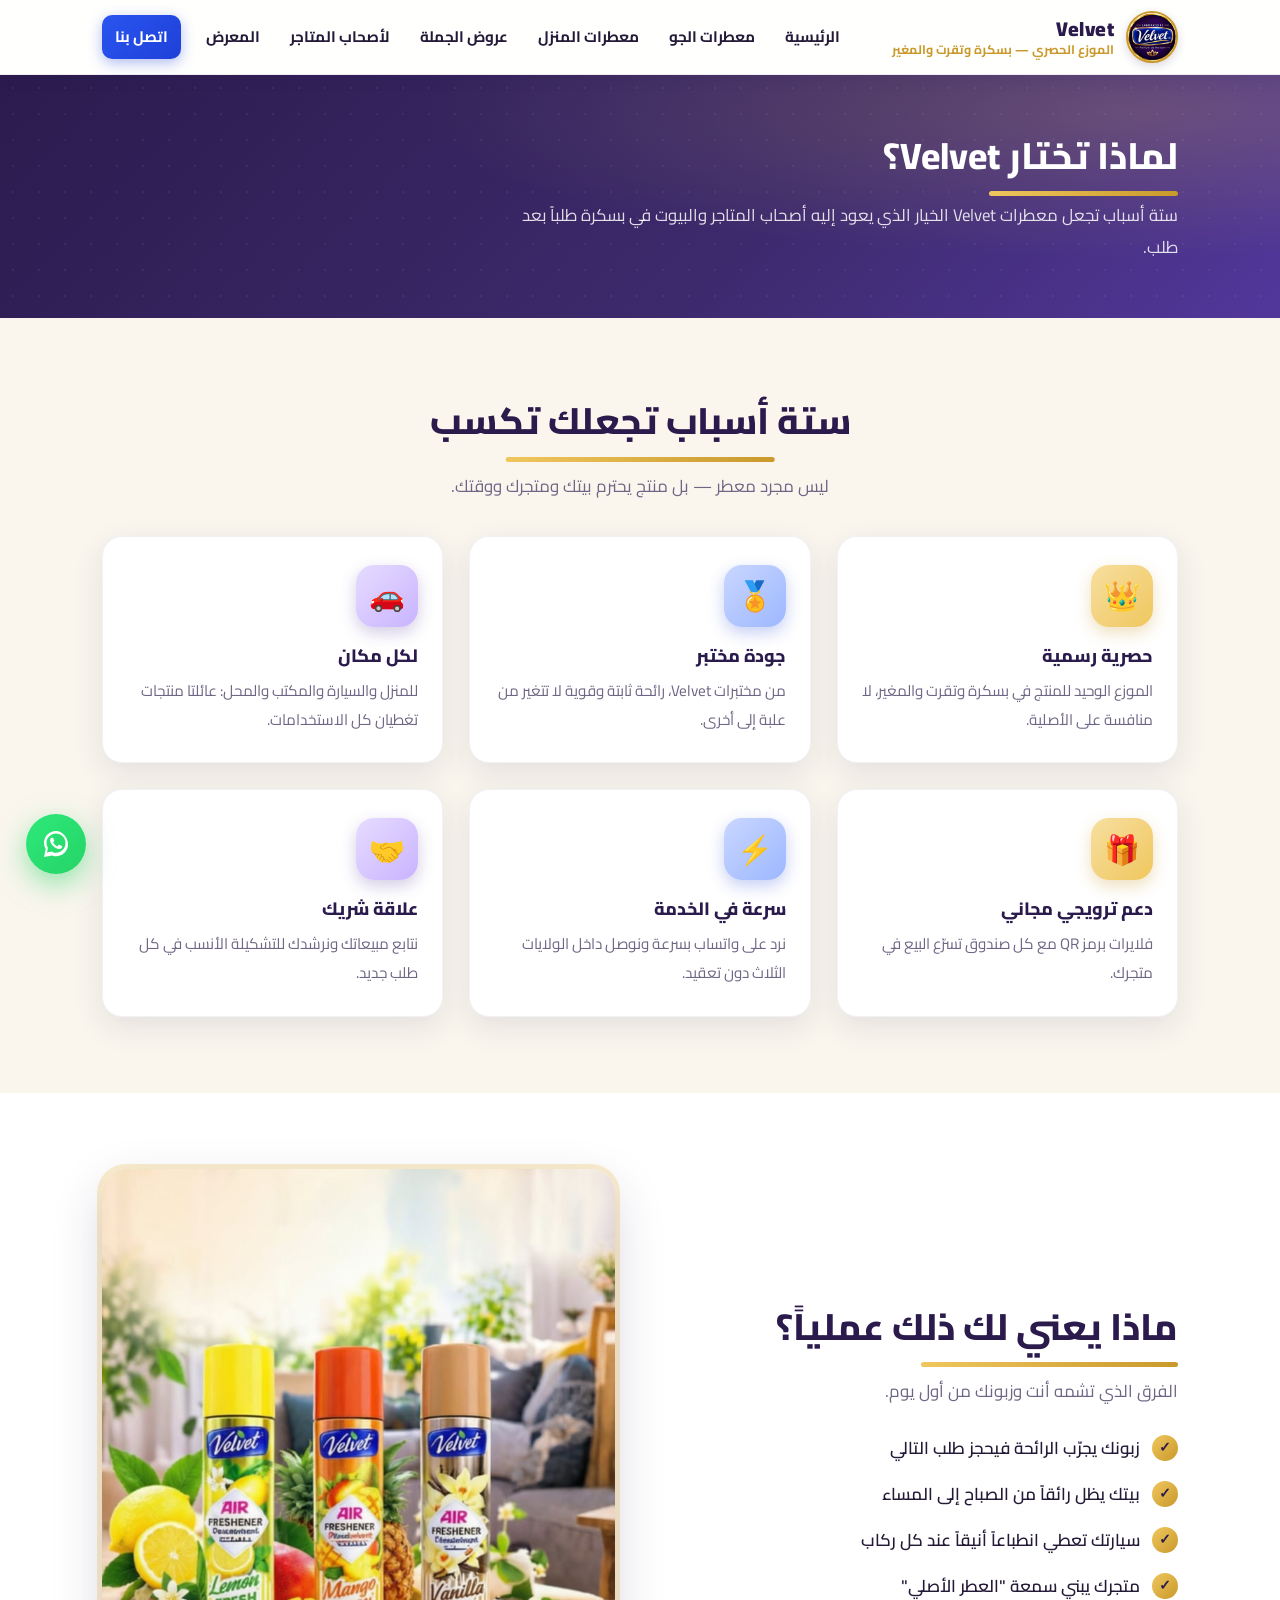
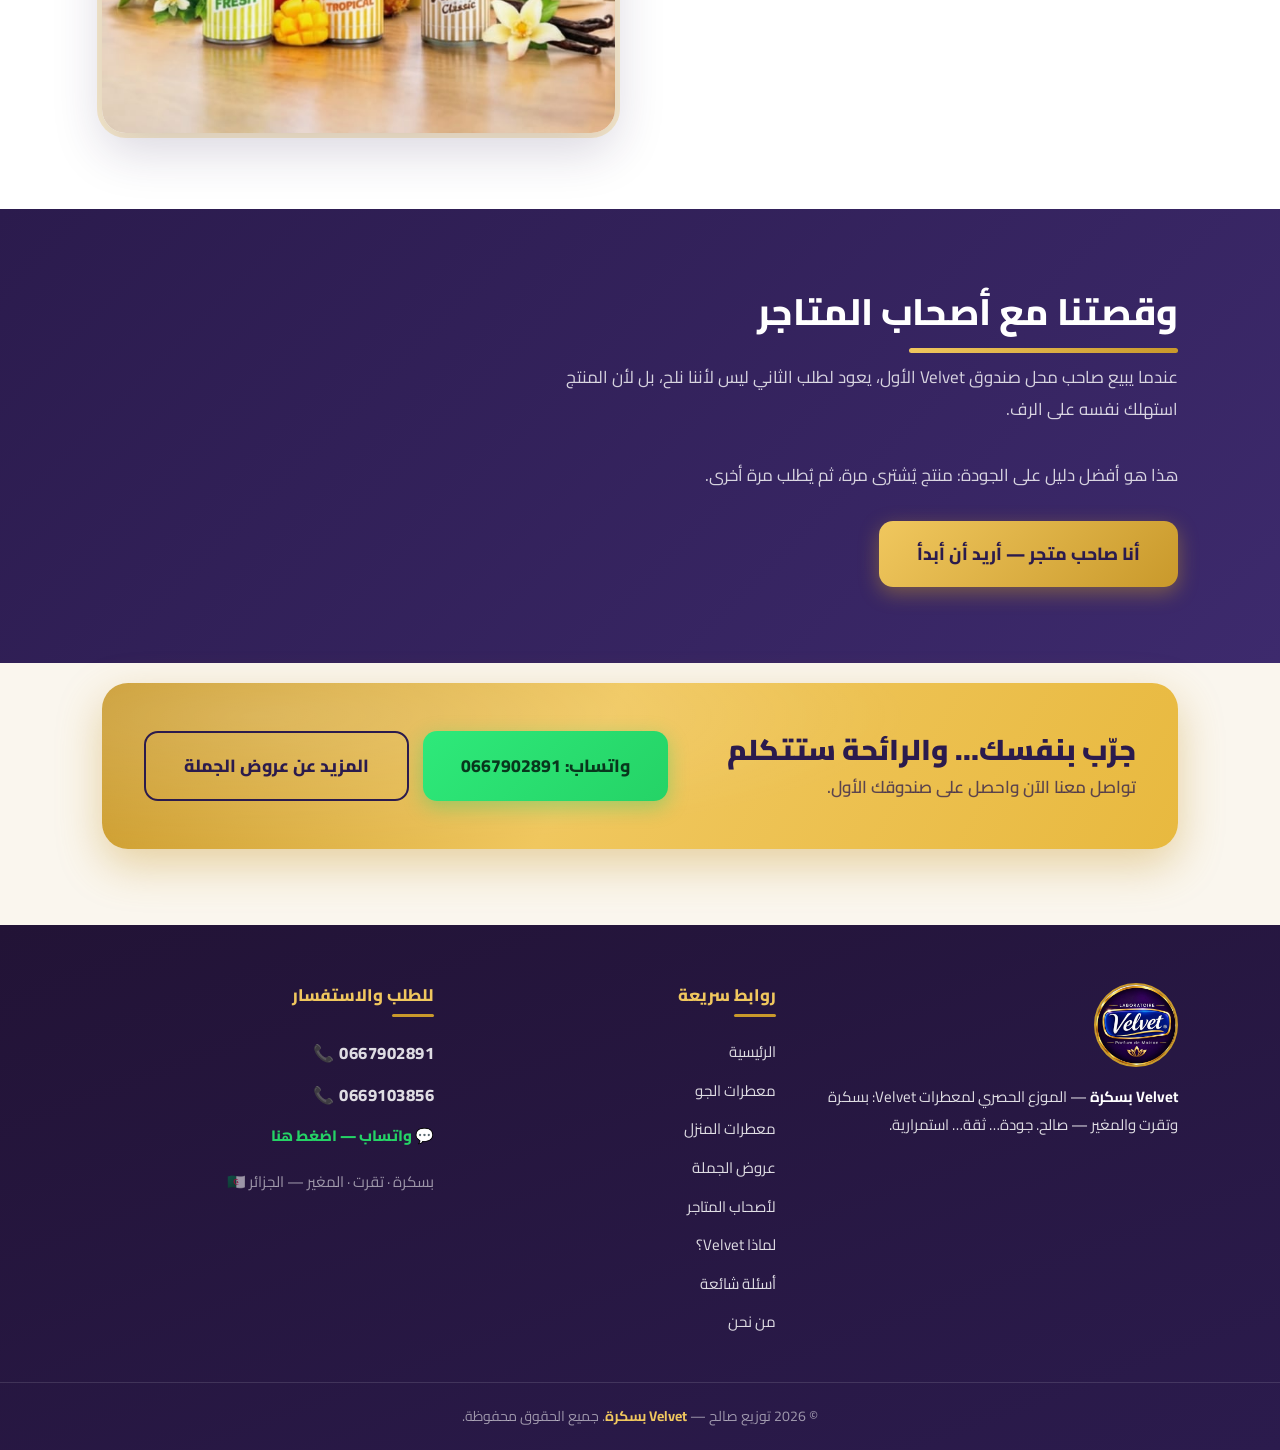
<file: why-us.html>
<!DOCTYPE html>
<html lang="ar" dir="rtl">
<head>
  <meta charset="UTF-8">
  <meta name="viewport" content="width=device-width, initial-scale=1.0">
  <title>لماذا Velvet؟ | الجودة التي يعود إليها زبناء بسكرة</title>
  <meta name="description" content="ستة أسباب تجعل معطرات Velvet خيار أصحاب المتاجر والبيوت في بسكرة — جودة أصلية، روائح ثابتة، وموزع حصري يخدمك. 0667902891">
  <link rel="icon" type="image/jpeg" href="assets/img/velvet-logo.jpg">
  <link rel="preconnect" href="https://fonts.googleapis.com">
  <link rel="preconnect" href="https://fonts.gstatic.com" crossorigin>
  <link href="https://fonts.googleapis.com/css2?family=Cairo:wght@400;600;700;800;900&display=swap" rel="stylesheet">
  <link rel="stylesheet" href="css/style.css">
</head>
<body>

  <!-- ===== الترويسة ===== -->
  <header class="site-header">
    <div class="container header-inner">
      <a href="index.html" class="brand">
        <img src="assets/img/velvet-logo.jpg" alt="شعار Velvet" class="brand-logo">
        <span class="brand-text">
          <strong>Velvet</strong>
          <small>الموزع الحصري — بسكرة وتقرت والمغير</small>
        </span>
      </a>
      <nav class="main-nav" id="mainNav">
        <a href="index.html">الرئيسية</a>
        <a href="air-freshener.html">معطرات الجو</a>
        <a href="home-parfum.html">معطرات المنزل</a>
        <a href="offers.html">عروض الجملة</a>
        <a href="for-stores.html">لأصحاب المتاجر</a>
        <a href="gallery.html">المعرض</a>
        <a href="contact.html" class="nav-cta">اتصل بنا</a>
      </nav>
      <button class="nav-toggle" id="navToggle" aria-label="فتح القائمة">☰</button>
    </div>
  </header>

  <main>
    <!-- ===== واجهة الصفحة ===== -->
    <section class="page-hero">
      <div class="container">
        <h1 class="section-title">لماذا تختار Velvet؟</h1>
        <p>ستة أسباب تجعل معطرات Velvet الخيار الذي يعود إليه أصحاب المتاجر والبيوت في بسكرة طلباً بعد طلب.</p>
      </div>
    </section>

    <!-- ===== ستة أسباب ===== -->
    <section class="section">
      <div class="container">
        <div class="center">
          <h2 class="section-title">ستة أسباب تجعلك تكسب</h2>
          <p class="section-sub">ليس مجرد معطر — بل منتج يحترم بيتك ومتجرك ووقتك.</p>
        </div>
        <div class="grid-3">
          <div class="feature reveal">
            <div class="feature-icon">👑</div>
            <h3>حصرية رسمية</h3>
            <p>الموزع الوحيد للمنتج في بسكرة وتقرت والمغير، لا منافسة على الأصلية.</p>
          </div>
          <div class="feature reveal">
            <div class="feature-icon blue">🏅</div>
            <h3>جودة مختبر</h3>
            <p>من مختبرات Velvet، رائحة ثابتة وقوية لا تتغير من علبة إلى أخرى.</p>
          </div>
          <div class="feature reveal">
            <div class="feature-icon purple">🚗</div>
            <h3>لكل مكان</h3>
            <p>للمنزل والسيارة والمكتب والمحل: عائلتا منتجات تغطيان كل الاستخدامات.</p>
          </div>
          <div class="feature reveal">
            <div class="feature-icon">🎁</div>
            <h3>دعم ترويجي مجاني</h3>
            <p>فلايرات برمز QR مع كل صندوق تسرّع البيع في متجرك.</p>
          </div>
          <div class="feature reveal">
            <div class="feature-icon blue">⚡</div>
            <h3>سرعة في الخدمة</h3>
            <p>نرد على واتساب بسرعة ونوصل داخل الولايات الثلاث دون تعقيد.</p>
          </div>
          <div class="feature reveal">
            <div class="feature-icon purple">🤝</div>
            <h3>علاقة شريك</h3>
            <p>نتابع مبيعاتك ونرشدك للتشكيلة الأنسب في كل طلب جديد.</p>
          </div>
        </div>
      </div>
    </section>

    <!-- ===== ماذا يعني ذلك عملياً ===== -->
    <section class="section section-alt">
      <div class="container split">
        <div class="reveal">
          <h2 class="section-title">ماذا يعني لك ذلك عملياً؟</h2>
          <p class="section-sub" style="margin-bottom: 24px;">الفرق الذي تشمه أنت وزبونك من أول يوم.</p>
          <ul class="check-list">
            <li>زبونك يجرّب الرائحة فيحجز طلب التالي</li>
            <li>بيتك يظل رائقاً من الصباح إلى المساء</li>
            <li>سيارتك تعطي انطباعاً أنيقاً عند كل ركاب</li>
            <li>متجرك يبني سمعة "العطر الأصلي"</li>
          </ul>
        </div>
        <div class="split-img-wrap reveal">
          <img src="assets/img/trio-sprays.jpg" alt="معطرات Velvet للجو — ليمون، مانجو، فانيليا" class="split-img">
        </div>
      </div>
    </section>

    <!-- ===== قصتنا مع أصحاب المتاجر ===== -->
    <section class="section section-dark">
      <div class="container reveal">
        <h2 class="section-title">وقصتنا مع أصحاب المتاجر</h2>
        <p class="section-sub">
          عندما يبيع صاحب محل صندوق Velvet الأول، يعود لطلب الثاني ليس لأننا نلح، بل لأن المنتج استهلك نفسه على الرف.
        </p>
        <p class="section-sub" style="margin-bottom: 30px;">
          هذا هو أفضل دليل على الجودة: منتج يُشترى مرة، ثم يُطلب مرة أخرى.
        </p>
        <a href="for-stores.html" class="btn btn-gold btn-lg">أنا صاحب متجر — أريد أن أبدأ</a>
      </div>
    </section>

    <!-- ===== دعوة للطلب ===== -->
    <section class="section" style="padding-top: 20px;">
      <div class="container">
        <div class="cta-band reveal">
          <div>
            <h2>جرّب بنفسك… والرائحة ستتكلم</h2>
            <p>تواصل معنا الآن واحصل على صندوقك الأول.</p>
          </div>
          <div class="cta-actions">
            <a href="https://wa.me/213667902891" class="btn btn-wa btn-lg" target="_blank" rel="noopener">واتساب: 0667902891</a>
            <a href="offers.html" class="btn btn-outline-dark btn-lg">المزيد عن عروض الجملة</a>
          </div>
        </div>
      </div>
    </section>
  </main>

  <!-- ===== التذييل ===== -->
  <footer class="site-footer">
    <div class="container footer-grid">
      <div class="footer-col">
        <img src="assets/img/velvet-logo.jpg" alt="Velvet — Parfum de Maison" class="footer-logo">
        <p><strong style="color:#fff;">Velvet بسكرة</strong> — الموزع الحصري لمعطرات Velvet: بسكرة وتقرت والمغير — صالح. جودة… ثقة… استمرارية.</p>
      </div>
      <div class="footer-col">
        <h4>روابط سريعة</h4>
        <a href="index.html">الرئيسية</a>
        <a href="air-freshener.html">معطرات الجو</a>
        <a href="home-parfum.html">معطرات المنزل</a>
        <a href="offers.html">عروض الجملة</a>
        <a href="for-stores.html">لأصحاب المتاجر</a>
        <a href="why-us.html">لماذا Velvet؟</a>
        <a href="faq.html">أسئلة شائعة</a>
        <a href="about.html">من نحن</a>
      </div>
      <div class="footer-col">
        <h4>للطلب والاستفسار</h4>
        <a class="footer-phone" href="tel:0667902891">📞 0667902891</a>
        <a class="footer-phone" href="tel:0669103856">📞 0669103856</a>
        <a class="footer-wa" href="https://wa.me/213667902891" target="_blank" rel="noopener">💬 واتساب — اضغط هنا</a>
        <p class="footer-note">بسكرة · تقرت · المغير — الجزائر 🇩🇿</p>
      </div>
    </div>
    <div class="footer-bottom">
      © <span id="year">2026</span> توزيع صالح — <span class="gold">Velvet بسكرة</span>. جميع الحقوق محفوظة.
    </div>
  </footer>

  <!-- ===== زر واتساب العائم ===== -->
  <a href="https://wa.me/213667902891" class="wa-float" target="_blank" rel="noopener" aria-label="تواصل معنا عبر واتساب">
    <svg viewBox="0 0 32 32"><path d="M16 3C9.4 3 4 8.4 4 15c0 2.1.6 4.2 1.7 6L4 29l8.2-1.6c1.2.6 2.5.9 3.8.9 6.6 0 12-5.4 12-12S22.6 3 16 3zm0 21.8c-1.2 0-2.4-.3-3.4-.9l-.7-.4-4.9 1 1-4.7-.5-.7C6.9 17.9 6.5 16.5 6.5 15 6.5 9.8 10.8 5.5 16 5.5S25.5 9.8 25.5 15 21.2 24.8 16 24.8zm5.4-7.1c-.3-.1-1.7-.9-2-1-.3-.1-.5-.1-.7.1-.2.3-.8 1-.9 1.2-.2.2-.3.2-.6.1-.3-.1-1.2-.5-2.3-1.4-.9-.8-1.4-1.7-1.6-2-.2-.3 0-.5.1-.6l.5-.6c.2-.2.2-.3.3-.5.1-.2 0-.4 0-.5 0-.1-.7-1.7-1-2.3-.3-.6-.5-.5-.7-.5h-.6c-.2 0-.5.1-.8.4-.3.3-1 1-1 2.5s1.1 2.9 1.2 3.1c.1.2 2.1 3.2 5.1 4.5.7.3 1.3.5 1.7.6.7.2 1.4.2 1.9.1.6-.1 1.7-.7 2-1.4.2-.7.2-1.3.2-1.4-.1-.1-.3-.2-.6-.3z"/></svg>
  </a>

  <script src="js/config.js"></script>
  <script src="js/main.js"></script>
</body>
</html>
</file>
<file: css/style.css>
/* ============================================================
   Velvet Biskra — Design System
   الموزع الحصري لولاية بسكرة — صالح آث
   ============================================================ */

:root {
  --purple: #2b1b4d;
  --purple-2: #3d2a6d;
  --purple-3: #52379b;
  --blue: #1e40d8;
  --blue-2: #2a55f0;
  --gold: #c9992b;
  --gold-2: #f0c75e;
  --gold-3: #f7dfa0;
  --cream: #faf6ee;
  --cream-2: #f3ecdd;
  --white: #ffffff;
  --ink: #241a38;
  --muted: #6f6584;
  --green: #25d366;
  --green-dark: #128c4b;
  --shadow: 0 10px 30px rgba(43, 27, 77, 0.10);
  --shadow-lg: 0 18px 50px rgba(43, 27, 77, 0.18);
  --radius: 20px;
  --header-h: 74px;
}

* { margin: 0; padding: 0; box-sizing: border-box; }

html { scroll-behavior: smooth; }

body {
  font-family: 'Cairo', 'Segoe UI', Tahoma, sans-serif;
  background: var(--cream);
  color: var(--ink);
  line-height: 1.9;
  font-size: 17px;
  overflow-x: hidden;
}

img { max-width: 100%; display: block; }
a { color: inherit; text-decoration: none; }
ul { list-style: none; }

.container {
  max-width: 1120px;
  margin-inline: auto;
  padding-inline: 22px;
}

main { min-height: 60vh; }

/* ---------- Typography ---------- */

h1, h2, h3, h4 { line-height: 1.45; font-weight: 800; }

.section-title {
  font-size: clamp(1.55rem, 3.4vw, 2.3rem);
  color: var(--purple);
  position: relative;
  display: inline-block;
  padding-bottom: 14px;
  margin-bottom: 8px;
}

.section-title::after {
  content: "";
  position: absolute;
  bottom: 0;
  right: 0;
  width: 64%;
  height: 5px;
  border-radius: 99px;
  background: linear-gradient(90deg, var(--gold-2), var(--gold));
}

.section-sub {
  color: var(--muted);
  font-size: 1.06rem;
  max-width: 640px;
  margin-bottom: 34px;
}

.center { text-align: center; }
.center .section-title::after { right: 50%; transform: translateX(50%); }
.center .section-sub { margin-inline: auto; }

/* ---------- Header ---------- */

.site-header {
  position: sticky;
  top: 0;
  z-index: 100;
  background: rgba(255, 255, 255, 0.92);
  backdrop-filter: blur(10px);
  -webkit-backdrop-filter: blur(10px);
  border-bottom: 1px solid rgba(43, 27, 77, 0.08);
  box-shadow: 0 2px 18px rgba(43, 27, 77, 0.06);
}

.header-inner {
  height: var(--header-h);
  display: flex;
  align-items: center;
  justify-content: space-between;
  gap: 18px;
}

.brand { display: flex; align-items: center; gap: 12px; flex-shrink: 0; }

.brand-logo {
  width: 52px;
  height: 52px;
  border-radius: 50%;
  object-fit: cover;
  border: 2px solid var(--gold);
  box-shadow: 0 3px 10px rgba(43, 27, 77, 0.18);
}

.brand-text { display: flex; flex-direction: column; line-height: 1.3; }
.brand-text strong { color: var(--purple); font-size: 1.25rem; font-weight: 900; letter-spacing: 0.5px; }
.brand-text small { color: var(--gold); font-weight: 700; font-size: 0.78rem; }

.main-nav { display: flex; align-items: center; gap: 4px; }

.main-nav a {
  padding: 8px 13px;
  border-radius: 10px;
  font-weight: 700;
  font-size: 0.95rem;
  color: var(--ink);
  transition: color .2s, background .2s;
}

.main-nav a:hover { color: var(--blue); background: rgba(30, 64, 216, 0.07); }

.main-nav a.active { color: var(--purple); background: rgba(201, 153, 43, 0.14); }

.main-nav a.nav-cta {
  background: linear-gradient(135deg, var(--blue-2), var(--blue));
  color: #fff;
  margin-inline-start: 8px;
  box-shadow: 0 4px 14px rgba(30, 64, 216, 0.35);
}

.main-nav a.nav-cta:hover { background: var(--blue); color: #fff; }

.nav-toggle {
  display: none;
  background: none;
  border: 2px solid var(--purple);
  color: var(--purple);
  font-size: 1.45rem;
  border-radius: 12px;
  width: 46px;
  height: 46px;
  cursor: pointer;
  line-height: 1;
}

/* ---------- Hero (home) ---------- */

.hero {
  position: relative;
  background:
    radial-gradient(ellipse 60% 45% at 85% 10%, rgba(240, 199, 94, 0.22), transparent),
    radial-gradient(ellipse 50% 40% at 10% 90%, rgba(42, 85, 240, 0.30), transparent),
    linear-gradient(135deg, var(--purple) 0%, var(--purple-2) 55%, var(--purple-3) 100%);
  color: #fff;
  overflow: hidden;
}

.hero::before {
  content: "";
  position: absolute;
  inset: 0;
  background-image: radial-gradient(rgba(255,255,255,0.07) 1.5px, transparent 1.5px);
  background-size: 26px 26px;
  pointer-events: none;
}

.hero-inner {
  display: grid;
  grid-template-columns: 1.15fr 0.85fr;
  align-items: center;
  gap: 44px;
  padding-block: 72px 84px;
}

.hero-badge {
  display: inline-flex;
  align-items: center;
  gap: 8px;
  background: linear-gradient(135deg, var(--gold-2), var(--gold));
  color: var(--purple);
  font-weight: 800;
  font-size: 0.9rem;
  padding: 7px 18px;
  border-radius: 99px;
  margin-bottom: 20px;
  box-shadow: 0 4px 16px rgba(201, 153, 43, 0.45);
}

.hero-title {
  font-size: clamp(1.9rem, 5vw, 3.1rem);
  font-weight: 900;
  margin-bottom: 16px;
}

.hero-title .gold { color: var(--gold-2); }

.hero-lead {
  font-size: 1.12rem;
  color: rgba(255, 255, 255, 0.88);
  max-width: 540px;
  margin-bottom: 30px;
}

.hero-cta { display: flex; flex-wrap: wrap; gap: 14px; }

.hero-img-wrap { position: relative; }

.hero-img {
  border-radius: 26px;
  box-shadow: var(--shadow-lg), 0 0 0 6px rgba(240, 199, 94, 0.25);
  transform: rotate(-1.5deg);
  width: 100%;
  object-fit: cover;
  aspect-ratio: 4 / 4.6;
}

.hero-strip {
  display: flex;
  align-items: center;
  gap: 12px;
  background: rgba(255, 255, 255, 0.12);
  border: 1px solid rgba(255, 255, 255, 0.22);
  backdrop-filter: blur(6px);
  border-radius: 16px;
  padding: 10px 18px;
  position: absolute;
  bottom: -22px;
  right: 18px;
  font-weight: 800;
  font-size: 0.92rem;
  box-shadow: var(--shadow);
}

.hero-strip .dot { width: 10px; height: 10px; border-radius: 50%; background: var(--green); box-shadow: 0 0 0 4px rgba(37, 211, 102, 0.25); }

/* ---------- Inner page hero ---------- */

.page-hero {
  background:
    radial-gradient(ellipse 55% 60% at 88% 15%, rgba(240, 199, 94, 0.20), transparent),
    linear-gradient(135deg, var(--purple) 0%, var(--purple-2) 60%, var(--purple-3) 100%);
  color: #fff;
  padding-block: 54px;
  position: relative;
  overflow: hidden;
}

.page-hero::before {
  content: "";
  position: absolute;
  inset: 0;
  background-image: radial-gradient(rgba(255,255,255,0.06) 1.5px, transparent 1.5px);
  background-size: 26px 26px;
}

.page-hero .section-title { color: #fff; margin-bottom: 4px; }
.page-hero .section-title::after { background: linear-gradient(90deg, var(--gold-2), var(--gold)); }
.page-hero p { color: rgba(255,255,255,0.85); max-width: 660px; font-size: 1.05rem; }

/* ---------- Buttons ---------- */

.btn {
  display: inline-flex;
  align-items: center;
  justify-content: center;
  gap: 10px;
  padding: 13px 30px;
  border-radius: 14px;
  font-weight: 800;
  font-size: 1.02rem;
  transition: transform .18s, box-shadow .18s, background .18s;
  cursor: pointer;
  border: none;
}

.btn:hover { transform: translateY(-2px); }

.btn-gold {
  background: linear-gradient(135deg, var(--gold-2), var(--gold));
  color: var(--purple);
  box-shadow: 0 6px 20px rgba(201, 153, 43, 0.45);
}

.btn-wa {
  background: linear-gradient(135deg, #2ee97a, var(--green));
  color: #08371d;
  box-shadow: 0 6px 20px rgba(37, 211, 102, 0.4);
}

.btn-blue {
  background: linear-gradient(135deg, var(--blue-2), var(--blue));
  color: #fff;
  box-shadow: 0 6px 20px rgba(30, 64, 216, 0.4);
}

.btn-outline {
  background: transparent;
  color: #fff;
  border: 2px solid rgba(255, 255, 255, 0.65);
}

.btn-outline:hover { background: rgba(255, 255, 255, 0.12); }

.btn-outline-dark {
  background: transparent;
  color: var(--purple);
  border: 2px solid var(--purple);
}

.btn-outline-dark:hover { background: rgba(43, 27, 77, 0.06); }

.btn-lg { padding: 16px 38px; font-size: 1.1rem; }

/* ---------- Sections ---------- */

.section { padding-block: 76px; }

.section-alt { background: var(--white); }

.section-dark {
  background: linear-gradient(135deg, var(--purple) 0%, var(--purple-2) 100%);
  color: #fff;
}

.section-dark .section-title { color: #fff; }
.section-dark .section-sub { color: rgba(255, 255, 255, 0.8); }

/* ---------- Grids & Cards ---------- */

.grid-2 { display: grid; grid-template-columns: repeat(2, 1fr); gap: 26px; }
.grid-3 { display: grid; grid-template-columns: repeat(3, 1fr); gap: 26px; }
.grid-4 { display: grid; grid-template-columns: repeat(4, 1fr); gap: 22px; }

.card {
  background: var(--white);
  border-radius: var(--radius);
  box-shadow: var(--shadow);
  overflow: hidden;
  transition: transform .22s, box-shadow .22s;
  display: flex;
  flex-direction: column;
  border: 1px solid rgba(43, 27, 77, 0.06);
}

.card:hover { transform: translateY(-6px); box-shadow: var(--shadow-lg); }

.card-img { width: 100%; object-fit: cover; aspect-ratio: 4 / 4.4; }

.card-body { padding: 24px 24px 28px; flex: 1; display: flex; flex-direction: column; align-items: flex-start; gap: 10px; }

.card-title { font-size: 1.22rem; color: var(--purple); font-weight: 800; }

.card-text { color: var(--muted); font-size: 0.98rem; flex: 1; }

.card .btn { margin-top: 8px; }

.tag {
  display: inline-block;
  background: rgba(201, 153, 43, 0.15);
  color: #8a6510;
  font-size: 0.8rem;
  font-weight: 800;
  padding: 3px 13px;
  border-radius: 99px;
}

.tag-blue { background: rgba(30, 64, 216, 0.1); color: var(--blue); }

/* ---------- Feature cards ---------- */

.feature {
  background: var(--white);
  border-radius: var(--radius);
  padding: 28px 24px;
  box-shadow: var(--shadow);
  border: 1px solid rgba(43, 27, 77, 0.06);
  transition: transform .22s, box-shadow .22s;
}

.feature:hover { transform: translateY(-5px); box-shadow: var(--shadow-lg); }

.feature-icon {
  width: 62px;
  height: 62px;
  border-radius: 18px;
  display: flex;
  align-items: center;
  justify-content: center;
  font-size: 1.8rem;
  margin-bottom: 16px;
  background: linear-gradient(135deg, var(--gold-3), var(--gold-2));
  box-shadow: 0 6px 16px rgba(201, 153, 43, 0.3);
}

.feature-icon.blue { background: linear-gradient(135deg, #c9d6ff, #9db8ff); box-shadow: 0 6px 16px rgba(30, 64, 216, 0.25); }
.feature-icon.purple { background: linear-gradient(135deg, #e6dcff, #c9b3ff); box-shadow: 0 6px 16px rgba(82, 55, 155, 0.25); }

.feature h3 { font-size: 1.12rem; color: var(--purple); margin-bottom: 8px; }

.feature p { color: var(--muted); font-size: 0.95rem; }

.section-dark .feature { background: rgba(255, 255, 255, 0.07); border-color: rgba(255, 255, 255, 0.14); backdrop-filter: blur(4px); }
.section-dark .feature h3 { color: var(--gold-2); }
.section-dark .feature p { color: rgba(255, 255, 255, 0.82); }
.section-dark .feature-icon { background: linear-gradient(135deg, var(--gold-2), var(--gold)); }

/* ---------- Check list ---------- */

.check-list { display: flex; flex-direction: column; gap: 14px; }

.check-list li {
  position: relative;
  padding-inline-start: 38px;
  font-weight: 600;
}

.check-list li::before {
  content: "✓";
  position: absolute;
  right: 0;
  top: 3px;
  width: 26px;
  height: 26px;
  border-radius: 50%;
  background: linear-gradient(135deg, var(--gold-2), var(--gold));
  color: var(--purple);
  font-weight: 900;
  font-size: 0.85rem;
  display: flex;
  align-items: center;
  justify-content: center;
}

/* ---------- Steps ---------- */

.steps { display: grid; grid-template-columns: repeat(3, 1fr); gap: 26px; counter-reset: step; }

.step {
  background: var(--white);
  border-radius: var(--radius);
  padding: 34px 26px 28px;
  box-shadow: var(--shadow);
  text-align: center;
  position: relative;
  border: 1px solid rgba(43, 27, 77, 0.06);
}

.step-num {
  width: 54px;
  height: 54px;
  margin: 0 auto 16px;
  border-radius: 50%;
  background: linear-gradient(135deg, var(--purple-2), var(--purple));
  color: var(--gold-2);
  font-size: 1.5rem;
  font-weight: 900;
  display: flex;
  align-items: center;
  justify-content: center;
  box-shadow: 0 8px 20px rgba(43, 27, 77, 0.3);
}

.step h3 { color: var(--purple); font-size: 1.1rem; margin-bottom: 8px; }
.step p { color: var(--muted); font-size: 0.95rem; }

/* ---------- Scent cards ---------- */

.scent-card {
  background: var(--white);
  border-radius: 18px;
  padding: 22px;
  box-shadow: var(--shadow);
  border: 1px solid rgba(43, 27, 77, 0.06);
  display: flex;
  align-items: center;
  gap: 16px;
  transition: transform .2s, box-shadow .2s;
}

.scent-card:hover { transform: translateY(-4px); box-shadow: var(--shadow-lg); }

.scent-dot {
  width: 52px;
  height: 52px;
  border-radius: 16px;
  flex-shrink: 0;
  display: flex;
  align-items: center;
  justify-content: center;
  font-size: 1.5rem;
  box-shadow: inset 0 -4px 8px rgba(0,0,0,0.12), 0 5px 12px rgba(43, 27, 77, 0.15);
}

.scent-card h3 { font-size: 1.05rem; color: var(--purple); }
.scent-card small { display: block; color: var(--gold); font-weight: 800; font-size: 0.8rem; letter-spacing: 0.4px; }
.scent-card p { color: var(--muted); font-size: 0.88rem; line-height: 1.7; }

/* ---------- Chips ---------- */

.chip-row { display: flex; flex-wrap: wrap; gap: 12px; }

.chip {
  background: var(--white);
  border: 1.5px solid rgba(43, 27, 77, 0.15);
  border-radius: 99px;
  padding: 8px 20px;
  font-weight: 700;
  font-size: 0.92rem;
  color: var(--purple);
  transition: all .2s;
}

.chip:hover { border-color: var(--gold); background: rgba(240, 199, 94, 0.15); transform: translateY(-2px); }

.section-dark .chip { background: rgba(255,255,255,0.08); border-color: rgba(255,255,255,0.2); color: #fff; }
.section-dark .chip:hover { border-color: var(--gold-2); background: rgba(240, 199, 94, 0.15); }

/* ---------- Split layout ---------- */

.split { display: grid; grid-template-columns: 1fr 1fr; gap: 50px; align-items: center; }

.split-img {
  border-radius: 24px;
  box-shadow: var(--shadow-lg), 0 0 0 5px rgba(240, 199, 94, 0.3);
  width: 100%;
  object-fit: cover;
  aspect-ratio: 4 / 4.4;
}

.split-img.flat { box-shadow: var(--shadow-lg); }

/* ---------- CTA band ---------- */

.cta-band {
  background:
    radial-gradient(ellipse 60% 80% at 15% 20%, rgba(255,255,255,0.16), transparent),
    linear-gradient(120deg, var(--gold) 0%, var(--gold-2) 45%, #e8b93f 100%);
  border-radius: 26px;
  padding: 46px 42px;
  display: flex;
  align-items: center;
  justify-content: space-between;
  gap: 30px;
  flex-wrap: wrap;
  box-shadow: 0 16px 44px rgba(201, 153, 43, 0.4);
}

.cta-band h2 { color: var(--purple); font-size: clamp(1.3rem, 2.8vw, 1.8rem); font-weight: 900; }

.cta-band p { color: rgba(43, 27, 77, 0.75); font-weight: 600; }

.cta-band .cta-actions { display: flex; gap: 14px; flex-wrap: wrap; }

/* ---------- QR ---------- */

.qr-wrap { display: flex; flex-wrap: wrap; gap: 30px; align-items: center; justify-content: center; }

.qr-box {
  background: var(--white);
  border-radius: 22px;
  padding: 26px;
  box-shadow: var(--shadow-lg);
  text-align: center;
  max-width: 300px;
  border: 1px solid rgba(43, 27, 77, 0.08);
}

.qr-box img { border-radius: 12px; margin-inline: auto; }

.qr-box h3 { color: var(--purple); margin-top: 14px; font-size: 1.05rem; }
.qr-box p { color: var(--muted); font-size: 0.88rem; }

/* ---------- FAQ ---------- */

.faq { display: flex; flex-direction: column; gap: 14px; max-width: 820px; margin-inline: auto; }

.faq-item {
  background: var(--white);
  border-radius: 16px;
  box-shadow: var(--shadow);
  border: 1px solid rgba(43, 27, 77, 0.07);
  overflow: hidden;
}

.faq-item summary {
  cursor: pointer;
  padding: 18px 56px 18px 22px;
  font-weight: 800;
  color: var(--purple);
  list-style: none;
  position: relative;
  font-size: 1.02rem;
}

.faq-item summary::-webkit-details-marker { display: none; }

.faq-item summary::after {
  content: "+";
  position: absolute;
  right: 18px;
  top: 50%;
  transform: translateY(-50%);
  width: 28px;
  height: 28px;
  border-radius: 50%;
  background: rgba(201, 153, 43, 0.16);
  color: var(--gold);
  font-size: 1.2rem;
  font-weight: 900;
  display: flex;
  align-items: center;
  justify-content: center;
  transition: transform .25s;
}

.faq-item[open] summary::after { content: "−"; transform: translateY(-50%) rotate(180deg); }

.faq-item .faq-body { padding: 0 22px 20px; color: var(--muted); }

/* ---------- Gallery ---------- */

.gallery-grid { display: grid; grid-template-columns: repeat(3, 1fr); gap: 20px; }

.gallery-item {
  border-radius: 18px;
  overflow: hidden;
  box-shadow: var(--shadow);
  cursor: zoom-in;
  position: relative;
  border: 1px solid rgba(43, 27, 77, 0.07);
}

.gallery-item img {
  width: 100%;
  height: 100%;
  object-fit: cover;
  aspect-ratio: 3 / 3.6;
  transition: transform .4s;
}

.gallery-item:hover img { transform: scale(1.06); }

.gallery-item .gallery-cap {
  position: absolute;
  inset-inline: 0;
  bottom: 0;
  background: linear-gradient(transparent, rgba(43, 27, 77, 0.85));
  color: #fff;
  padding: 30px 16px 14px;
  font-weight: 700;
  font-size: 0.92rem;
}

/* ---------- Table ---------- */

.table-wrap { overflow-x: auto; border-radius: 18px; box-shadow: var(--shadow); }

.table { width: 100%; border-collapse: collapse; background: var(--white); min-width: 560px; }

.table th {
  background: var(--purple);
  color: var(--gold-2);
  padding: 16px 20px;
  text-align: right;
  font-size: 0.98rem;
}

.table td { padding: 15px 20px; border-bottom: 1px solid rgba(43, 27, 77, 0.08); font-size: 0.95rem; }

.table tr:last-child td { border-bottom: none; }

.table tr:nth-child(even) td { background: rgba(250, 246, 238, 0.6); }

.table .yes { color: var(--green-dark); font-weight: 800; }
.table .no { color: #c0392b; font-weight: 800; }

/* ---------- Contact cards ---------- */

.contact-card {
  background: var(--white);
  border-radius: 22px;
  padding: 34px 28px;
  box-shadow: var(--shadow);
  text-align: center;
  border: 1px solid rgba(43, 27, 77, 0.07);
  transition: transform .22s, box-shadow .22s;
}

.contact-card:hover { transform: translateY(-5px); box-shadow: var(--shadow-lg); }

.contact-card .wa-icon {
  width: 68px;
  height: 68px;
  margin: 0 auto 18px;
  border-radius: 50%;
  background: linear-gradient(135deg, #2ee97a, var(--green));
  display: flex;
  align-items: center;
  justify-content: center;
  box-shadow: 0 8px 22px rgba(37, 211, 102, 0.4);
}

.contact-card .wa-icon svg { width: 34px; height: 34px; fill: #fff; }

.contact-card h3 { color: var(--purple); font-size: 1.3rem; margin-bottom: 4px; }

.contact-card .num {
  display: block;
  font-size: 1.5rem;
  font-weight: 900;
  color: var(--ink);
  direction: ltr;
  letter-spacing: 1px;
  margin-bottom: 18px;
}

/* ---------- Footer ---------- */

.site-footer {
  background: linear-gradient(160deg, #221336, var(--purple));
  color: rgba(255, 255, 255, 0.85);
  margin-top: 0;
}

.footer-grid {
  display: grid;
  grid-template-columns: 1.2fr 1fr 1.1fr;
  gap: 40px;
  padding-block: 58px 40px;
}

.footer-logo {
  width: 84px;
  height: 84px;
  border-radius: 50%;
  border: 2.5px solid var(--gold);
  margin-bottom: 16px;
}

.footer-col h4 {
  color: var(--gold-2);
  margin-bottom: 16px;
  font-size: 1.05rem;
  position: relative;
  padding-bottom: 10px;
}

.footer-col h4::after {
  content: "";
  position: absolute;
  bottom: 0;
  right: 0;
  width: 42px;
  height: 3px;
  border-radius: 99px;
  background: var(--gold);
}

.footer-col p { font-size: 0.94rem; }

.footer-col a { display: block; padding-block: 5px; font-size: 0.94rem; transition: color .2s, transform .2s; }

.footer-col a:hover { color: var(--gold-2); transform: translateX(-4px); }

.footer-phone { font-weight: 800; direction: ltr; text-align: right; font-size: 1.05rem !important; letter-spacing: 0.5px; }

.footer-wa { color: var(--green) !important; font-weight: 800; }

.footer-note { margin-top: 12px; color: rgba(255, 255, 255, 0.55); font-size: 0.85rem; }

.footer-bottom {
  border-top: 1px solid rgba(255, 255, 255, 0.12);
  padding-block: 20px;
  text-align: center;
  font-size: 0.88rem;
  color: rgba(255, 255, 255, 0.55);
}

.footer-bottom .gold { color: var(--gold-2); font-weight: 700; }

/* ---------- Floating WhatsApp ---------- */

.wa-float {
  position: fixed;
  bottom: 26px;
  left: 26px;
  z-index: 200;
  width: 60px;
  height: 60px;
  border-radius: 50%;
  background: linear-gradient(135deg, #2ee97a, var(--green));
  display: flex;
  align-items: center;
  justify-content: center;
  box-shadow: 0 10px 28px rgba(37, 211, 102, 0.5);
  animation: waPulse 2.4s infinite;
  transition: transform .2s;
}

.wa-float:hover { transform: scale(1.1); }

.wa-float svg { width: 32px; height: 32px; fill: #fff; }

@keyframes waPulse {
  0% { box-shadow: 0 10px 28px rgba(37, 211, 102, 0.5), 0 0 0 0 rgba(37, 211, 102, 0.45); }
  70% { box-shadow: 0 10px 28px rgba(37, 211, 102, 0.5), 0 0 0 18px rgba(37, 211, 102, 0); }
  100% { box-shadow: 0 10px 28px rgba(37, 211, 102, 0.5), 0 0 0 0 rgba(37, 211, 102, 0); }
}

/* ---------- Reveal on scroll ---------- */

.js .reveal { opacity: 0; transform: translateY(22px); transition: opacity .6s ease, transform .6s ease; }
.js .reveal.visible { opacity: 1; transform: none; }

@media (prefers-reduced-motion: reduce) {
  .js .reveal { opacity: 1; transform: none; transition: none; }
  html { scroll-behavior: auto; }
  .wa-float { animation: none; }
}

/* ---------- Lightbox ---------- */

.lightbox {
  position: fixed;
  inset: 0;
  z-index: 500;
  background: rgba(20, 10, 35, 0.92);
  display: none;
  align-items: center;
  justify-content: center;
  padding: 30px;
  cursor: zoom-out;
}

.lightbox.open { display: flex; }

.lightbox img {
  max-width: min(92vw, 700px);
  max-height: 88vh;
  border-radius: 18px;
  box-shadow: 0 30px 80px rgba(0, 0, 0, 0.5);
}

/* ---------- Responsive ---------- */

@media (max-width: 960px) {
  .hero-inner { grid-template-columns: 1fr; padding-block: 52px 70px; gap: 50px; }
  .hero-img-wrap { max-width: 440px; margin-inline: auto; }
  .hero-lead { max-width: 100%; }
  .grid-3, .grid-4 { grid-template-columns: repeat(2, 1fr); }
  .split { grid-template-columns: 1fr; gap: 36px; }
  .split-img-wrap { order: -1; max-width: 480px; margin-inline: auto; width: 100%; }
  .gallery-grid { grid-template-columns: repeat(2, 1fr); }
  .footer-grid { grid-template-columns: 1fr 1fr; }
  .steps { grid-template-columns: 1fr; max-width: 560px; margin-inline: auto; }
}

@media (max-width: 860px) {
  .nav-toggle { display: block; }
  .main-nav {
    display: none;
    position: absolute;
    top: 100%;
    right: 0;
    left: 0;
    background: var(--white);
    flex-direction: column;
    align-items: stretch;
    padding: 16px 22px 22px;
    gap: 6px;
    box-shadow: 0 20px 34px rgba(43, 27, 77, 0.16);
    border-top: 1px solid rgba(43, 27, 77, 0.07);
  }
  .main-nav.open { display: flex; }
  .main-nav a { padding: 12px 16px; font-size: 1.02rem; }
  .main-nav a.nav-cta { margin-inline-start: 0; text-align: center; justify-content: center; display: flex; }
}

@media (max-width: 600px) {
  body { font-size: 16px; }
  .section { padding-block: 56px; }
  .grid-2, .grid-3, .grid-4 { grid-template-columns: 1fr; }
  .gallery-grid { grid-template-columns: 1fr 1fr; gap: 12px; }
  .footer-grid { grid-template-columns: 1fr; gap: 30px; padding-block: 44px 32px; }
  .cta-band { padding: 36px 26px; text-align: center; justify-content: center; }
  .cta-band .cta-actions { justify-content: center; width: 100%; }
  .btn { width: 100%; max-width: 340px; }
  .hero-cta { width: 100%; }
  .hero-cta .btn { width: 100%; }
  .wa-float { width: 54px; height: 54px; bottom: 18px; left: 18px; }
  .wa-float svg { width: 28px; height: 28px; }
  .hero-strip { position: static; margin-top: 18px; justify-content: center; }
}
</file>
